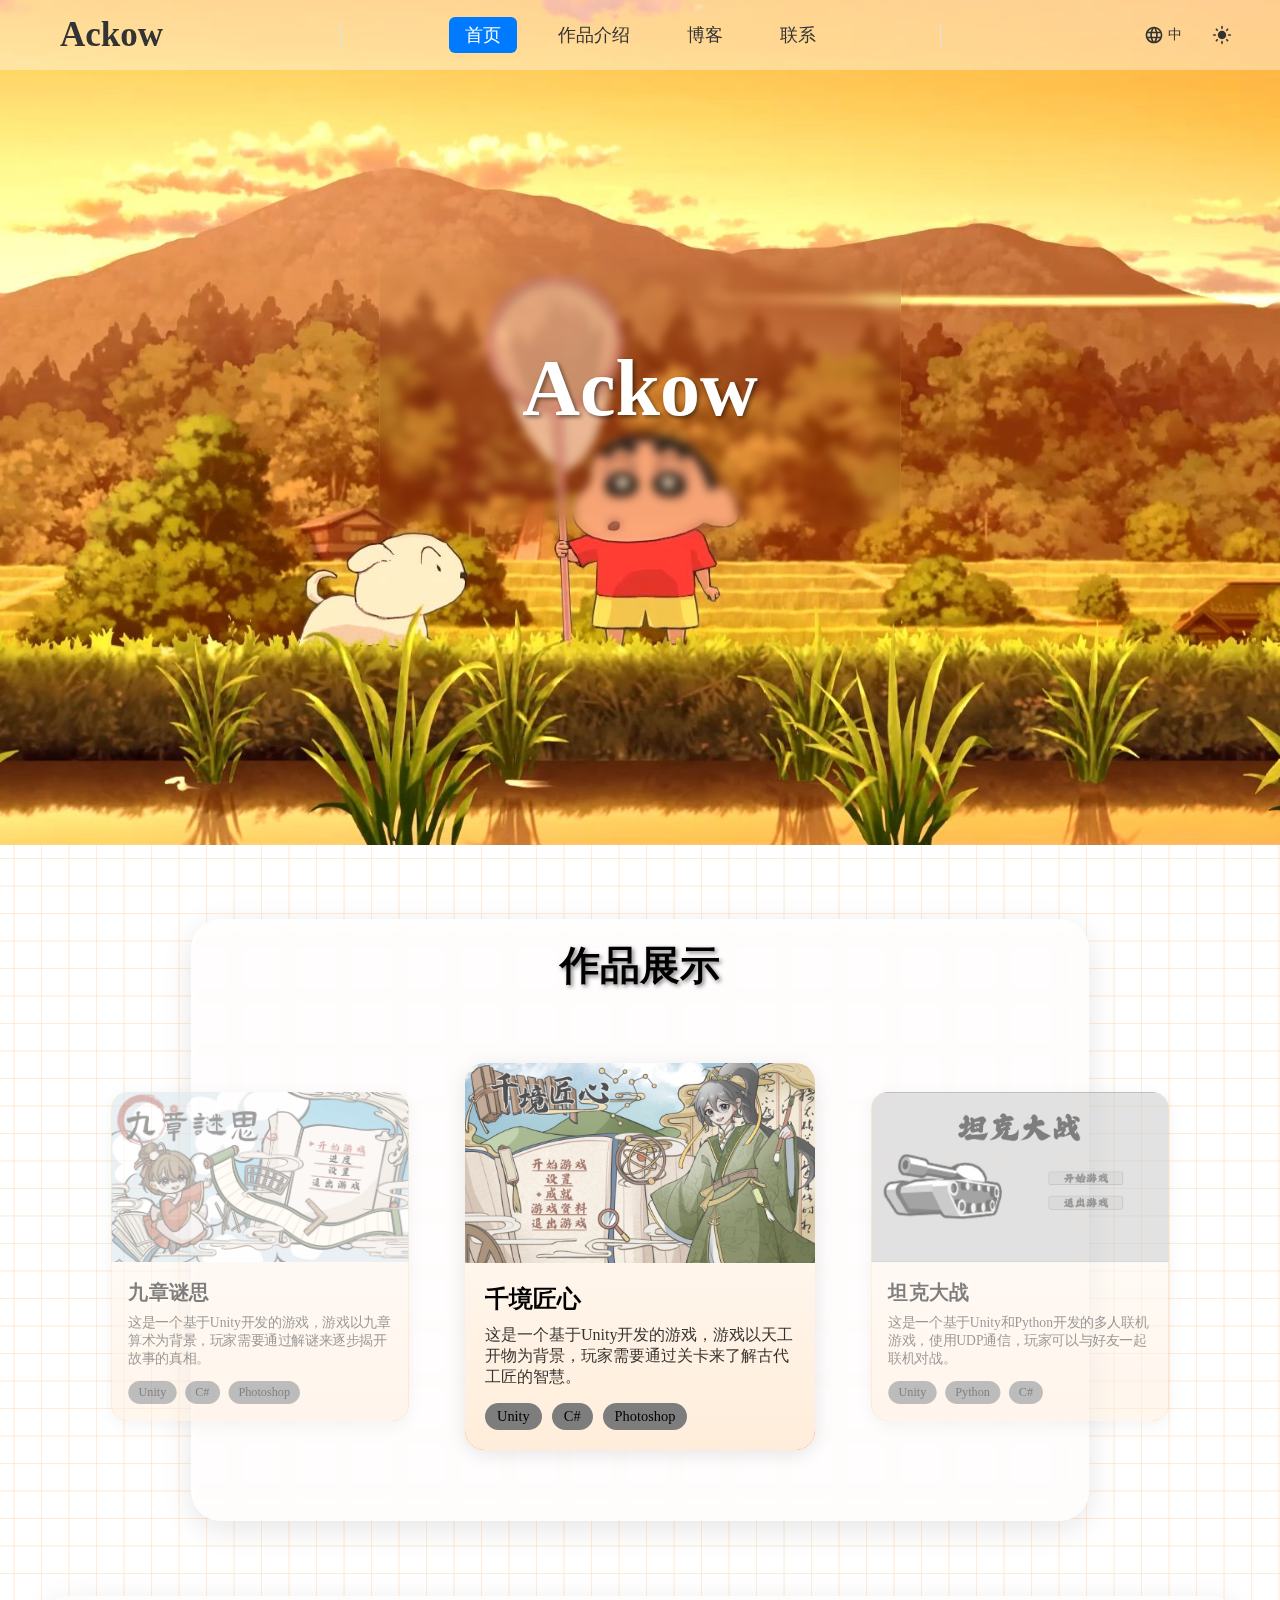
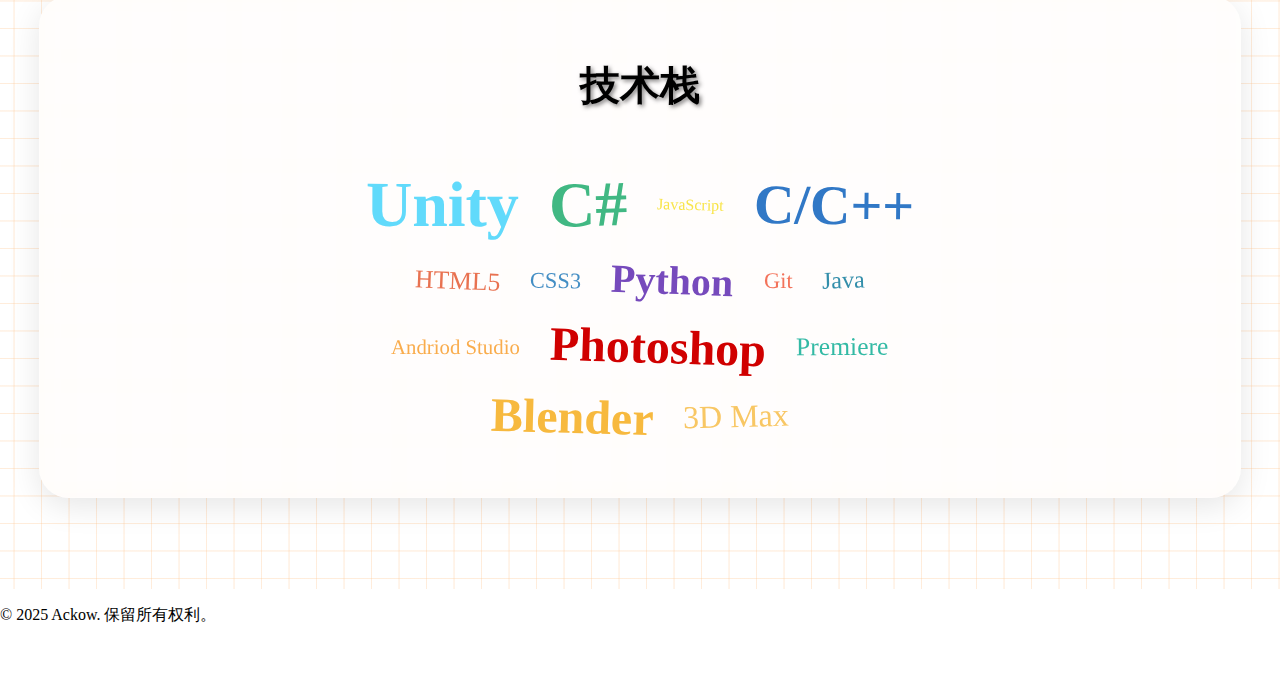
<file: index.html>
<!DOCTYPE html>
<html lang="zh">
<head>
    <meta charset="UTF-8">
    <meta name="viewport" content="width=device-width, initial-scale=1.0">
    <title>Ackow</title>
    <link rel="icon" type="image/x-icon" href="../assets/icons/favicon.ico">
    <link rel="stylesheet" href="/assets/css/main.css">
    <link rel="stylesheet" href="/assets/css/works.css">
    <link rel="stylesheet" href="/assets/css/tech.css">
    <link rel="stylesheet" href="/assets/css/article.css">
    <!-- 添加 Material Icons -->
    <link href="https://fonts.googleapis.com/icon?family=Material+Icons+Round" rel="stylesheet">
</head>
<body>
    <header>
        <div>
            <!-- 左侧 Logo -->
            <div class="logo-title">
                <span data-i18n="title">Ackow</span>
            </div>
            
            <!-- 分隔线 -->
            <div class="divider"></div>
            
            <!-- 中间导航 -->
            <nav>
                <ul>
                    <li><a href="index.html" class="active" data-i18n="nav.home">首页</a></li>
                    <li><a href="/assets/pages/works.html" data-i18n="nav.works">作品介绍</a></li>
                    <li><a href="http://blog.ackow.cn" target="_blank" data-i18n="nav.blog">博客</a></li>
                    <li><a href="/assets/pages/contact.html" data-i18n="nav.contact">联系</a></li>
                </ul>
            </nav>
            
            <!-- 分隔线 -->
            <div class="divider"></div>
            
            <!-- 右侧工具栏 -->
            <div class="tools">
                <button class="icon-button language-switch" title="Switch Language / 切换语言">
                    <span class="material-icons-round">language</span>
                    <span class="current-lang">中</span>
                </button>
                <button class="icon-button theme-switch" title="Switch Theme / 切换主题">
                    <span class="material-icons-round">light_mode</span>
                </button>
            </div>
        </div>
    </header>

    <div class="background-image" style="height: 100vh;">
        <div class="hero-content">
            <h1 class="hero-title" data-i18n="hero.title">Ackow</h1>
            <p class="hero-subtitle" data-i18n="hero.subtitle">用代码构建未来</p>
        </div>
    </div>

    <main>
        <div class="container">
            <!-- 作品展示部分 -->
            <section class="works-section">
                <h2 class="section-title" data-i18n="works.title">作品展示</h2>
                <div class="works-carousel">
                    <div class="works-container">
                        <!-- 卡片将由 JavaScript 动态生成 -->
                    </div>
                </div>
            </section>

            <!-- 技术栈部分 -->
            <section class="tech-section">
                <h2 class="section-title" data-i18n="tech.title">技术栈</h2>
                <div class="tech-list">

                </div>
            </section>
        </div>
        
    </main>

    <footer>
        <div class="footer-content">
            <div class="footer-section">
                <p class="copyright" data-i18n="footer.copyright">© 2025 Ackow. 保留所有权利。</p>
            </div>
        </div>
    </footer>

    <!-- 添加 JavaScript 文件 -->
    <script type="module" src="assets/js/main.js"></script>
</body>
</html>
</file>
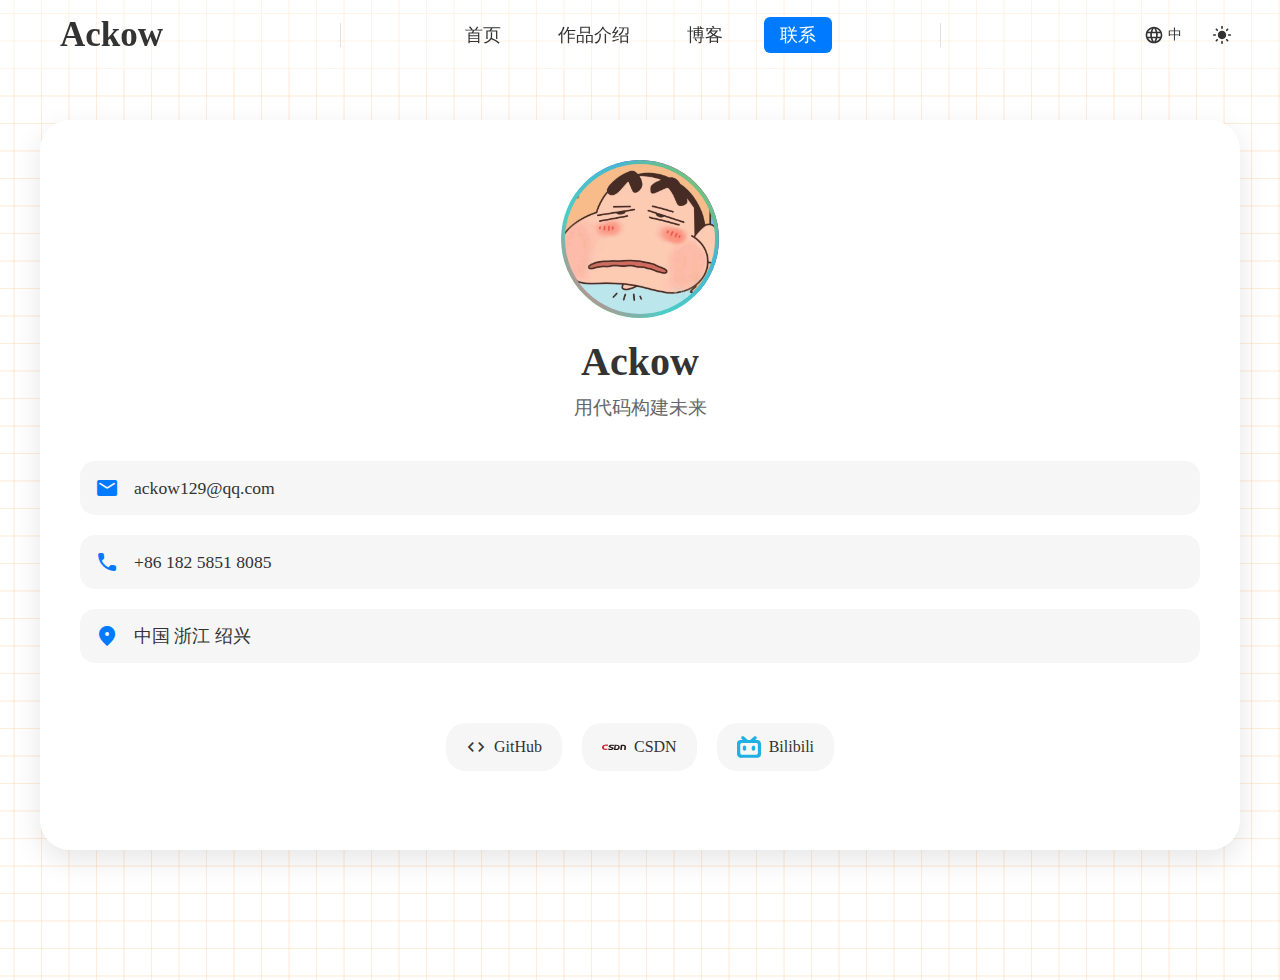
<file: contact.html>
<!DOCTYPE html>
<html lang="zh">
<head>
    <meta charset="UTF-8">
    <meta name="viewport" content="width=device-width, initial-scale=1.0">
    <title data-i18n="contact.title">联系我 - Ackow</title>
    <link rel="stylesheet" href="assets/css/main.css">
    <link rel="stylesheet" href="assets/css/contact.css">
    <link href="https://fonts.googleapis.com/icon?family=Material+Icons+Round" rel="stylesheet">
</head>
<body>
    <header>
        <div>
            <!-- 左侧 Logo -->
            <div class="logo-title">
                <span data-i18n="title">Ackow</span>
            </div>
            
            <!-- 分隔线 -->
            <div class="divider"></div>
            
            <!-- 中间导航 -->
            <nav>
                <ul>
                    <li><a href="index.html" data-i18n="nav.home">首页</a></li>
                    <li><a href="works.html" data-i18n="nav.works">作品介绍</a></li>
                    <li><a href="http://blog.ackow.cn" target="_blank" data-i18n="nav.blog">博客</a></li>
                    <li><a href="#" data-i18n="nav.contact" class="active">联系</a></li>
                </ul>
            </nav>
            
            <!-- 分隔线 -->
            <div class="divider"></div>
            
            <!-- 右侧工具栏 -->
            <div class="tools">
                <button class="icon-button language-switch" title="Switch Language / 切换语言">
                    <span class="material-icons-round">language</span>
                    <span class="current-lang">中</span>
                </button>
                <button class="icon-button theme-switch" title="Switch Theme / 切换主题">
                    <span class="material-icons-round">light_mode</span>
                </button>
            </div>
        </div>
    </header>

    <main class="container">
        <div class="contact-container">
            <div class="contact-panel">
                <div class="profile-section">
                    <div class="avatar">
                        <img src="assets/images/avatar.JPG" alt="Ackow">
                    </div>
                    <h1 class="name" data-i18n="contact.name">Ackow</h1>
                    <p class="signature" data-i18n="contact.signature">用代码构建未来</p>
                </div>
                
                <div class="contact-section">
                    <div class="contact-item">
                        <span class="material-icons-round">email</span>
                        <a href="mailto:ackow129@qq.com" data-i18n="contact.email">ackow129@qq.com</a>
                    </div>
                    <div class="contact-item">
                        <span class="material-icons-round">phone</span>
                        <a href="tel:+8618258518085" data-i18n="contact.phone">+86 182 5851 8085</a>
                    </div>
                    <div class="contact-item">
                        <span class="material-icons-round">location_on</span>
                        <span data-i18n="contact.location">中国 浙江 绍兴</span>
                    </div>
                </div>

                <div class="social-section">
                    <a href="https://github.com/Ackow" target="_blank" class="social-link">
                        <span class="material-icons-round">code</span>
                        <span data-i18n="contact.github">GitHub</span>
                    </a>
                    <a href="https://blog.csdn.net/ackow" target="_blank" class="social-link">
                        <img src="assets/images/csdn.svg" alt="CSDN" style="width: 24px; height: 24px;">
                        <span data-i18n="contact.twitter">CSDN</span>
                    </a>
                    <a href="https://space.bilibili.com/472858021" target="_blank" class="social-link">
                        <img src="assets/images/bilibili.svg" alt="bilibili" style="width: 24px; height: 24px;">
                        <span data-i18n="contact.linkedin">Bilibili</span>
                    </a>
                </div>
            </div>
        </div>
    </main>

    <script src="assets/js/main.js"></script>
</body>
</html>
</file>
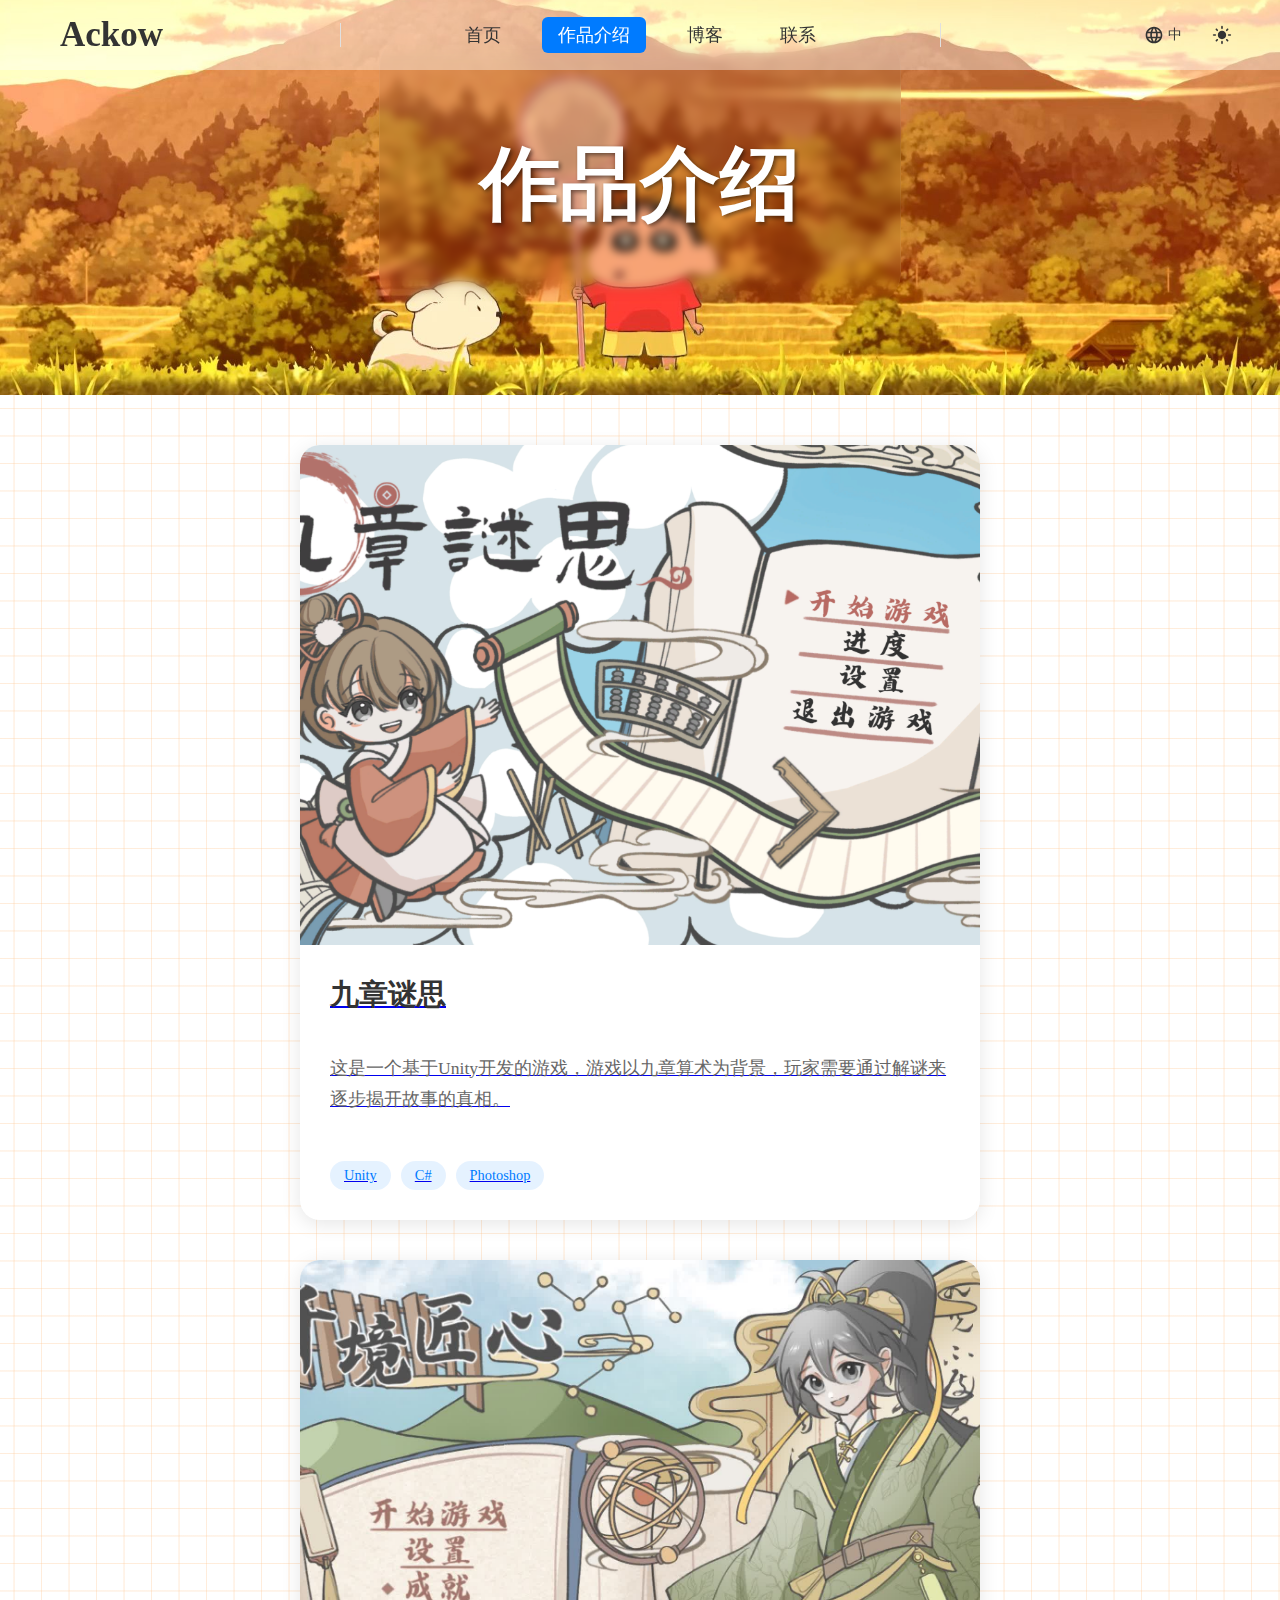
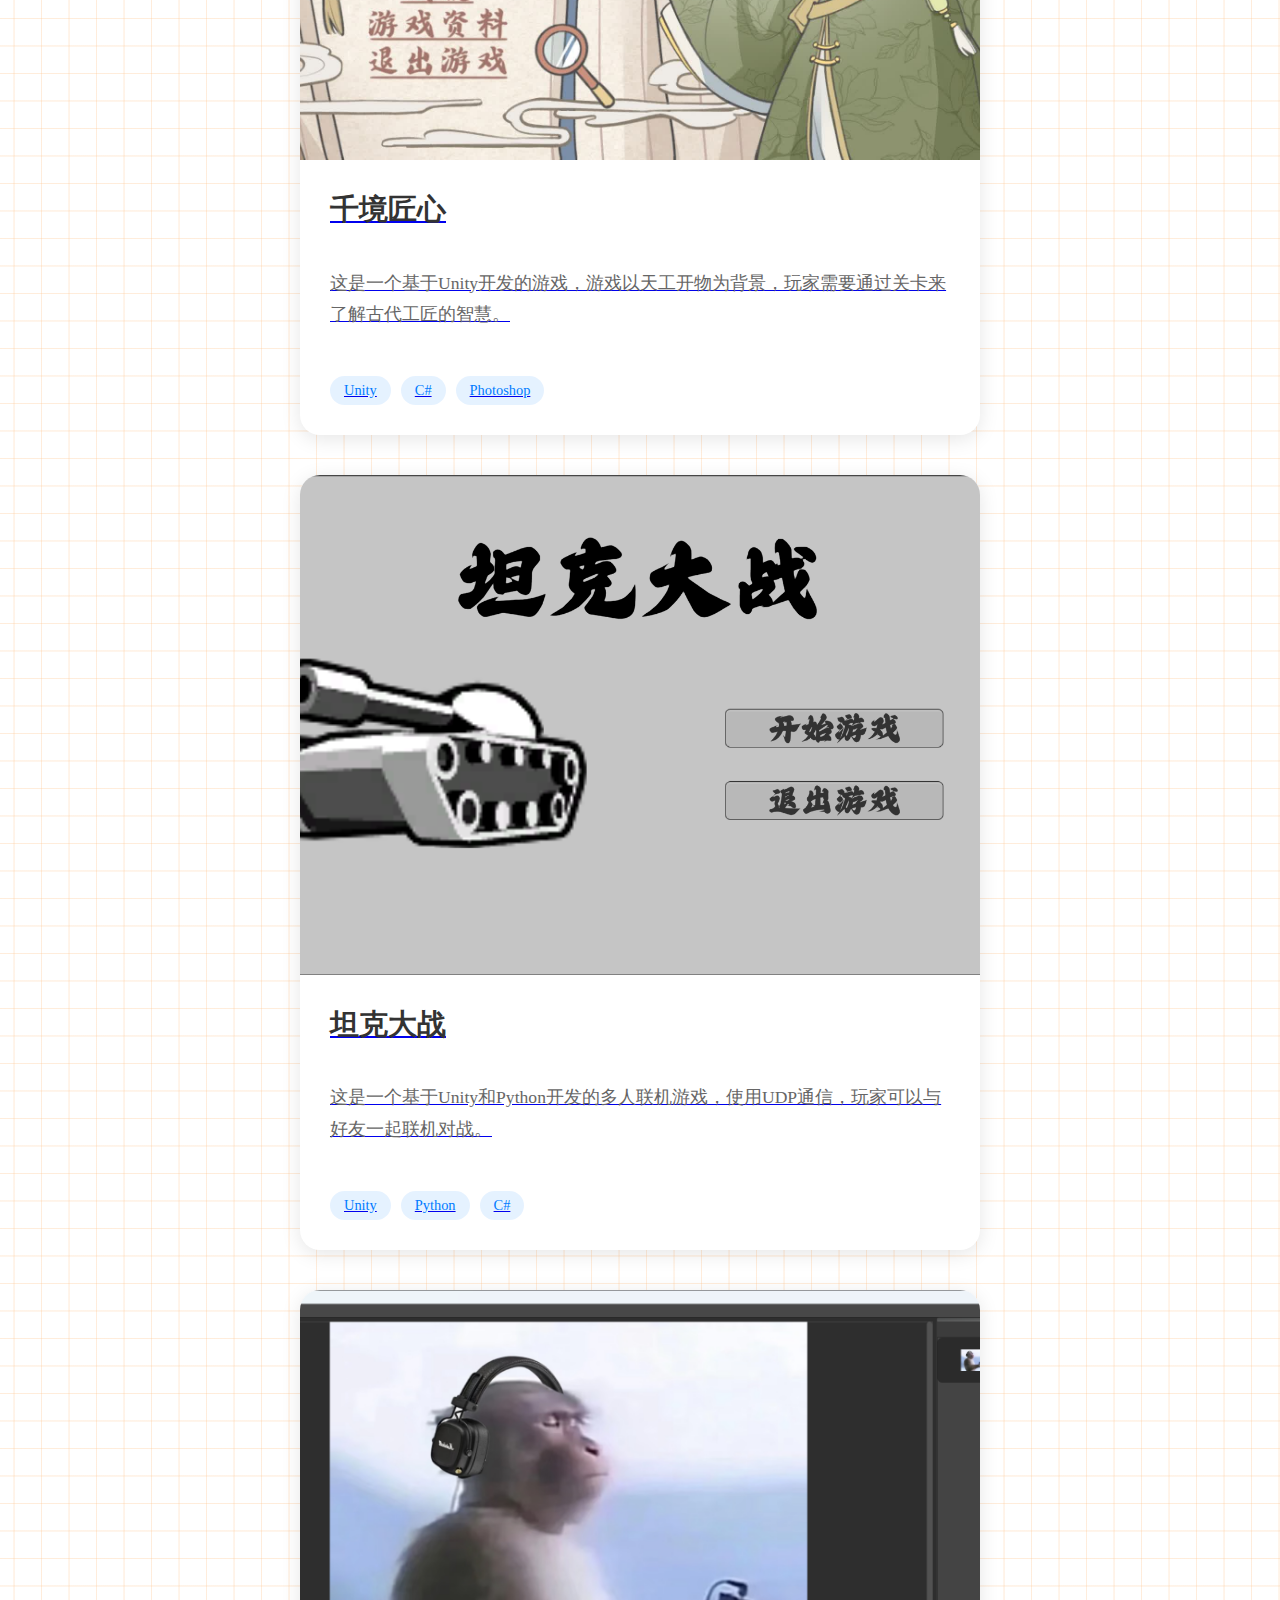
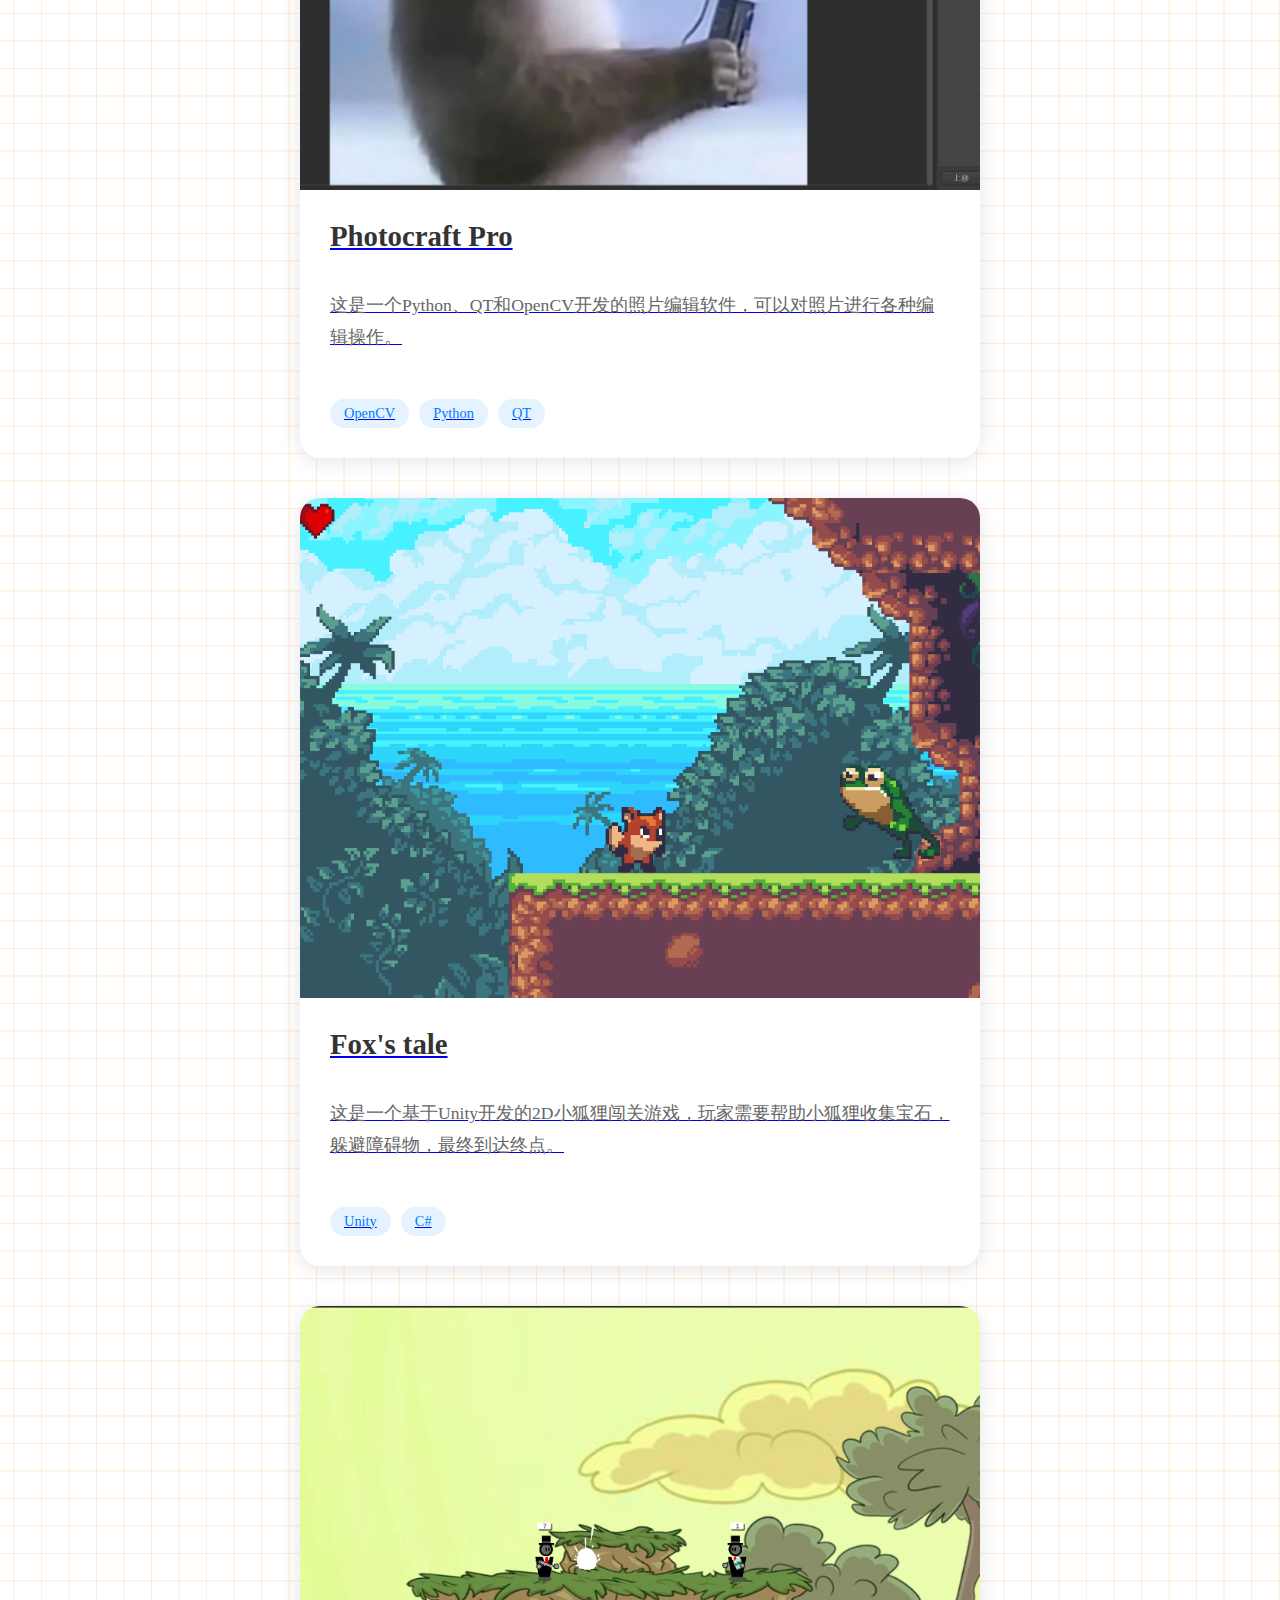
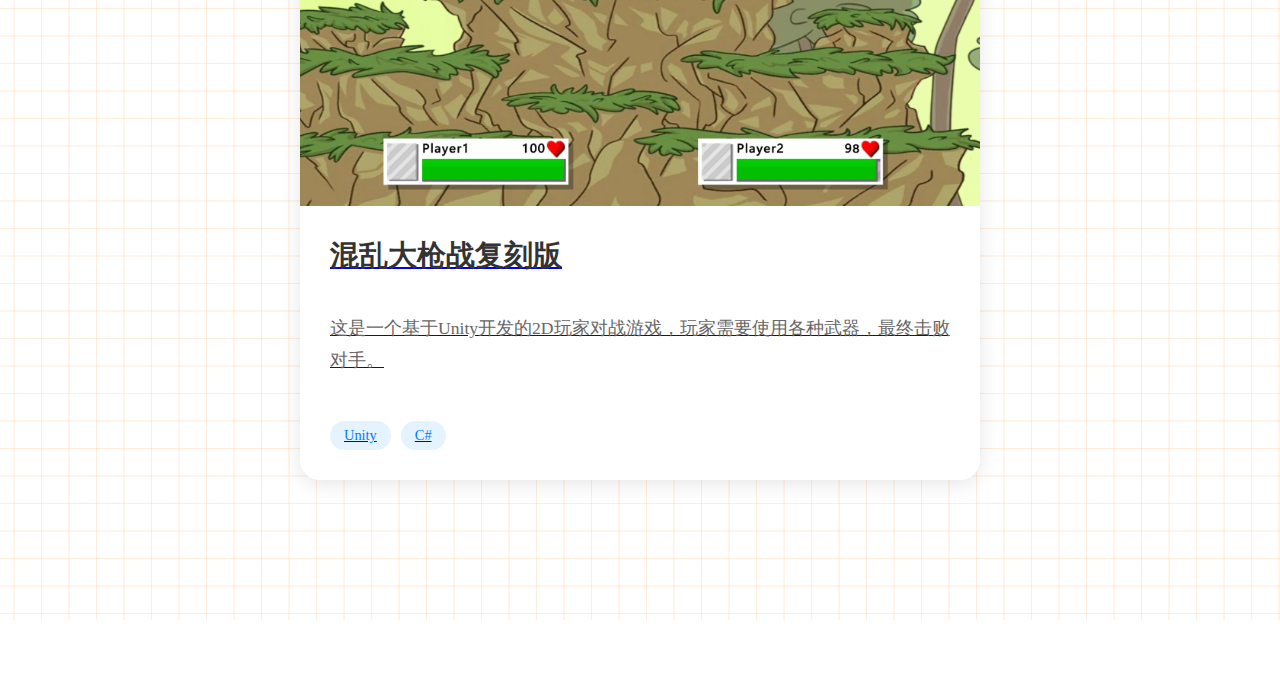
<file: works.html>
<!DOCTYPE html>
<html lang="zh">
<head>
    <meta charset="UTF-8">
    <meta name="viewport" content="width=device-width, initial-scale=1.0">
    <title data-i18n="works.title">作品介绍 - Ackow</title>
    <link rel="stylesheet" href="assets/css/main.css">
    <link rel="stylesheet" href="assets/css/works.css">
    <link href="https://fonts.googleapis.com/icon?family=Material+Icons+Round" rel="stylesheet">
</head>
<body>
    <header>
        <div>
            <!-- 左侧 Logo -->
            <div class="logo-title">
                <span data-i18n="title">Ackow</span>
            </div>
            
            <!-- 分隔线 -->
            <div class="divider"></div>
            
            <!-- 中间导航 -->
            <nav>
                <ul>
                    <li><a href="index.html" data-i18n="nav.home">首页</a></li>
                    <li><a href="works.html" data-i18n="nav.works" class="active">作品介绍</a></li>
                    <li><a href="http://blog.ackow.cn" target="_blank" data-i18n="nav.blog">博客</a></li>
                    <li><a href="contact.html" data-i18n="nav.contact">联系</a></li>
                </ul>
            </nav>
            
            <!-- 分隔线 -->
            <div class="divider"></div>
            
            <!-- 右侧工具栏 -->
            <div class="tools">
                <button class="icon-button language-switch" title="Switch Language / 切换语言">
                    <span class="material-icons-round">language</span>
                    <span class="current-lang">中</span>
                </button>
                <button class="icon-button theme-switch" title="Switch Theme / 切换主题">
                    <span class="material-icons-round">light_mode</span>
                </button>
            </div>
        </div>
    </header>

    <main>

        <div class="background-image" style="height: 50vh;">
            <div class="hero-content" >
                <h1 class="hero-title" data-i18n="works.headline">作品介绍</h1>
            </div>
        </div>
        <div class="container">
            <section class="article-list">
                <article class="article-card">
                    <div class="article-image">
                        <img src="assets/images/works/work01.png" alt="九章谜思">
                    </div>
                    <div class="article-content">
                        <h2 class="article-title">九章谜思</h2>
                        <p class="article-text">
                            《九章谜思》是一款以中国古代数学为背景的益智闯关类游戏。
                            玩家将扮演一位数学专业的学生，阅读九章算术时，
                            无意中竟穿越进入了书中世界。为了成功离开这个神秘世界，
                            玩家需要通过三个关卡，关卡中的种种谜题则需巧妙运用古代数学知识来解决。
                        </p>
                        <div class="article-tags">
                            <span class="article-tag">Unity</span>
                            <span class="article-tag">C#</span>
                            <span class="article-tag">Photoshop</span>
                        </div>
                    </div>
                </article>
                <article class="article-card">
                    <div class="article-image">
                        <img src="assets/images/works/work02.jpeg" alt="千境匠心">
                    </div>
                    <div class="article-content">
                        <h2 class="article-title">千境匠心</h2>
                        <p class="article-text">
                            玩家在本游戏中扮演一名现代文物修复师，在故宫修复《天工开物》明代抄本时，意外触
                            发书页间的机关。古籍中的“投壶图” “纸鸢式” “水转连磨”突然立体化为悬浮全息投影，
                            将玩家吸入泛黄的宣纸世界——「千境工坊」 。
                        </p>
                        <div class="article-tags">
                            <span class="article-tag">Unity</span>
                            <span class="article-tag">C#</span>
                            <span class="article-tag">Photoshop</span>
                        </div>
                    </div>
                </article>
                <article class="article-card">
                    <div class="article-image">
                        <img src="assets/images/works/work03.png" alt="坦克大战">
                    </div>
                    <div class="article-content">
                        <h2 class="article-title">坦克大战</h2>
                        <p class="article-text">
                            这是一个基于Unity和Python开发的多人联机游戏，
                            复刻于游戏坦克动荡，在此基础上使用UDP通信，
                            玩家可以与好友一起联机对战。
                        </p>
                        <div class="article-tags">
                            <span class="article-tag">Unity</span>
                            <span class="article-tag">C#</span>
                            <span class="article-tag">Python</span>
                        </div>
                    </div>
                </article>
            </section>
        </div>
    </main>

    <script src="assets/js/main.js"></script>
</body>
</html>
</file>
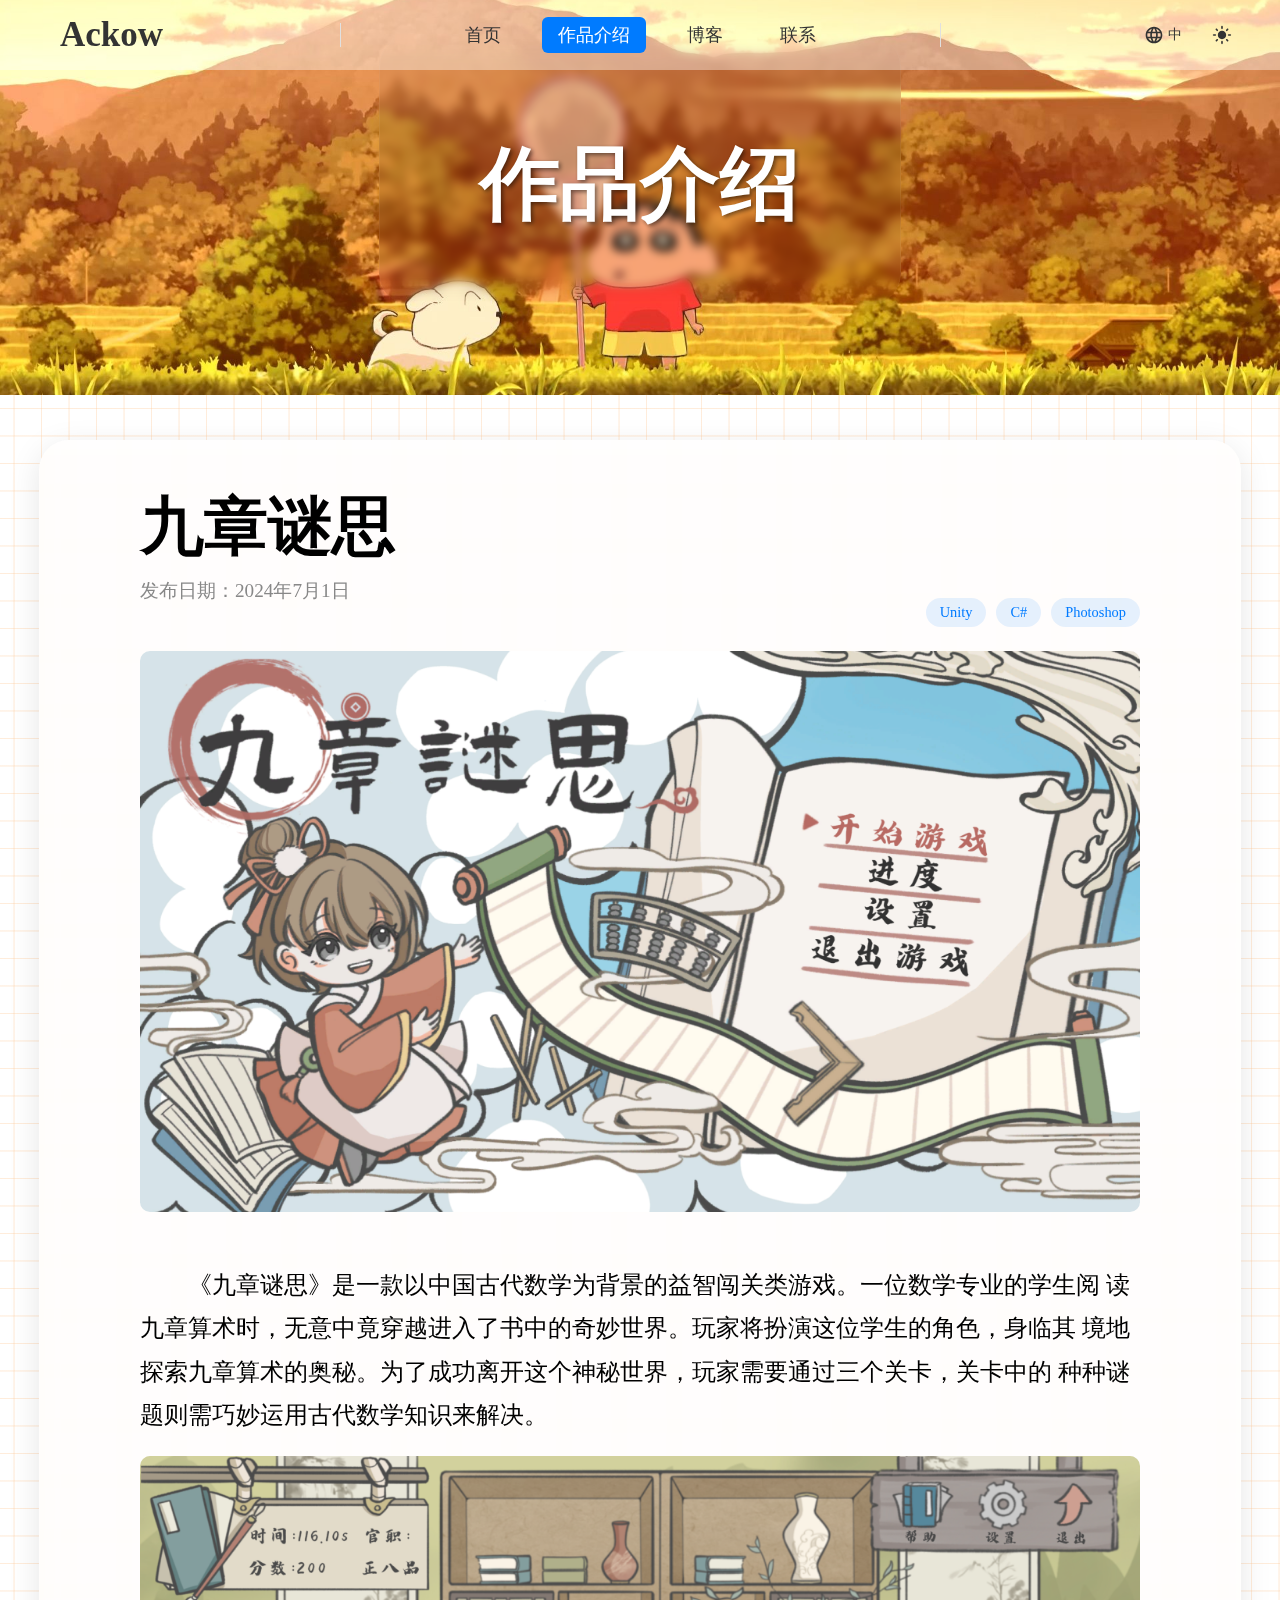
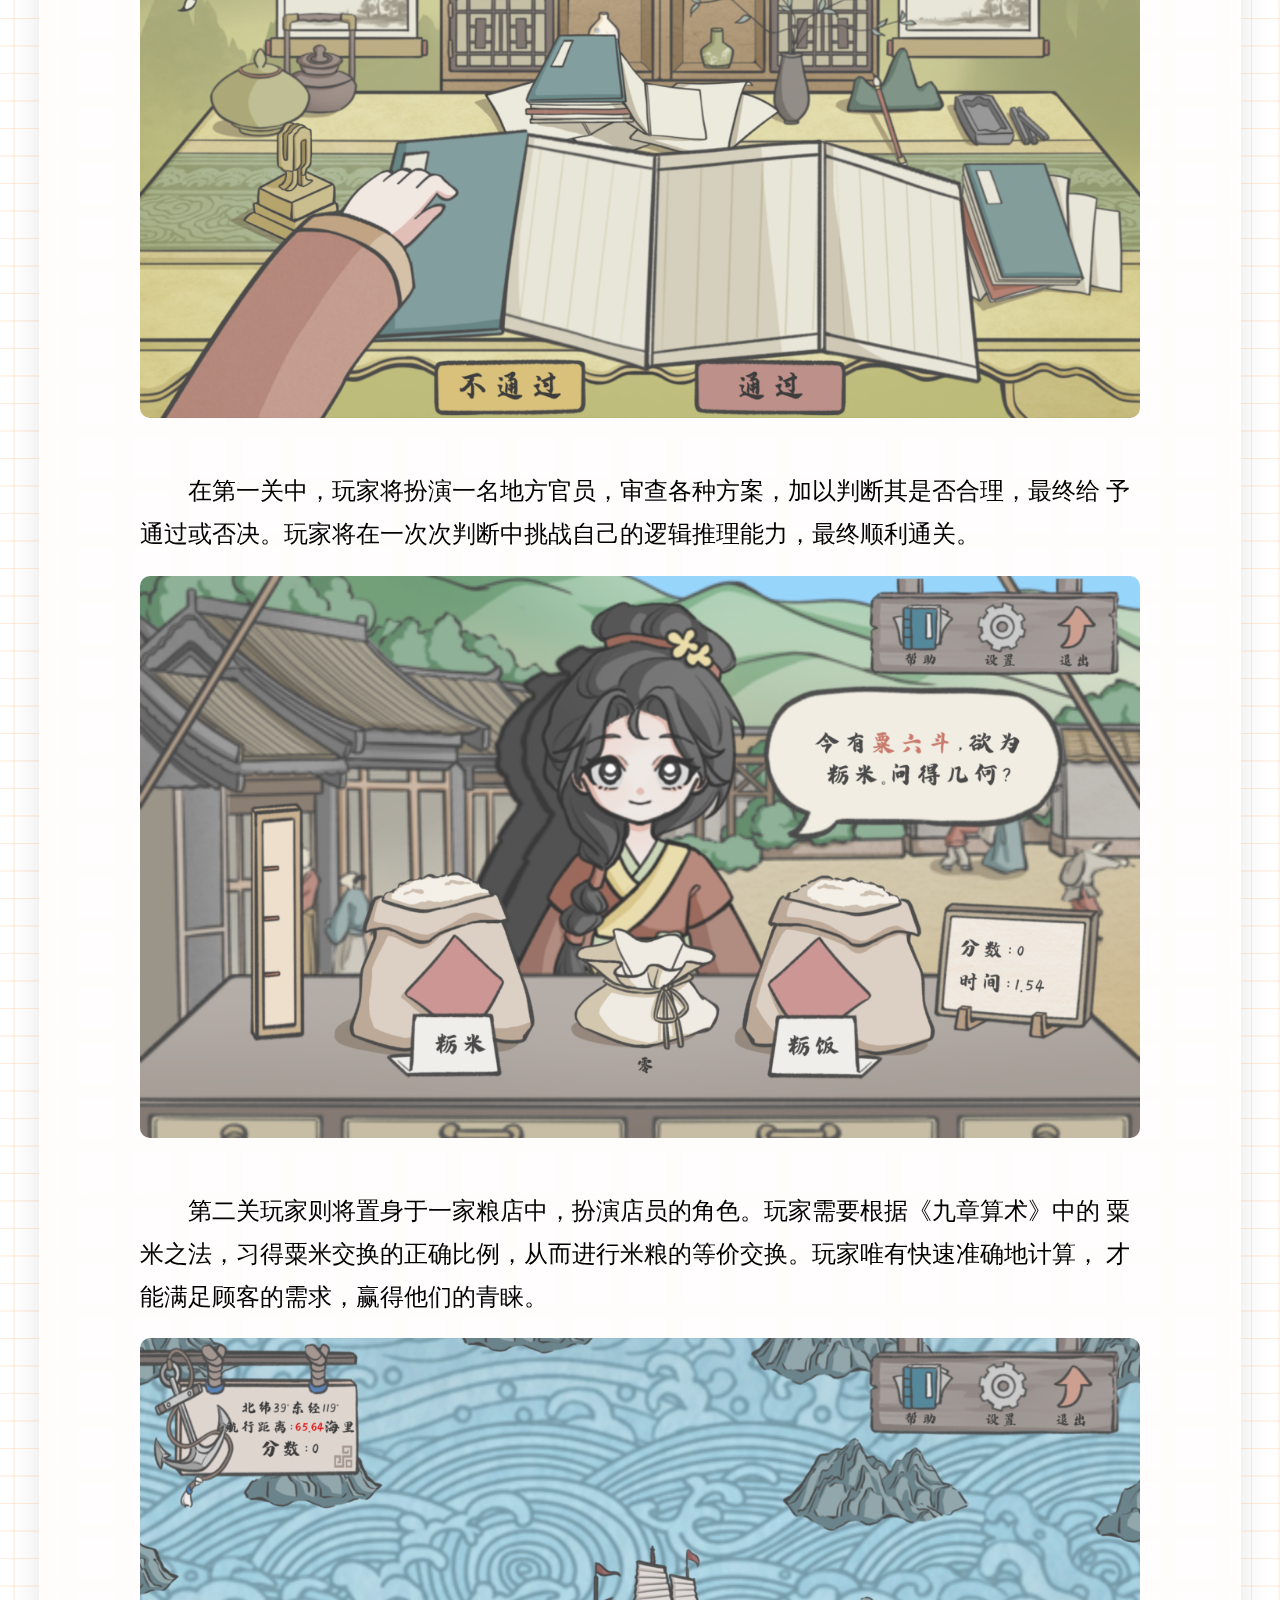
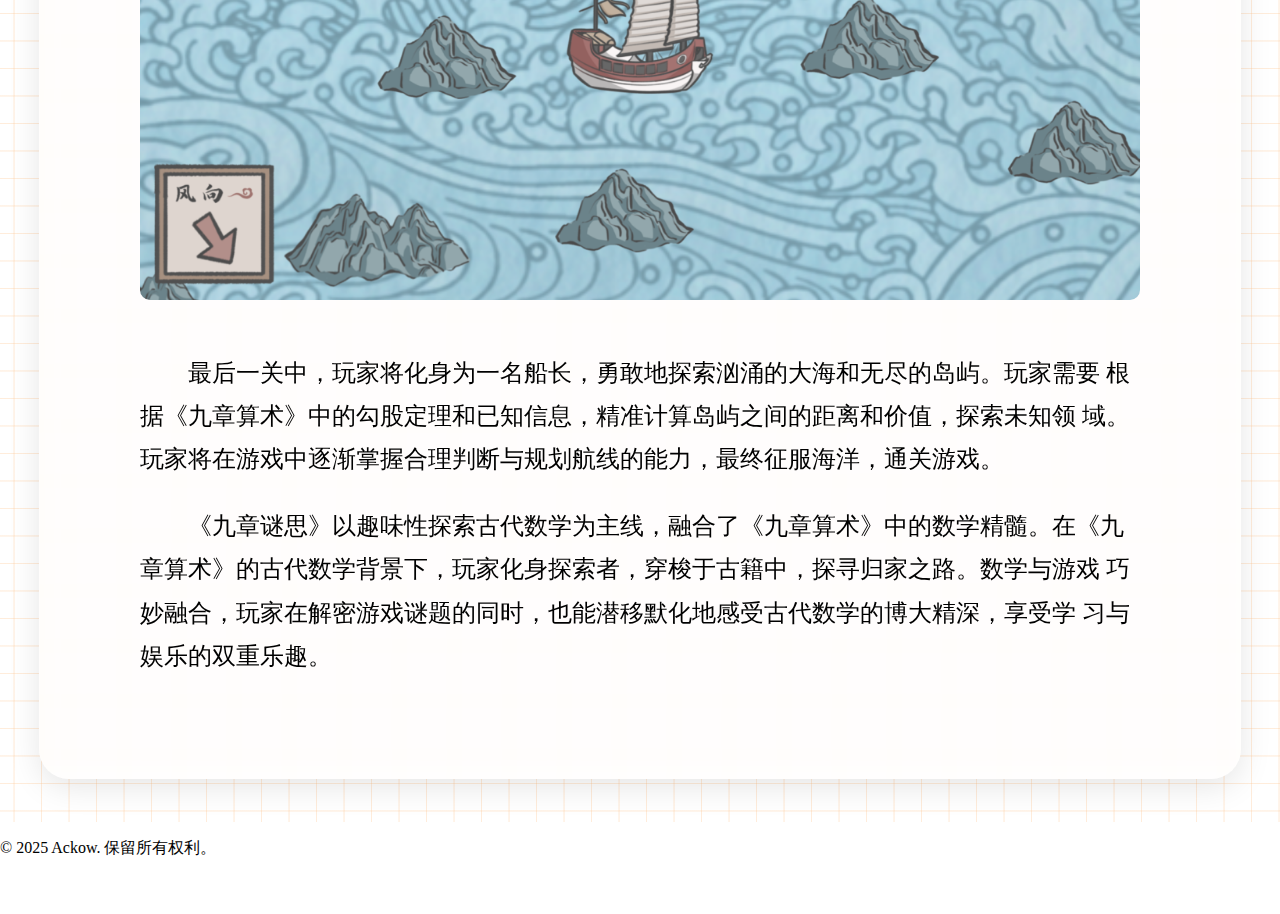
<file: pages/article_01.html>
<!DOCTYPE html>
<html lang="zh">
<head>
    <meta charset="UTF-8">
    <meta name="viewport" content="width=device-width, initial-scale=1.0">
    <title>Ackow - 九章谜思</title>
    <link rel="stylesheet" href="../assets/css/main.css">
    <link rel="stylesheet" href="../assets/css/works.css">
    <link rel="stylesheet" href="../assets/css/article.css">
    <link href="https://fonts.googleapis.com/icon?family=Material+Icons+Round" rel="stylesheet">
</head>
<body>
    <header>
        <div>
            <!-- 左侧 Logo -->
            <div class="logo-title">
                <span data-i18n="title">Ackow</span>
            </div>
            
            <!-- 分隔线 -->
            <div class="divider"></div>
            
            <!-- 中间导航 -->
            <nav>
                <ul>
                    <li><a href="../index.html" data-i18n="nav.home">首页</a></li>
                    <li><a href="works.html" data-i18n="nav.works" class="active">作品介绍</a></li>
                    <li><a href="http://blog.ackow.cn" target="_blank" data-i18n="nav.blog">博客</a></li>
                    <li><a href="contact.html" data-i18n="nav.contact">联系</a></li>
                </ul>
            </nav>
            
            <!-- 分隔线 -->
            <div class="divider"></div>
            
            <!-- 右侧工具栏 -->
            <div class="tools">
                <button class="icon-button language-switch" title="Switch Language / 切换语言">
                    <span class="material-icons-round">language</span>
                    <span class="current-lang">中</span>
                </button>
                <button class="icon-button theme-switch" title="Switch Theme / 切换主题">
                    <span class="material-icons-round">light_mode</span>
                </button>
            </div>
        </div>
    </header>

    <main>
        <div class="background-image" style="height: 50vh;">
            <div class="hero-content" >
                <h1 class="hero-title" data-i18n="works.headline">作品介绍</h1>
            </div>
        </div>
        
        <div class="container" style="padding: 5vh 0;">
            <section class="article-section">
                <article class="article-detail">
                    <h1 class="article-detail-title">九章谜思</h1>
                    <div class="article-meta">
                        <span class="article-date">发布日期：2024年7月1日</span>
                        <span class="article-tags">
                            <span class="article-tag">Unity</span>
                            <span class="article-tag">C#</span>
                            <span class="article-tag">Photoshop</span>
                        </span>
                    </div>
                
                    <div class="article-detail-content">
                        <div class="article-detail-image">
                            <img src="../assets/images/works/work01.png" alt="九章谜思">
                        </div>
                        <p>&nbsp;&nbsp;&nbsp;&nbsp;&nbsp;&nbsp;&nbsp;&nbsp;《九章谜思》是一款以中国古代数学为背景的益智闯关类游戏。一位数学专业的学生阅
                        读九章算术时，无意中竟穿越进入了书中的奇妙世界。玩家将扮演这位学生的角色，身临其
                        境地探索九章算术的奥秘。为了成功离开这个神秘世界，玩家需要通过三个关卡，关卡中的
                        种种谜题则需巧妙运用古代数学知识来解决。</p>
                        <div class="article-detail-image">
                            <img src="../assets/images/article/0101.png" alt="九章谜思">
                        </div>
                        <p>&nbsp;&nbsp;&nbsp;&nbsp;&nbsp;&nbsp;&nbsp;&nbsp;在第一关中，玩家将扮演一名地方官员，审查各种方案，加以判断其是否合理，最终给
                        予通过或否决。玩家将在一次次判断中挑战自己的逻辑推理能力，最终顺利通关。</p>
                        <div class="article-detail-image">
                            <img src="../assets/images/article/0102.png" alt="九章谜思">
                        </div>
                        <p>&nbsp;&nbsp;&nbsp;&nbsp;&nbsp;&nbsp;&nbsp;&nbsp;第二关玩家则将置身于一家粮店中，扮演店员的角色。玩家需要根据《九章算术》中的
                        粟米之法，习得粟米交换的正确比例，从而进行米粮的等价交换。玩家唯有快速准确地计算，
                        才能满足顾客的需求，赢得他们的青睐。</p>
                        <div class="article-detail-image">
                            <img src="../assets/images/article/0103.png" alt="九章谜思">
                        </div>
                        <p>&nbsp;&nbsp;&nbsp;&nbsp;&nbsp;&nbsp;&nbsp;&nbsp;最后一关中，玩家将化身为一名船长，勇敢地探索汹涌的大海和无尽的岛屿。玩家需要
                        根据《九章算术》中的勾股定理和已知信息，精准计算岛屿之间的距离和价值，探索未知领
                        域。玩家将在游戏中逐渐掌握合理判断与规划航线的能力，最终征服海洋，通关游戏。</p>
                        <p>&nbsp;&nbsp;&nbsp;&nbsp;&nbsp;&nbsp;&nbsp;&nbsp;《九章谜思》以趣味性探索古代数学为主线，融合了《九章算术》中的数学精髓。在《九
                        章算术》的古代数学背景下，玩家化身探索者，穿梭于古籍中，探寻归家之路。数学与游戏
                        巧妙融合，玩家在解密游戏谜题的同时，也能潜移默化地感受古代数学的博大精深，享受学
                        习与娱乐的双重乐趣。
                        </p>
                    </div>
                </article>
            </section>
            
            
        </div>
    </main>

    <footer>
        <div class="footer-content">
            <div class="footer-section">
                <p class="copyright" data-i18n="footer.copyright">© 2025 Ackow. 保留所有权利。</p>
            </div>
        </div>
    </footer>

    <script src="../assets/js/main.js"></script>
</body>
</html>
</file>
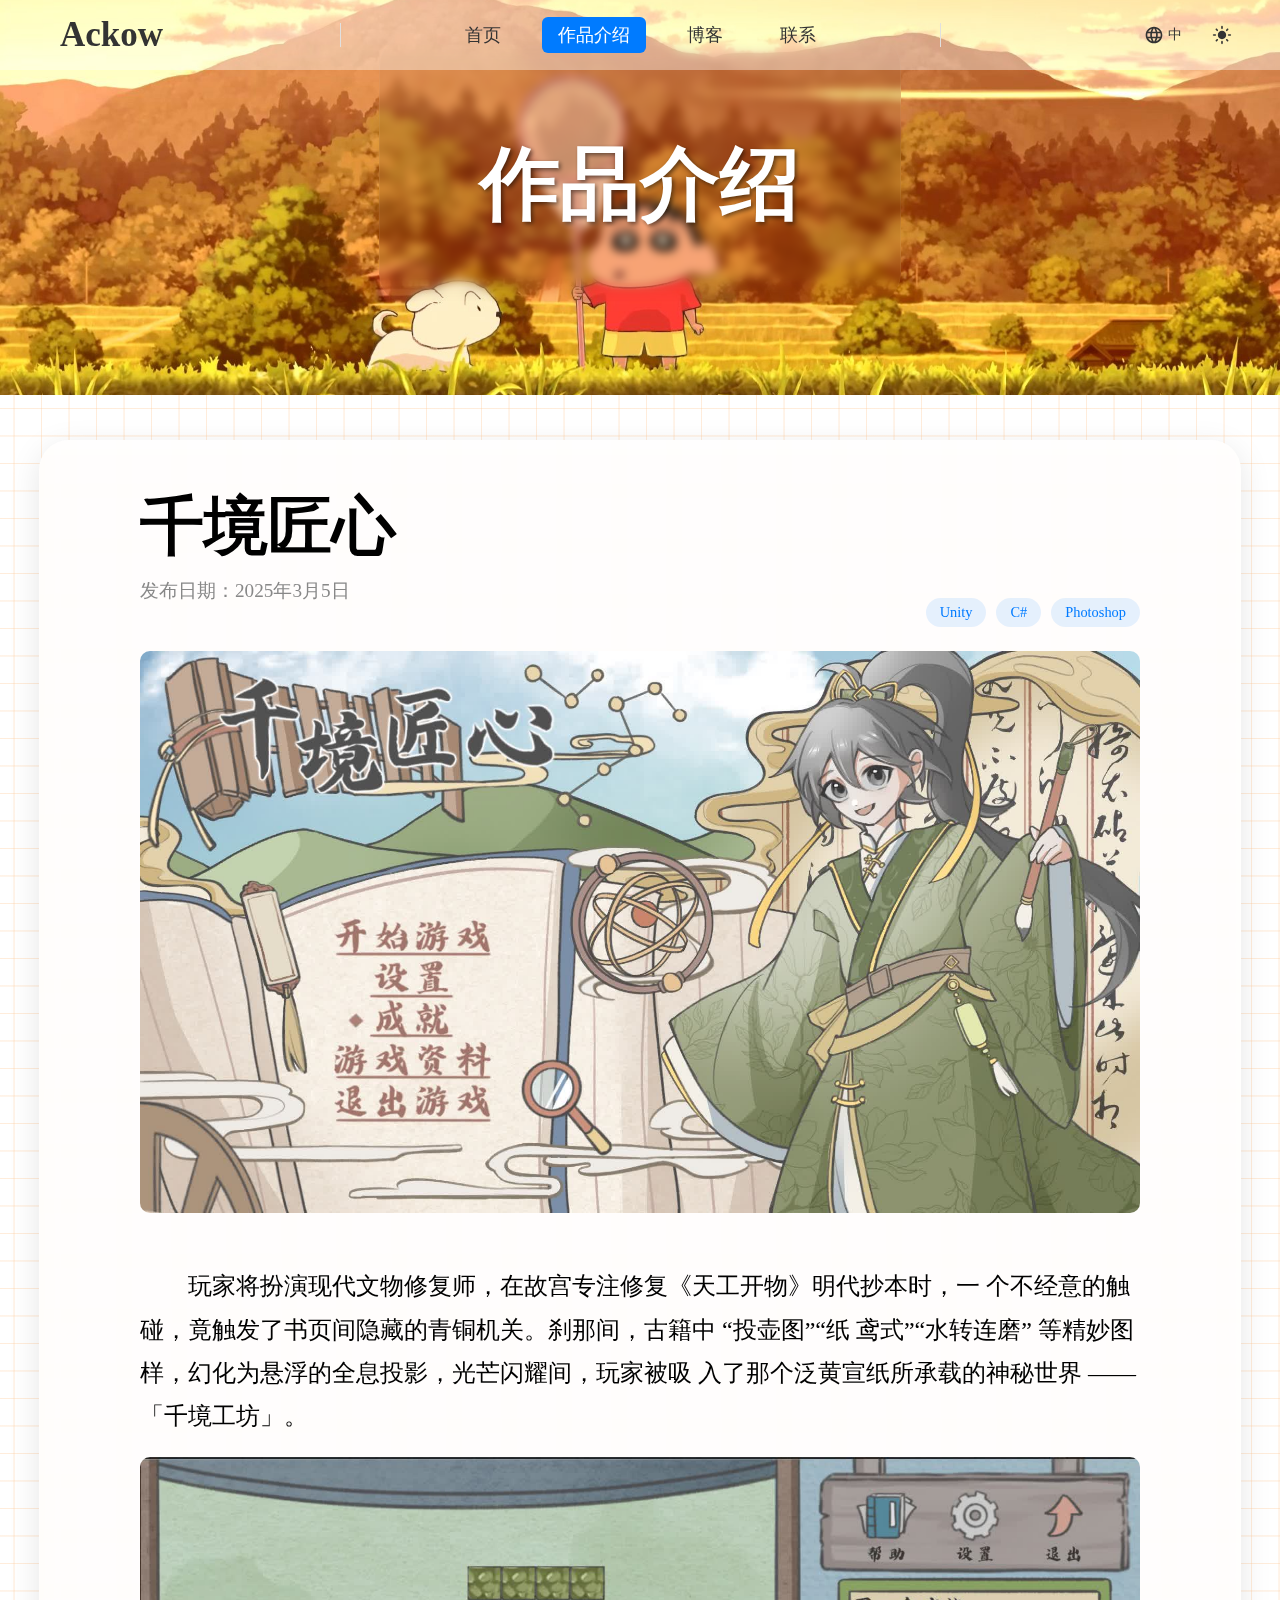
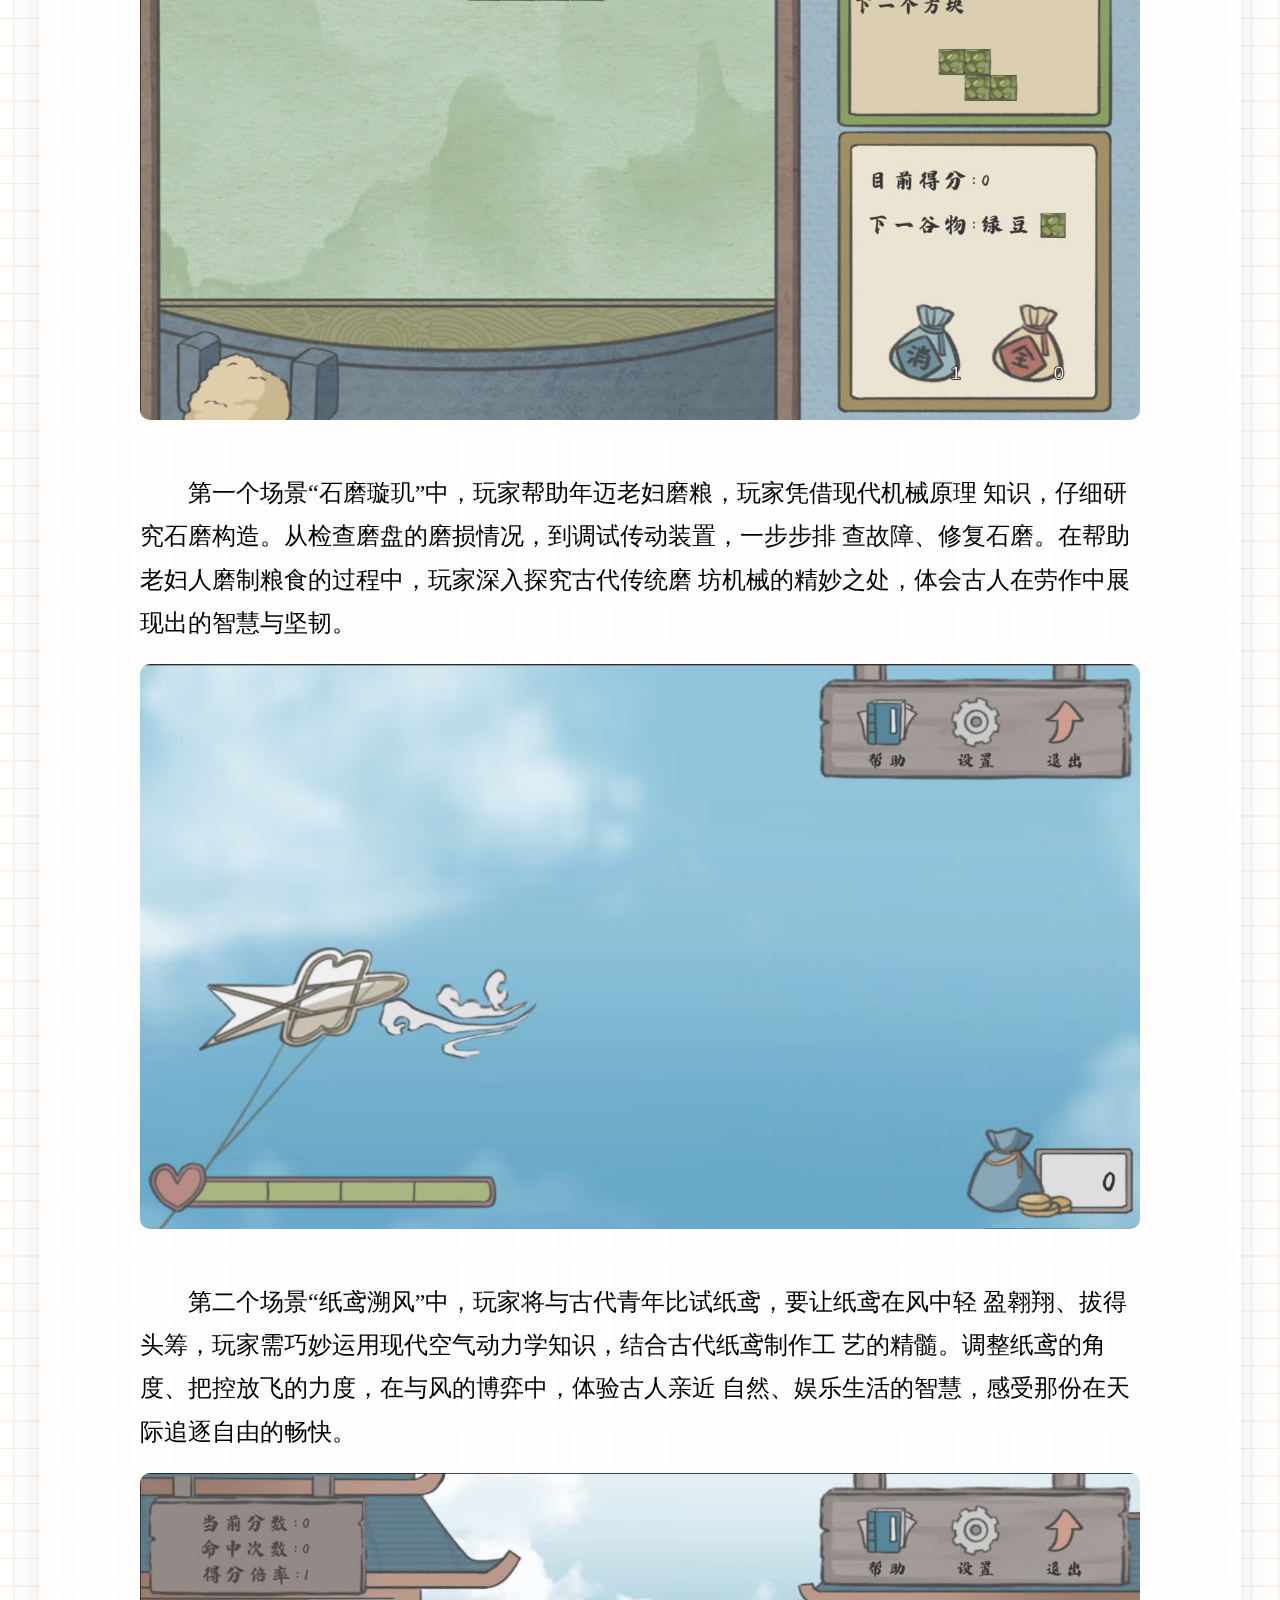
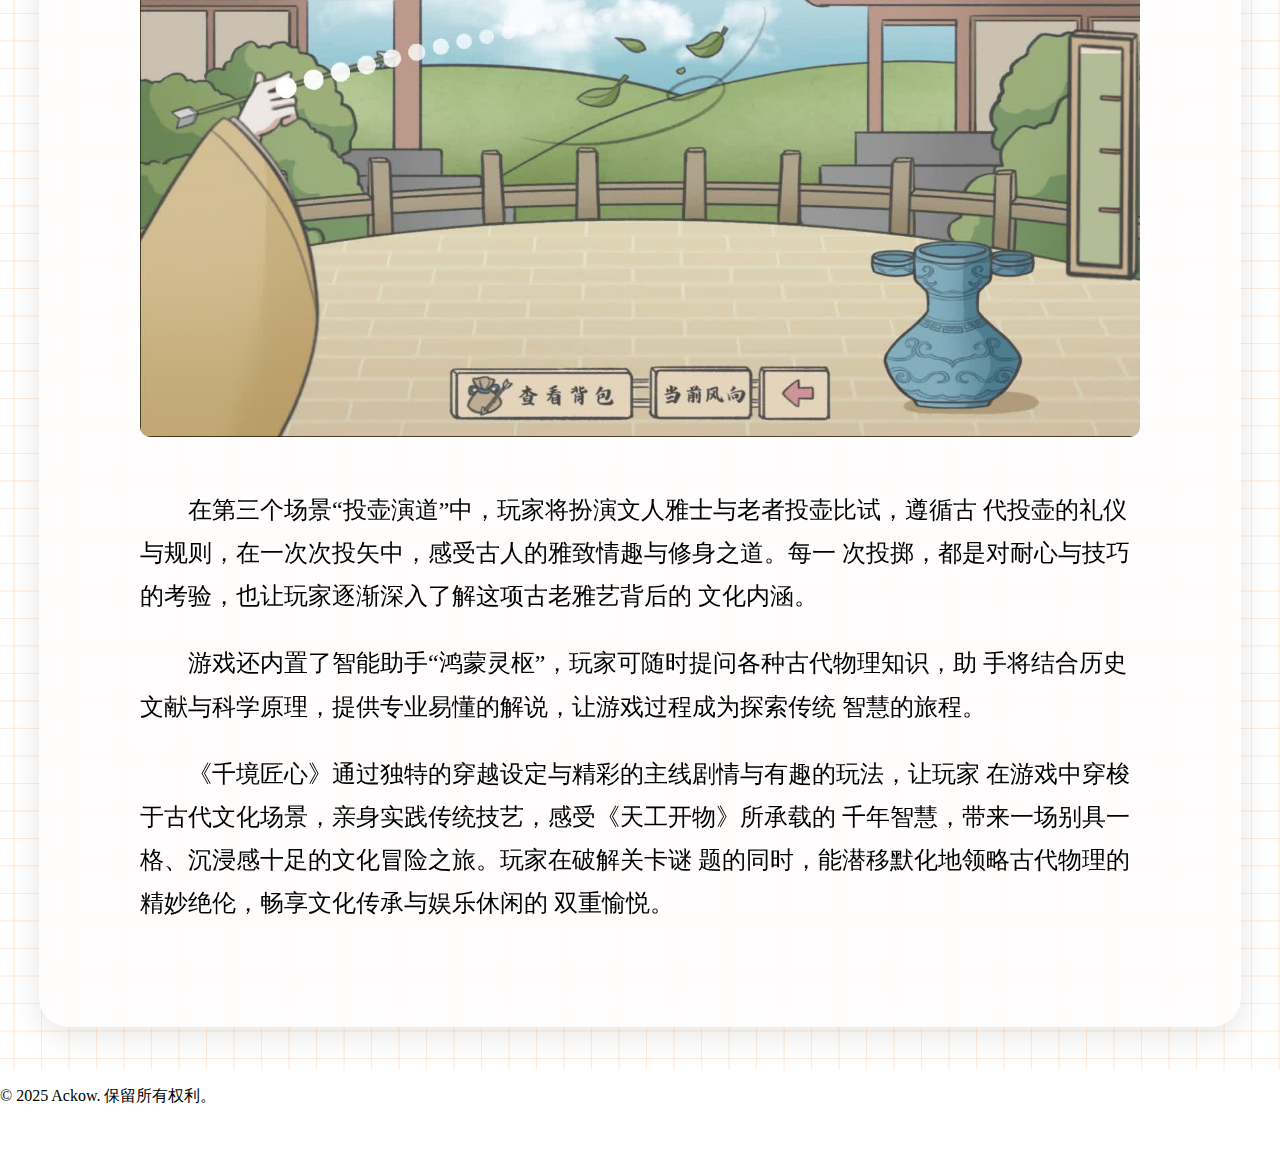
<file: pages/article_02.html>
<!DOCTYPE html>
<html lang="zh">
<head>
    <meta charset="UTF-8">
    <meta name="viewport" content="width=device-width, initial-scale=1.0">
    <title>Ackow - 千境匠心</title>
    <link rel="stylesheet" href="../assets/css/main.css">
    <link rel="stylesheet" href="../assets/css/works.css">
    <link rel="stylesheet" href="../assets/css/article.css">
    <link href="https://fonts.googleapis.com/icon?family=Material+Icons+Round" rel="stylesheet">
</head>
<body>
    <header>
        <div>
            <!-- 左侧 Logo -->
            <div class="logo-title">
                <span data-i18n="title">Ackow</span>
            </div>
            
            <!-- 分隔线 -->
            <div class="divider"></div>
            
            <!-- 中间导航 -->
            <nav>
                <ul>
                    <li><a href="../index.html" data-i18n="nav.home">首页</a></li>
                    <li><a href="works.html" data-i18n="nav.works" class="active">作品介绍</a></li>
                    <li><a href="http://blog.ackow.cn" target="_blank" data-i18n="nav.blog">博客</a></li>
                    <li><a href="contact.html" data-i18n="nav.contact">联系</a></li>
                </ul>
            </nav>
            
            <!-- 分隔线 -->
            <div class="divider"></div>
            
            <!-- 右侧工具栏 -->
            <div class="tools">
                <button class="icon-button language-switch" title="Switch Language / 切换语言">
                    <span class="material-icons-round">language</span>
                    <span class="current-lang">中</span>
                </button>
                <button class="icon-button theme-switch" title="Switch Theme / 切换主题">
                    <span class="material-icons-round">light_mode</span>
                </button>
            </div>
        </div>
    </header>

    <main>
        <div class="background-image" style="height: 50vh;">
            <div class="hero-content" >
                <h1 class="hero-title" data-i18n="works.headline">作品介绍</h1>
            </div>
        </div>
        
        <div class="container" style="padding: 5vh 0;">
            <section class="article-section">
                <article class="article-detail">
                    <h1 class="article-detail-title">千境匠心</h1>
                    <div class="article-meta">
                        <span class="article-date">发布日期：2025年3月5日</span>
                        <span class="article-tags">
                            <span class="article-tag">Unity</span>
                            <span class="article-tag">C#</span>
                            <span class="article-tag">Photoshop</span>
                        </span>
                    </div>
                
                    <div class="article-detail-content">
                        <div class="article-detail-image">
                            <img src="../assets/images/works/work02.jpeg" alt="千境匠心">
                        </div>
                        <p>&nbsp;&nbsp;&nbsp;&nbsp;&nbsp;&nbsp;&nbsp;&nbsp;玩家将扮演现代文物修复师，在故宫专注修复《天工开物》明代抄本时，一
                        个不经意的触碰，竟触发了书页间隐藏的青铜机关。刹那间，古籍中 “投壶图”“纸
                        鸢式”“水转连磨” 等精妙图样，幻化为悬浮的全息投影，光芒闪耀间，玩家被吸
                        入了那个泛黄宣纸所承载的神秘世界 ——「千境工坊」。</p>
                        <div class="article-detail-image">
                            <img src="../assets/images/article/0201.jpeg" alt="千境匠心">
                        </div>
                        <p>&nbsp;&nbsp;&nbsp;&nbsp;&nbsp;&nbsp;&nbsp;&nbsp;第一个场景“石磨璇玑”中，玩家帮助年迈老妇磨粮，玩家凭借现代机械原理
                            知识，仔细研究石磨构造。从检查磨盘的磨损情况，到调试传动装置，一步步排
                            查故障、修复石磨。在帮助老妇人磨制粮食的过程中，玩家深入探究古代传统磨
                            坊机械的精妙之处，体会古人在劳作中展现出的智慧与坚韧。</p>
                        <div class="article-detail-image">
                            <img src="../assets/images/article/0202.jpeg" alt="千境匠心">
                        </div>
                        <p>&nbsp;&nbsp;&nbsp;&nbsp;&nbsp;&nbsp;&nbsp;&nbsp;第二个场景“纸鸢溯风”中，玩家将与古代青年比试纸鸢，要让纸鸢在风中轻
                        盈翱翔、拔得头筹，玩家需巧妙运用现代空气动力学知识，结合古代纸鸢制作工
                        艺的精髓。调整纸鸢的角度、把控放飞的力度，在与风的博弈中，体验古人亲近
                        自然、娱乐生活的智慧，感受那份在天际追逐自由的畅快。</p>
                        <div class="article-detail-image">
                            <img src="../assets/images/article/0203.jpeg" alt="千境匠心">
                        </div>
                        <p>&nbsp;&nbsp;&nbsp;&nbsp;&nbsp;&nbsp;&nbsp;&nbsp;在第三个场景“投壶演道”中，玩家将扮演文人雅士与老者投壶比试，遵循古
                        代投壶的礼仪与规则，在一次次投矢中，感受古人的雅致情趣与修身之道。每一
                        次投掷，都是对耐心与技巧的考验，也让玩家逐渐深入了解这项古老雅艺背后的
                        文化内涵。</p>
                        <p>&nbsp;&nbsp;&nbsp;&nbsp;&nbsp;&nbsp;&nbsp;&nbsp;游戏还内置了智能助手“鸿蒙灵枢”，玩家可随时提问各种古代物理知识，助
                        手将结合历史文献与科学原理，提供专业易懂的解说，让游戏过程成为探索传统
                        智慧的旅程。</p>
                        <p>&nbsp;&nbsp;&nbsp;&nbsp;&nbsp;&nbsp;&nbsp;&nbsp;《千境匠心》通过独特的穿越设定与精彩的主线剧情与有趣的玩法，让玩家
                        在游戏中穿梭于古代文化场景，亲身实践传统技艺，感受《天工开物》所承载的
                        千年智慧，带来一场别具一格、沉浸感十足的文化冒险之旅。玩家在破解关卡谜
                        题的同时，能潜移默化地领略古代物理的精妙绝伦，畅享文化传承与娱乐休闲的
                        双重愉悦。</p>
                    </div>
                </article>
            </section>
            
            
        </div>
    </main>

    <footer>
        <div class="footer-content">
            <div class="footer-section">
                <p class="copyright" data-i18n="footer.copyright">© 2025 Ackow. 保留所有权利。</p>
            </div>
        </div>
    </footer>

    <script src="../assets/js/main.js"></script>
</body>
</html>
</file>
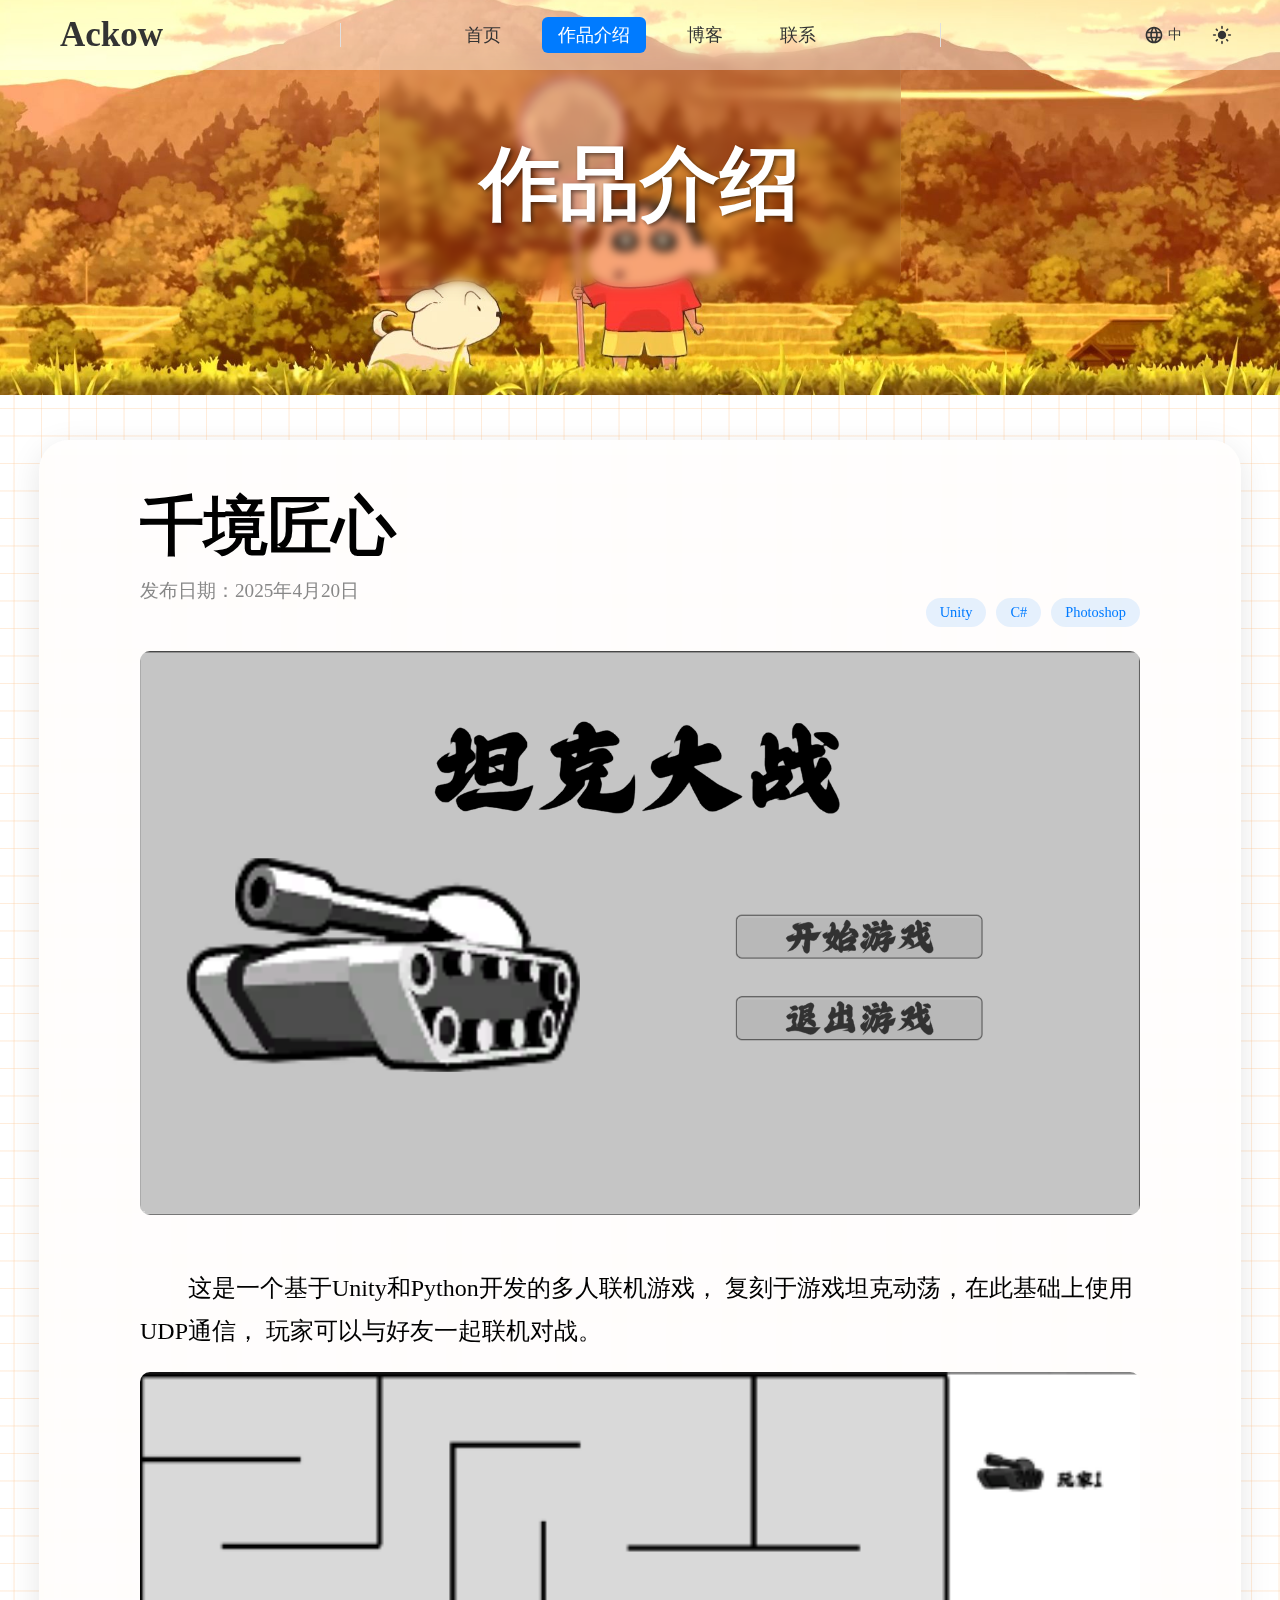
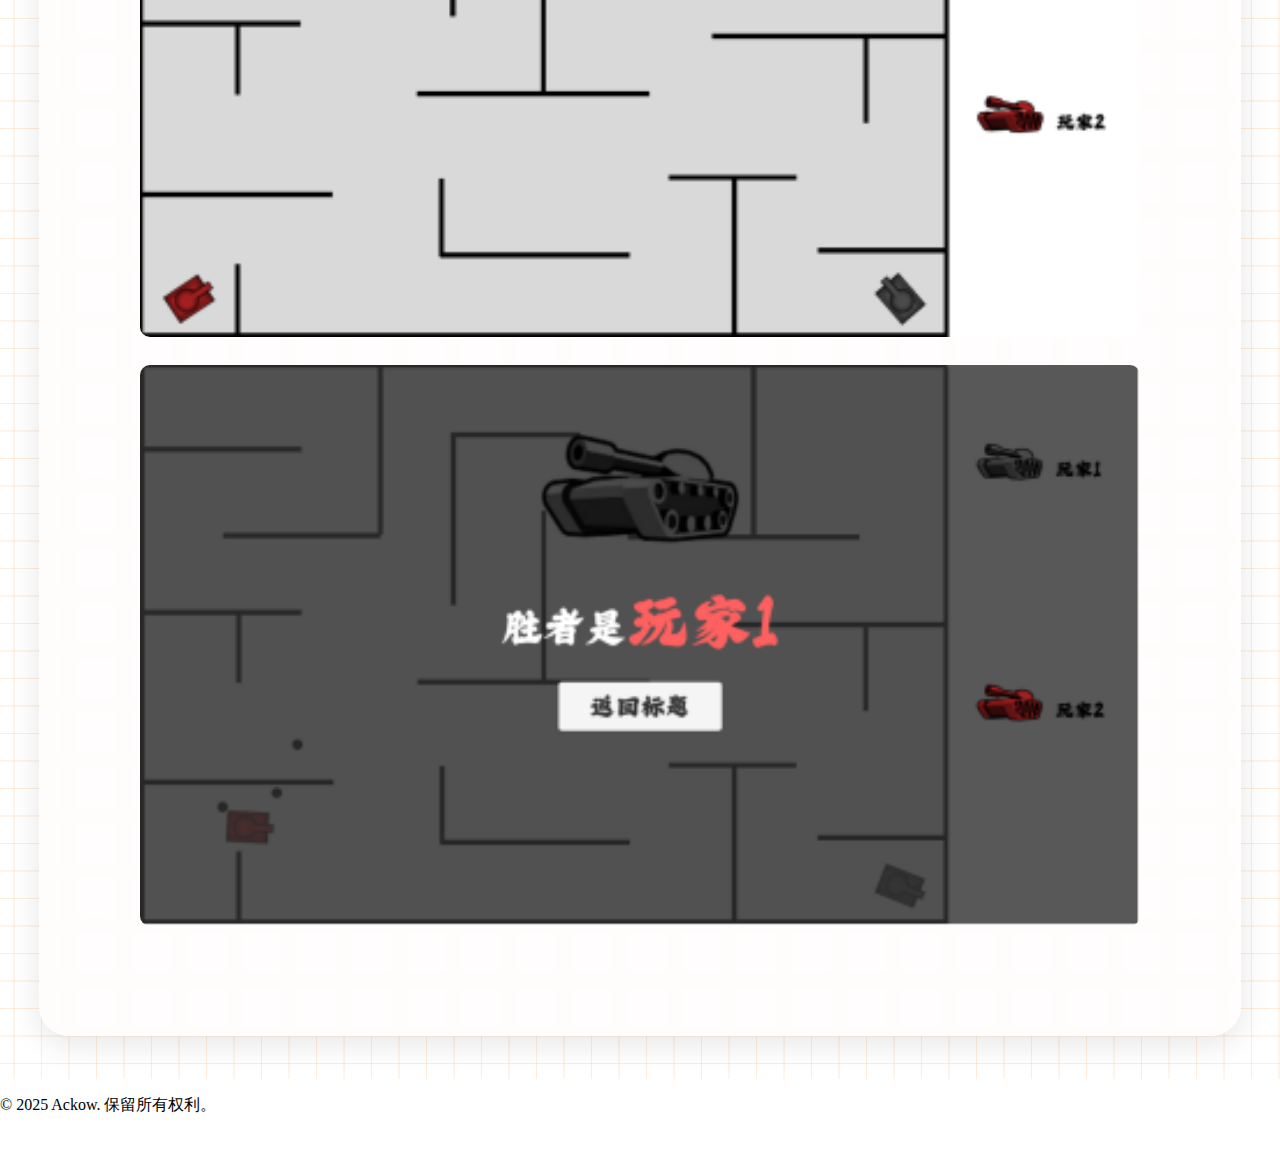
<file: pages/article_03.html>
<!DOCTYPE html>
<html lang="zh">
<head>
    <meta charset="UTF-8">
    <meta name="viewport" content="width=device-width, initial-scale=1.0">
    <title>Ackow - 坦克大战</title>
    <link rel="stylesheet" href="../assets/css/main.css">
    <link rel="stylesheet" href="../assets/css/works.css">
    <link rel="stylesheet" href="../assets/css/article.css">
    <link href="https://fonts.googleapis.com/icon?family=Material+Icons+Round" rel="stylesheet">
</head>
<body>
    <header>
        <div>
            <!-- 左侧 Logo -->
            <div class="logo-title">
                <span data-i18n="title">Ackow</span>
            </div>
            
            <!-- 分隔线 -->
            <div class="divider"></div>
            
            <!-- 中间导航 -->
            <nav>
                <ul>
                    <li><a href="../index.html" data-i18n="nav.home">首页</a></li>
                    <li><a href="works.html" data-i18n="nav.works" class="active">作品介绍</a></li>
                    <li><a href="http://blog.ackow.cn" target="_blank" data-i18n="nav.blog">博客</a></li>
                    <li><a href="contact.html" data-i18n="nav.contact">联系</a></li>
                </ul>
            </nav>
            
            <!-- 分隔线 -->
            <div class="divider"></div>
            
            <!-- 右侧工具栏 -->
            <div class="tools">
                <button class="icon-button language-switch" title="Switch Language / 切换语言">
                    <span class="material-icons-round">language</span>
                    <span class="current-lang">中</span>
                </button>
                <button class="icon-button theme-switch" title="Switch Theme / 切换主题">
                    <span class="material-icons-round">light_mode</span>
                </button>
            </div>
        </div>
    </header>

    <main>
        <div class="background-image" style="height: 50vh;">
            <div class="hero-content" >
                <h1 class="hero-title" data-i18n="works.headline">作品介绍</h1>
            </div>
        </div>
        
        <div class="container" style="padding: 5vh 0;">
            <section class="article-section">
                <article class="article-detail">
                    <h1 class="article-detail-title">千境匠心</h1>
                    <div class="article-meta">
                        <span class="article-date">发布日期：2025年4月20日</span>
                        <span class="article-tags">
                            <span class="article-tag">Unity</span>
                            <span class="article-tag">C#</span>
                            <span class="article-tag">Photoshop</span>
                        </span>
                    </div>
                
                    <div class="article-detail-content">
                        <div class="article-detail-image">
                            <img src="../assets/images/works/work03.png" alt="坦克大战">
                        </div>
                        <p>&nbsp;&nbsp;&nbsp;&nbsp;&nbsp;&nbsp;&nbsp;&nbsp;这是一个基于Unity和Python开发的多人联机游戏，
                            复刻于游戏坦克动荡，在此基础上使用UDP通信，
                            玩家可以与好友一起联机对战。</p>
                        <div class="article-detail-image">
                            <img src="../assets/images/article/0301.png" alt="坦克大战">
                        </div>
                        <div class="article-detail-image">
                            <img src="../assets/images/article/0302.png" alt="坦克大战">
                        </div>
                    </div>
                </article>
            </section>
            
            
        </div>
    </main>

    <footer>
        <div class="footer-content">
            <div class="footer-section">
                <p class="copyright" data-i18n="footer.copyright">© 2025 Ackow. 保留所有权利。</p>
            </div>
        </div>
    </footer>

    <script src="../assets/js/main.js"></script>
</body>
</html>
</file>
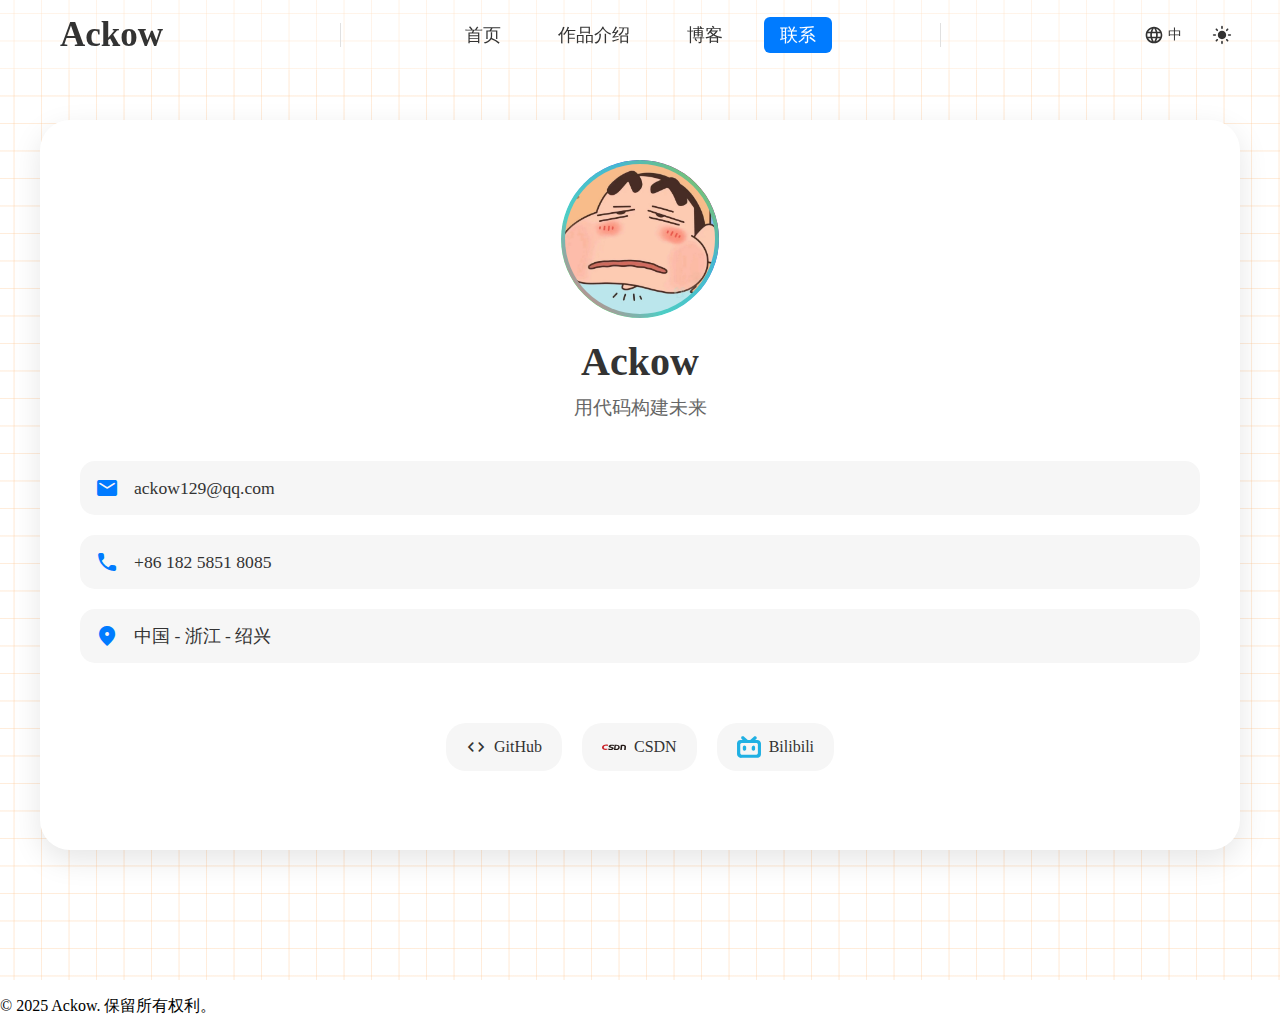
<file: pages/contact.html>
<!DOCTYPE html>
<html lang="zh">
<head>
    <meta charset="UTF-8">
    <meta name="viewport" content="width=device-width, initial-scale=1.0">
    <title data-i18n="contact.title">Ackow - 联系</title>
    <link rel="icon" type="image/x-icon" href="../assets/icons/favicon.ico">
    <link rel="stylesheet" href="../assets/css/main.css">
    <link rel="stylesheet" href="../assets/css/contact.css">
    <link href="https://fonts.googleapis.com/icon?family=Material+Icons+Round" rel="stylesheet">
</head>
<body>
    <header>
        <div>
            <!-- 左侧 Logo -->
            <div class="logo-title">
                <span data-i18n="title">Ackow</span>
            </div>
            
            <!-- 分隔线 -->
            <div class="divider"></div>
            
            <!-- 中间导航 -->
            <nav>
                <ul>
                    <li><a href="../index.html" data-i18n="nav.home">首页</a></li>
                    <li><a href="works.html" data-i18n="nav.works">作品介绍</a></li>
                    <li><a href="http://blog.ackow.cn" target="_blank" data-i18n="nav.blog">博客</a></li>
                    <li><a href="contact.html" data-i18n="nav.contact" class="active">联系</a></li>
                </ul>
            </nav>
            
            <!-- 分隔线 -->
            <div class="divider"></div>
            
            <!-- 右侧工具栏 -->
            <div class="tools">
                <button class="icon-button language-switch" title="Switch Language / 切换语言">
                    <span class="material-icons-round">language</span>
                    <span class="current-lang">中</span>
                </button>
                <button class="icon-button theme-switch" title="Switch Theme / 切换主题">
                    <span class="material-icons-round">light_mode</span>
                </button>
            </div>
        </div>
    </header>

    <main class="container">
        <div class="contact-container">
            <div class="contact-panel">
                <div class="profile-section">
                    <div class="avatar">
                        <img src="../assets/icons/avatar.JPG" alt="Ackow">
                    </div>
                    <h1 class="name" data-i18n="contact.name">Ackow</h1>
                    <p class="signature" data-i18n="contact.signature">用代码构建未来</p>
                </div>
                
                <div class="contact-section">
                    <div class="contact-item">
                        <span class="material-icons-round">email</span>
                        <a href="mailto:ackow129@qq.com" data-i18n="contact.email">ackow129@qq.com</a>
                    </div>
                    <div class="contact-item">
                        <span class="material-icons-round">phone</span>
                        <a href="tel:+8618258518085" data-i18n="contact.phone">+86 182 5851 8085</a>
                    </div>
                    <div class="contact-item">
                        <span class="material-icons-round">location_on</span>
                        <span data-i18n="contact.location">中国 - 浙江 - 绍兴</span>
                    </div>
                </div>

                <div class="social-section">
                    <a href="https://github.com/Ackow" target="_blank" class="social-link">
                        <span class="material-icons-round">code</span>
                        <span data-i18n="contact.github">GitHub</span>
                    </a>
                    <a href="https://blog.csdn.net/ackow" target="_blank" class="social-link">
                        <img src="../assets/icons/csdn.svg" alt="CSDN" style="width: 24px; height: 24px;">
                        <span data-i18n="contact.twitter">CSDN</span>
                    </a>
                    <a href="https://space.bilibili.com/472858021" target="_blank" class="social-link">
                        <img src="../assets/icons/bilibili.svg" alt="bilibili" style="width: 24px; height: 24px;">
                        <span data-i18n="contact.linkedin">Bilibili</span>
                    </a>
                </div>
            </div>
        </div>
    </main>

    <footer>
        <div class="footer-content">
            <div class="footer-section">
                <p class="copyright" data-i18n="footer.copyright">© 2025 Ackow. 保留所有权利。</p>
            </div>
        </div>
    </footer>

    <script src="../assets/js/main.js"></script>
</body>
</html>
</file>
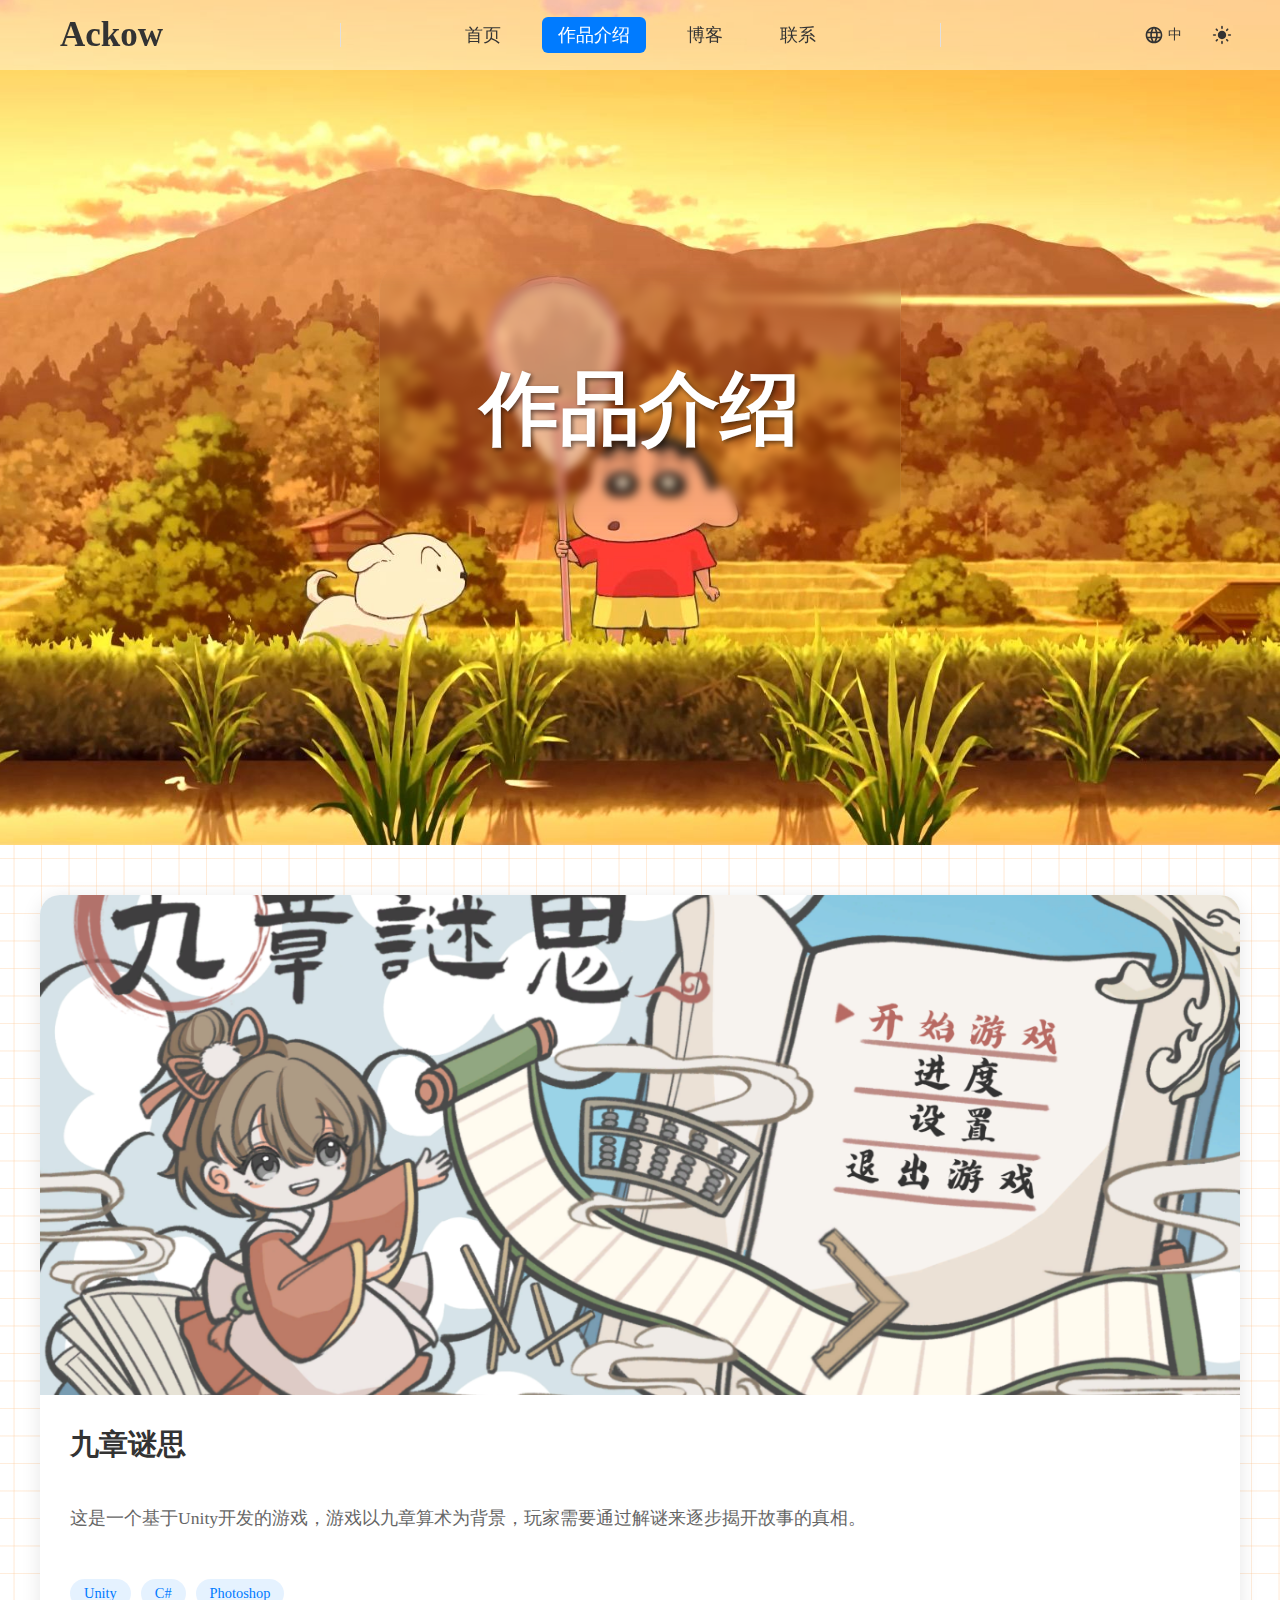
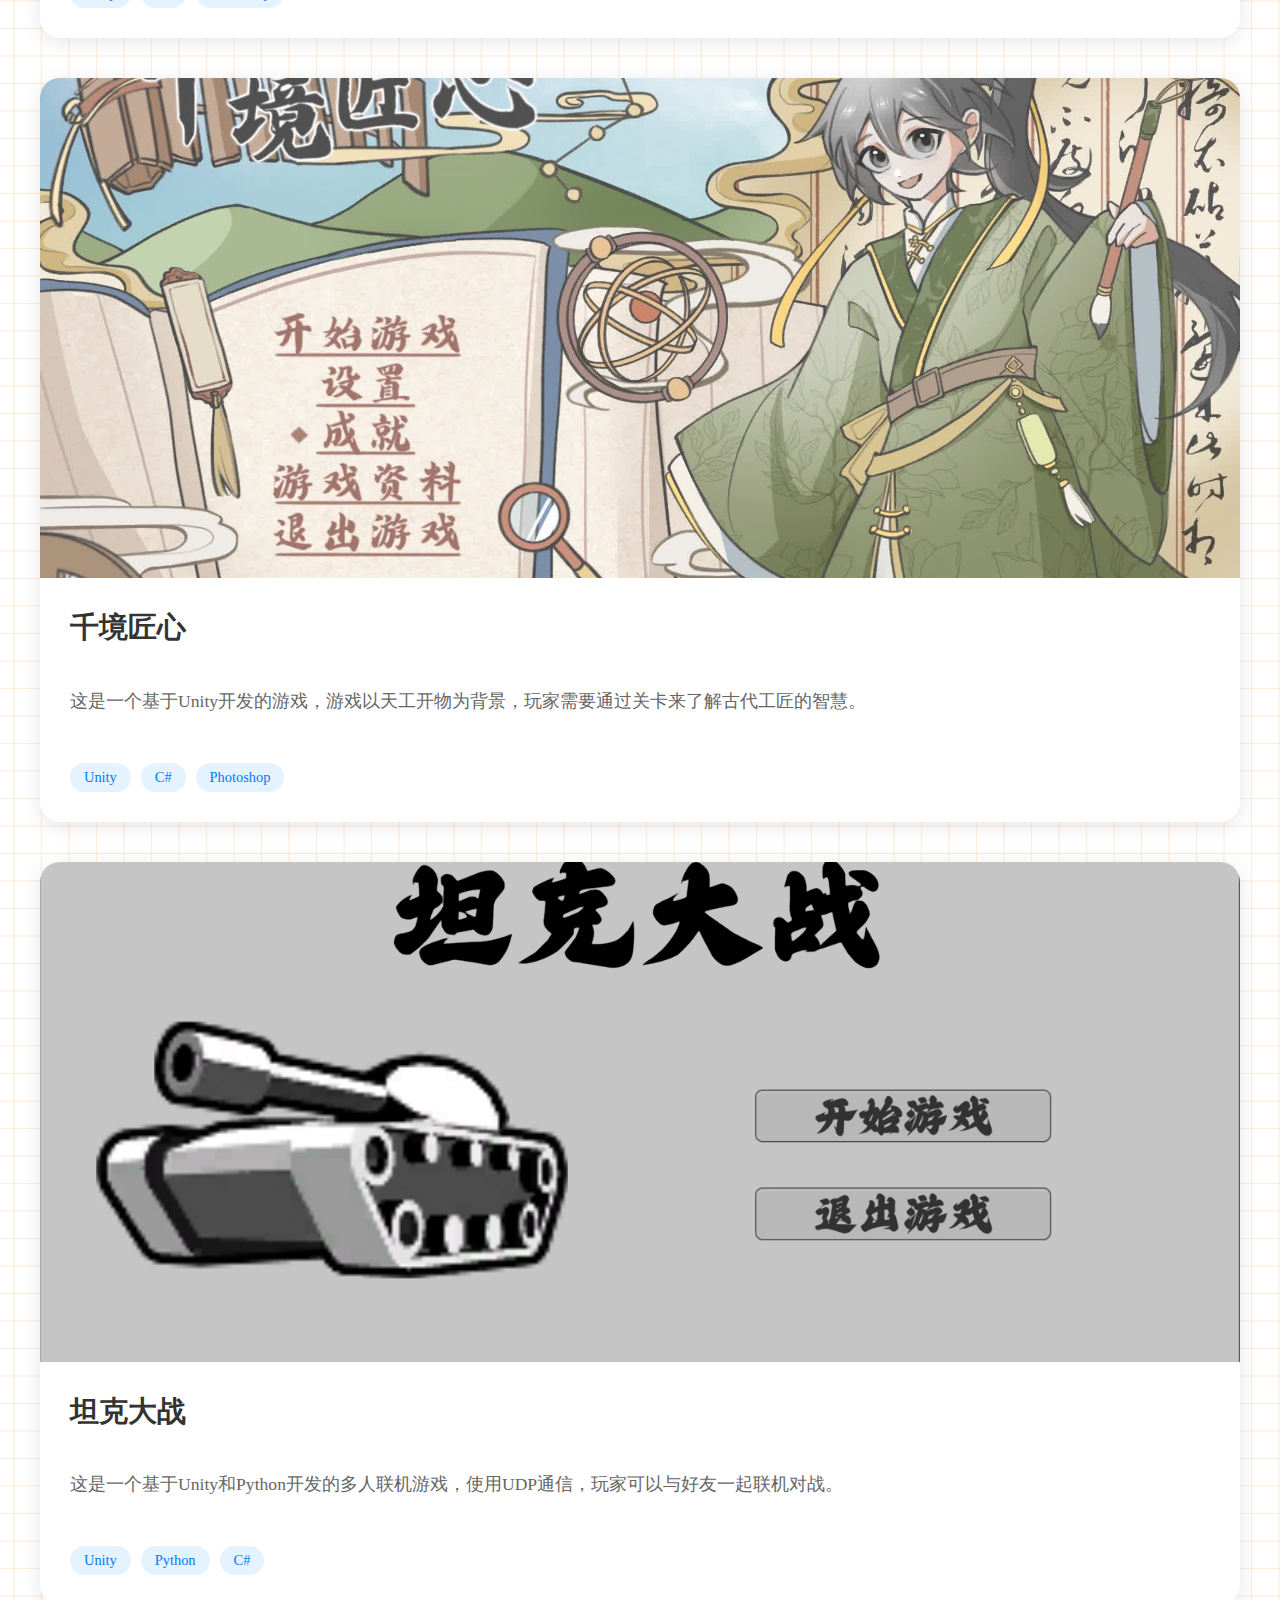
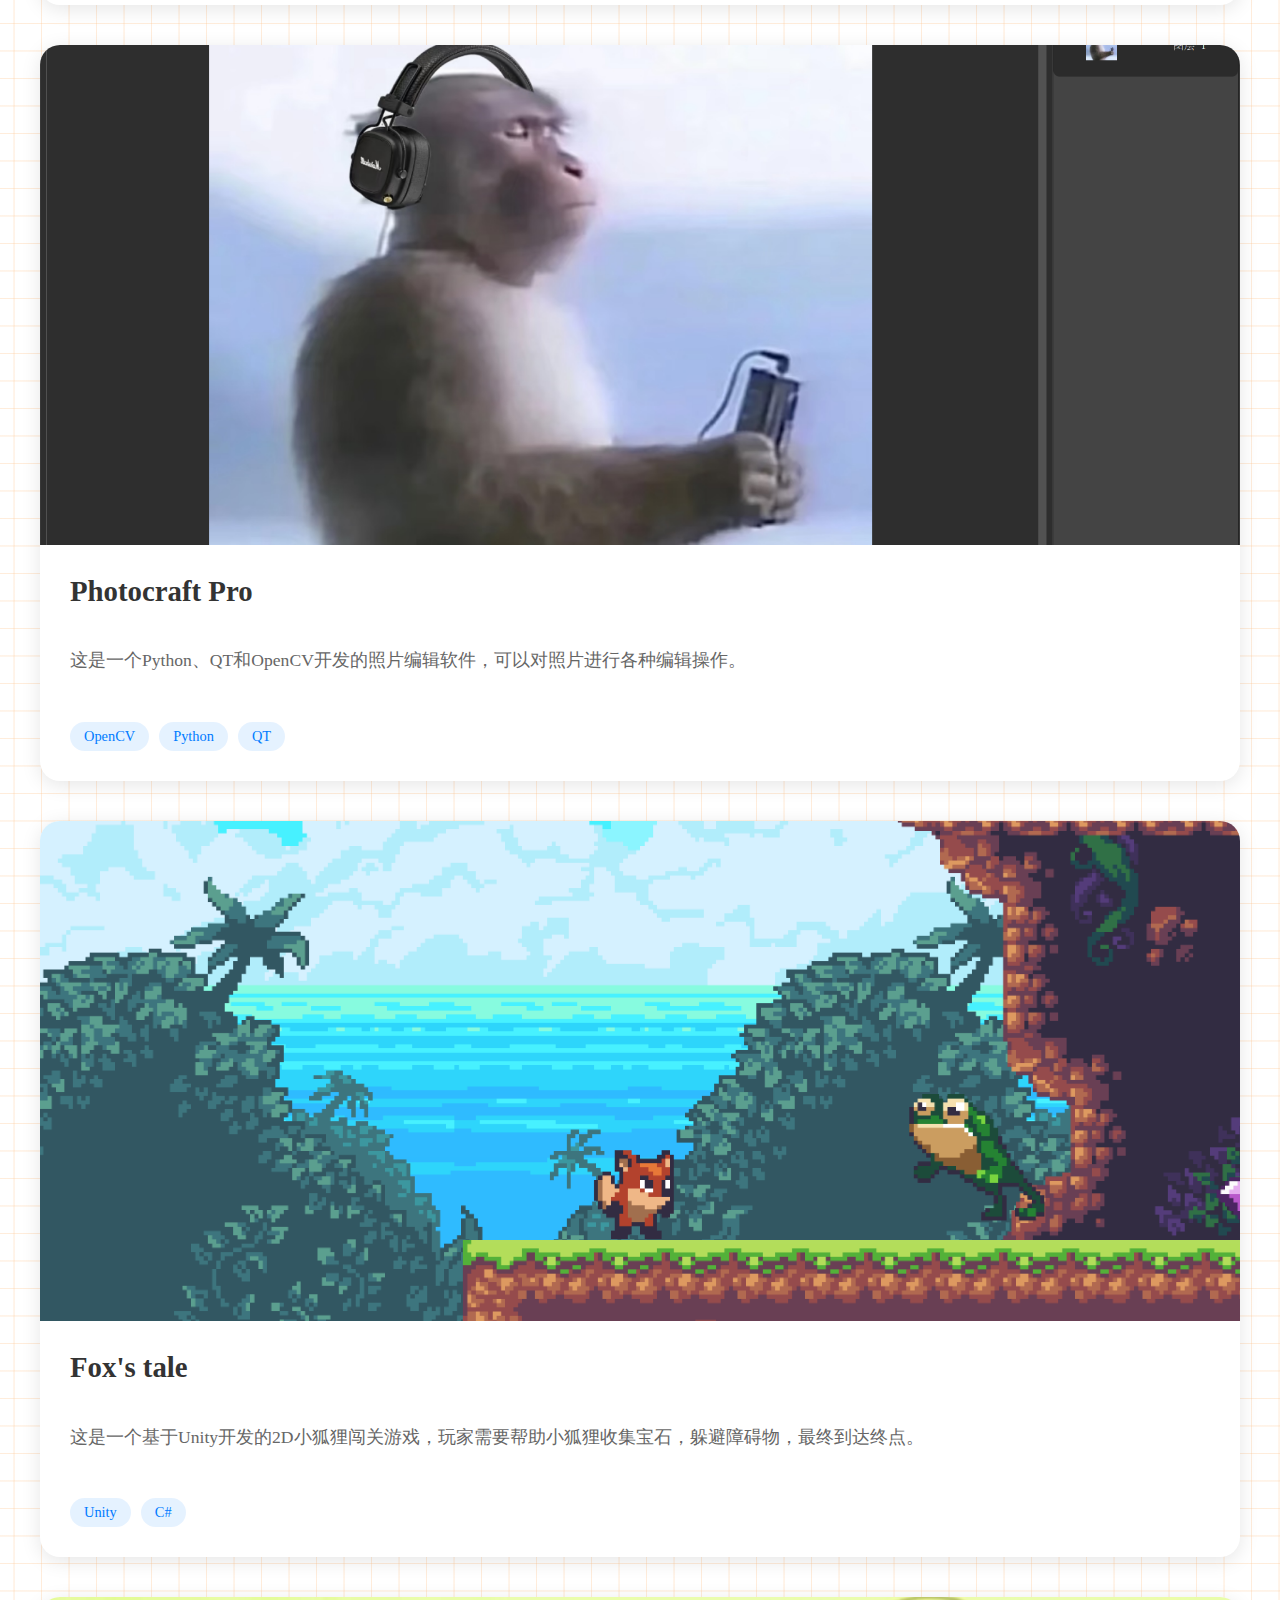
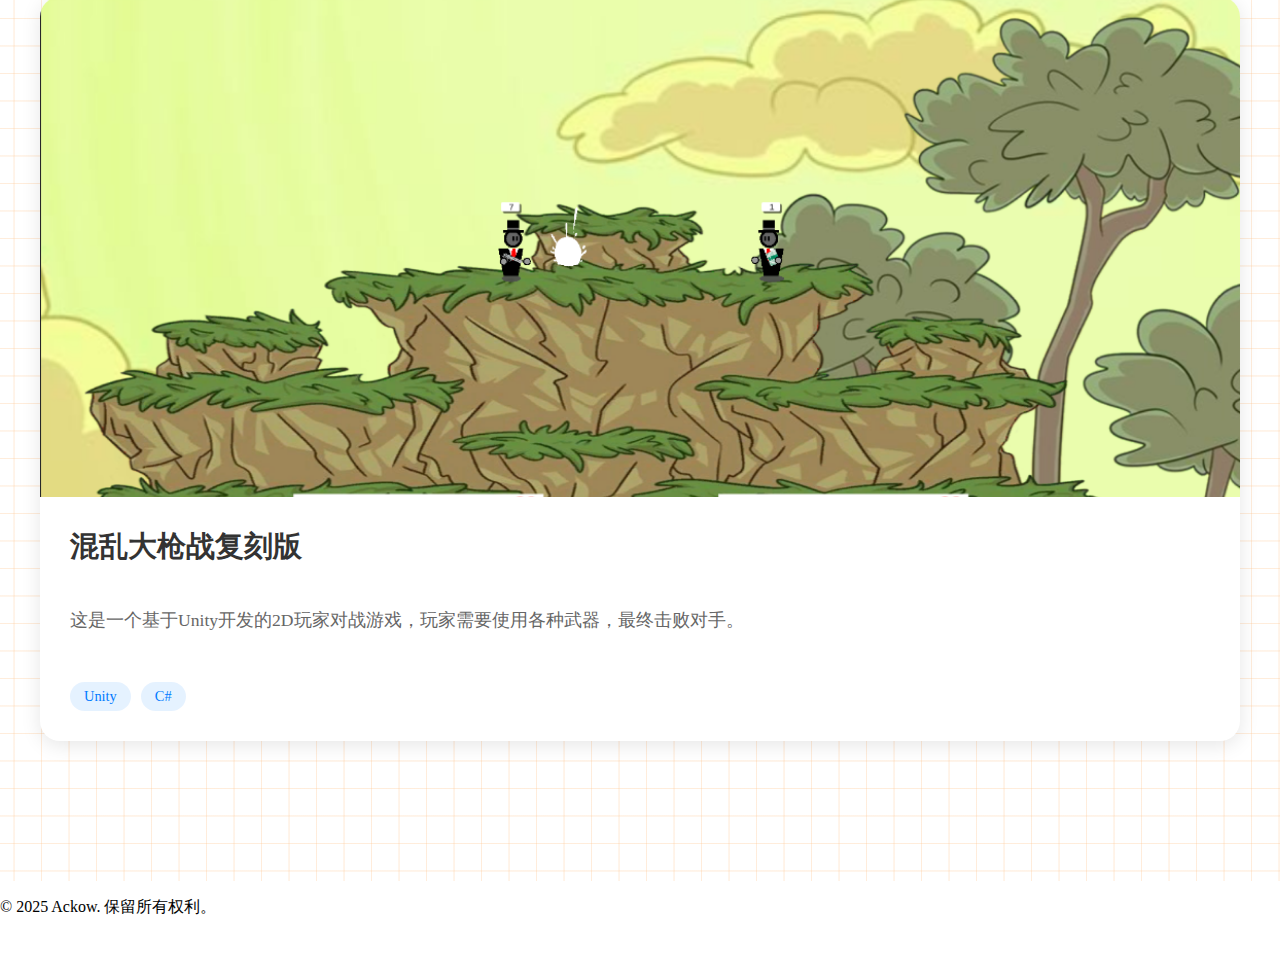
<file: pages/works.html>
<!DOCTYPE html>
<html lang="zh">
<head>
    <meta charset="UTF-8">
    <meta name="viewport" content="width=device-width, initial-scale=1.0">
    <title data-i18n="works.title">Ackow - 作品介绍</title>
    <link rel="stylesheet" href="../assets/css/main.css">
    <link rel="stylesheet" href="../assets/css/works.css">
    <link rel="stylesheet" href="../assets/css/article.css">
    <link href="https://fonts.googleapis.com/icon?family=Material+Icons+Round" rel="stylesheet">
</head>
<body>
    <header>
        <div>
            <!-- 左侧 Logo -->
            <div class="logo-title">
                <span data-i18n="title">Ackow</span>
            </div>
            
            <!-- 分隔线 -->
            <div class="divider"></div>
            
            <!-- 中间导航 -->
            <nav>
                <ul>
                    <li><a href="../index.html" data-i18n="nav.home">首页</a></li>
                    <li><a href="works.html" data-i18n="nav.works" class="active">作品介绍</a></li>
                    <li><a href="http://blog.ackow.cn" target="_blank" data-i18n="nav.blog">博客</a></li>
                    <li><a href="contact.html" data-i18n="nav.contact">联系</a></li>
                </ul>
            </nav>
            
            <!-- 分隔线 -->
            <div class="divider"></div>
            
            <!-- 右侧工具栏 -->
            <div class="tools">
                <button class="icon-button language-switch" title="Switch Language / 切换语言">
                    <span class="material-icons-round">language</span>
                    <span class="current-lang">中</span>
                </button>
                <button class="icon-button theme-switch" title="Switch Theme / 切换主题">
                    <span class="material-icons-round">light_mode</span>
                </button>
            </div>
        </div>
    </header>

    <main>
        <div class="background-image">
            <div class="hero-content" >
                <h1 class="hero-title" data-i18n="works.headline">作品介绍</h1>
            </div>
        </div>
        <div class="container">
            <section class="article-list">
                <a href="article_01.html" class="article-link">
                    <article class="article-card">
                        <div class="article-image">
                            <img src="../assets/images/works/work01.png" alt="九章谜思">
                        </div>
                        <div class="article-content">
                            <h2 class="article-title">九章谜思</h2>
                            <p class="article-text">
                                《九章谜思》是一款以中国古代数学为背景的益智闯关类游戏。
                                玩家将扮演一位数学专业的学生，阅读九章算术时，
                                无意中竟穿越进入了书中世界。为了成功离开这个神秘世界，
                                玩家需要通过三个关卡，关卡中的种种谜题则需巧妙运用古代数学知识来解决。
                            </p>
                            <div class="article-tags">
                                <span class="article-tag">Unity</span>
                                <span class="article-tag">C#</span>
                                <span class="article-tag">Photoshop</span>
                            </div>
                        </div>
                    </article>
                </a>
                <a href="article_02.html" class="article-link">
                    <article class="article-card">
                        <div class="article-image">
                            <img src="../assets/images/works/work02.jpeg" alt="千境匠心">
                        </div>
                        <div class="article-content">
                            <h2 class="article-title">千境匠心</h2>
                            <p class="article-text">
                                玩家在本游戏中扮演一名现代文物修复师，在故宫修复《天工开物》明代抄本时，意外触
                                发书页间的机关。古籍中的“投壶图” “纸鸢式” “水转连磨”突然立体化为悬浮全息投影，
                                将玩家吸入泛黄的宣纸世界——「千境工坊」 。
                            </p>
                            <div class="article-tags">
                                <span class="article-tag">Unity</span>
                                <span class="article-tag">C#</span>
                                <span class="article-tag">Photoshop</span>
                            </div>
                        </div>
                    </article>
                </a>
                <a href="article_03.html" class="article-link">
                    <article class="article-card">
                        <div class="article-image">
                            <img src="../assets/images/works/work03.png" alt="坦克大战">
                    </div>
                    <div class="article-content">
                        <h2 class="article-title">坦克大战</h2>
                        <p class="article-text">
                            这是一个基于Unity和Python开发的多人联机游戏，
                            复刻于游戏坦克动荡，在此基础上使用UDP通信，
                            玩家可以与好友一起联机对战。
                        </p>
                        <div class="article-tags">
                            <span class="article-tag">Unity</span>
                            <span class="article-tag">C#</span>
                            <span class="article-tag">Python</span>
                        </div>
                    </div>
                </article>
            </section>
        </div>
    </main>

    <footer>
        <div class="footer-content">
            <div class="footer-section">
                <p class="copyright" data-i18n="footer.copyright">© 2025 Ackow. 保留所有权利。</p>
            </div>
        </div>
    </footer>

    <script src="../assets/js/main.js"></script>
</body>
</html>
</file>
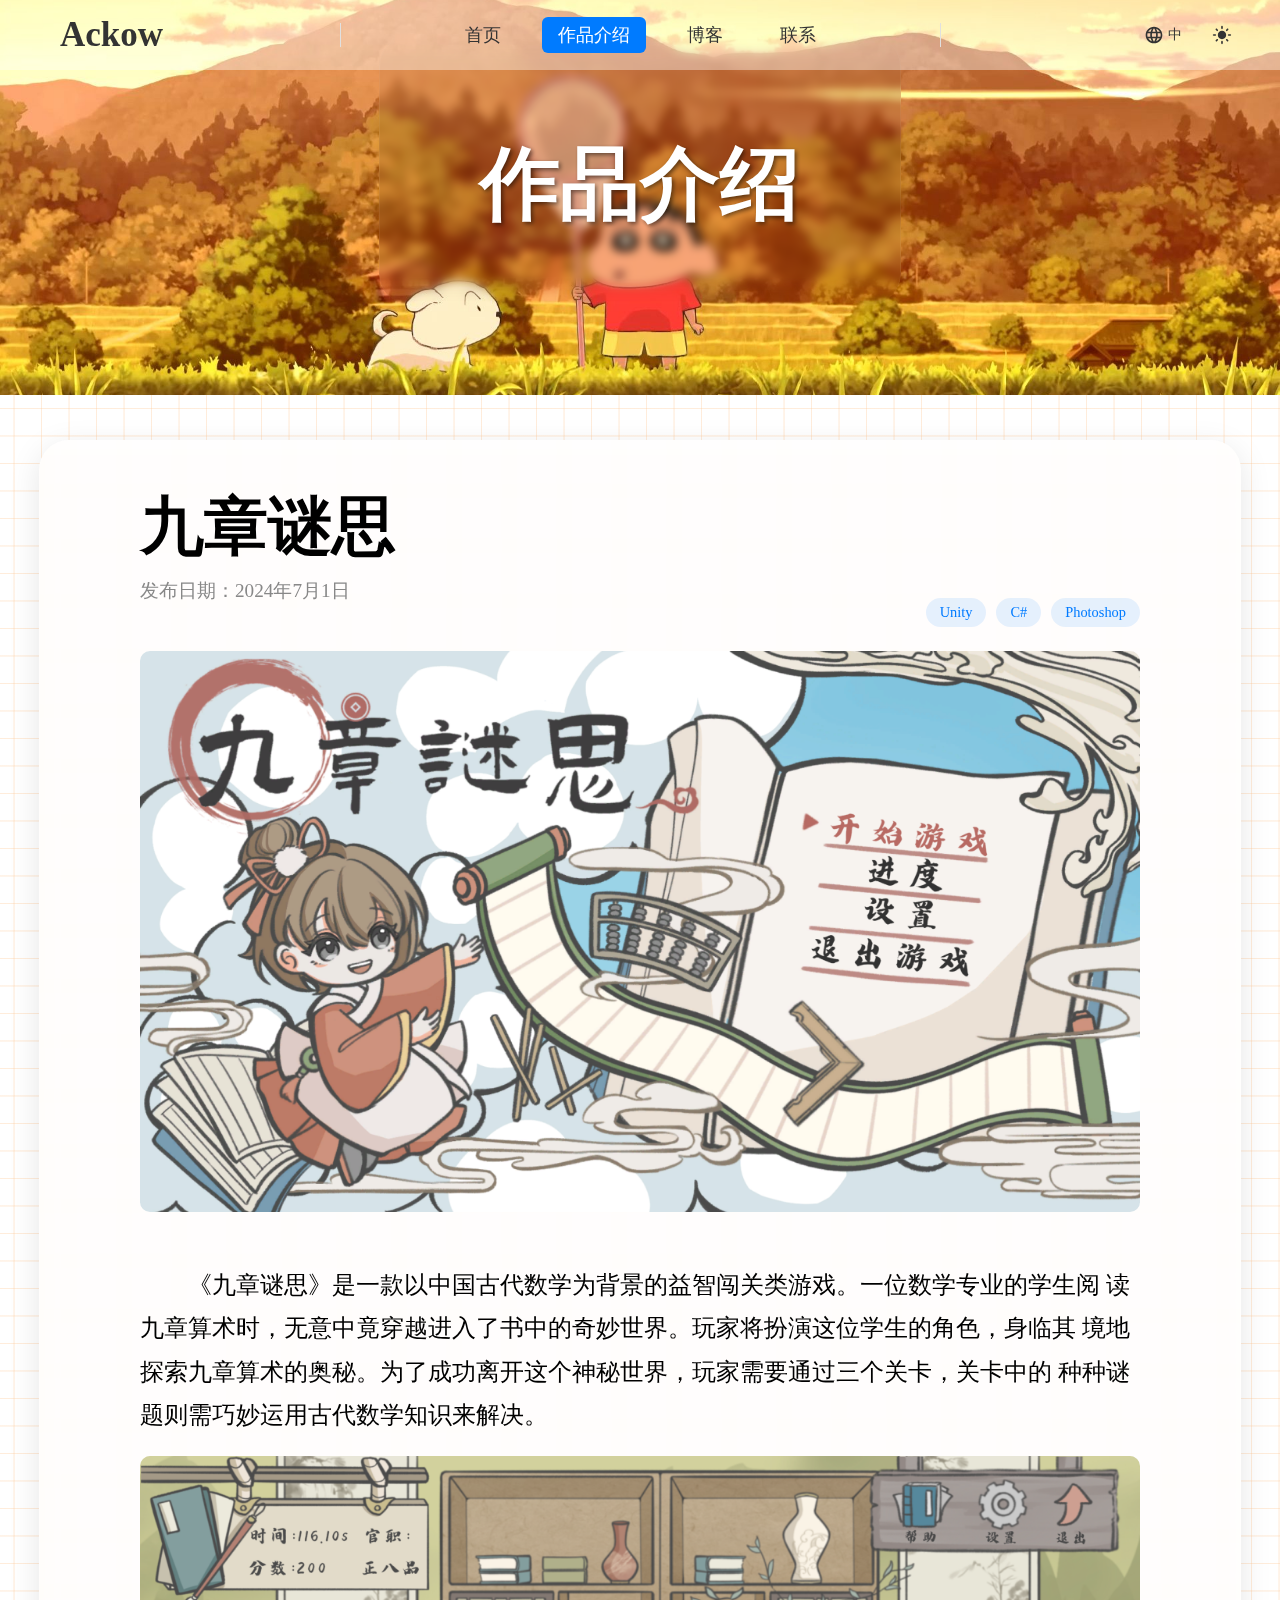
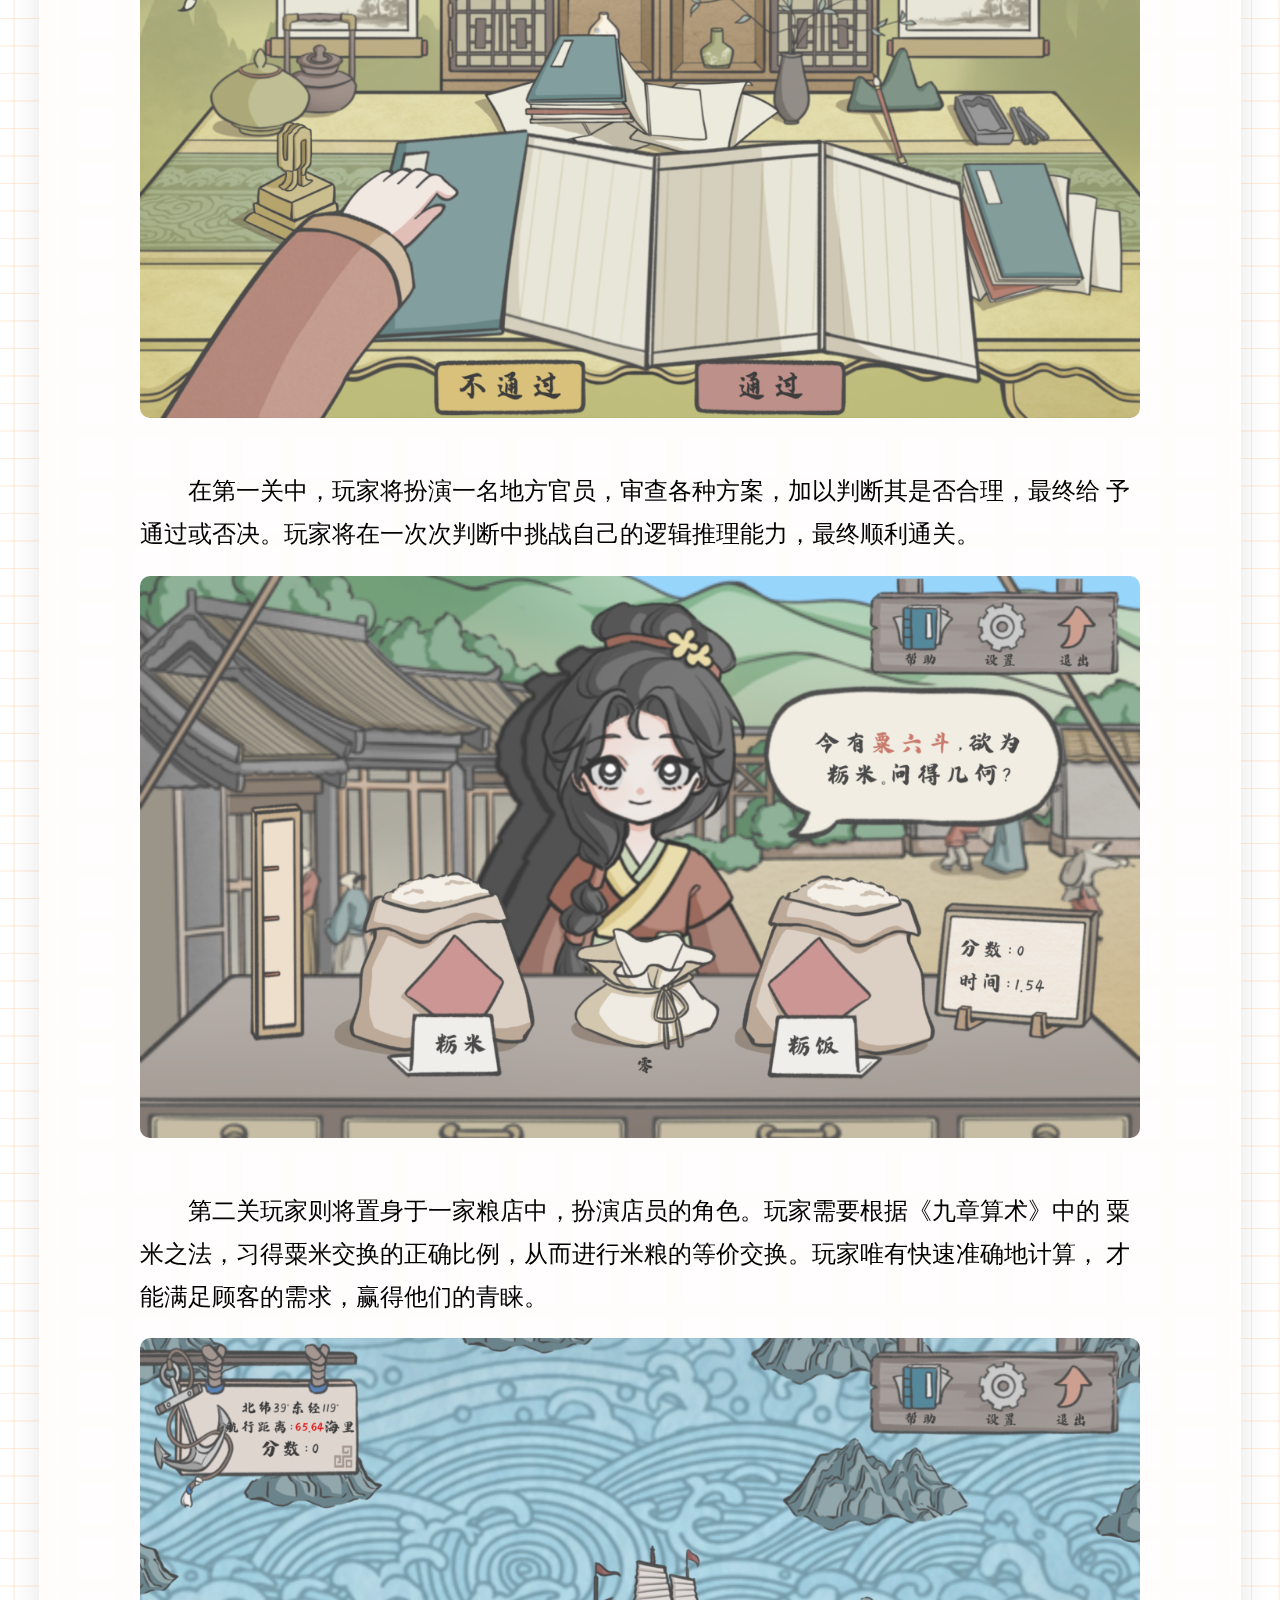
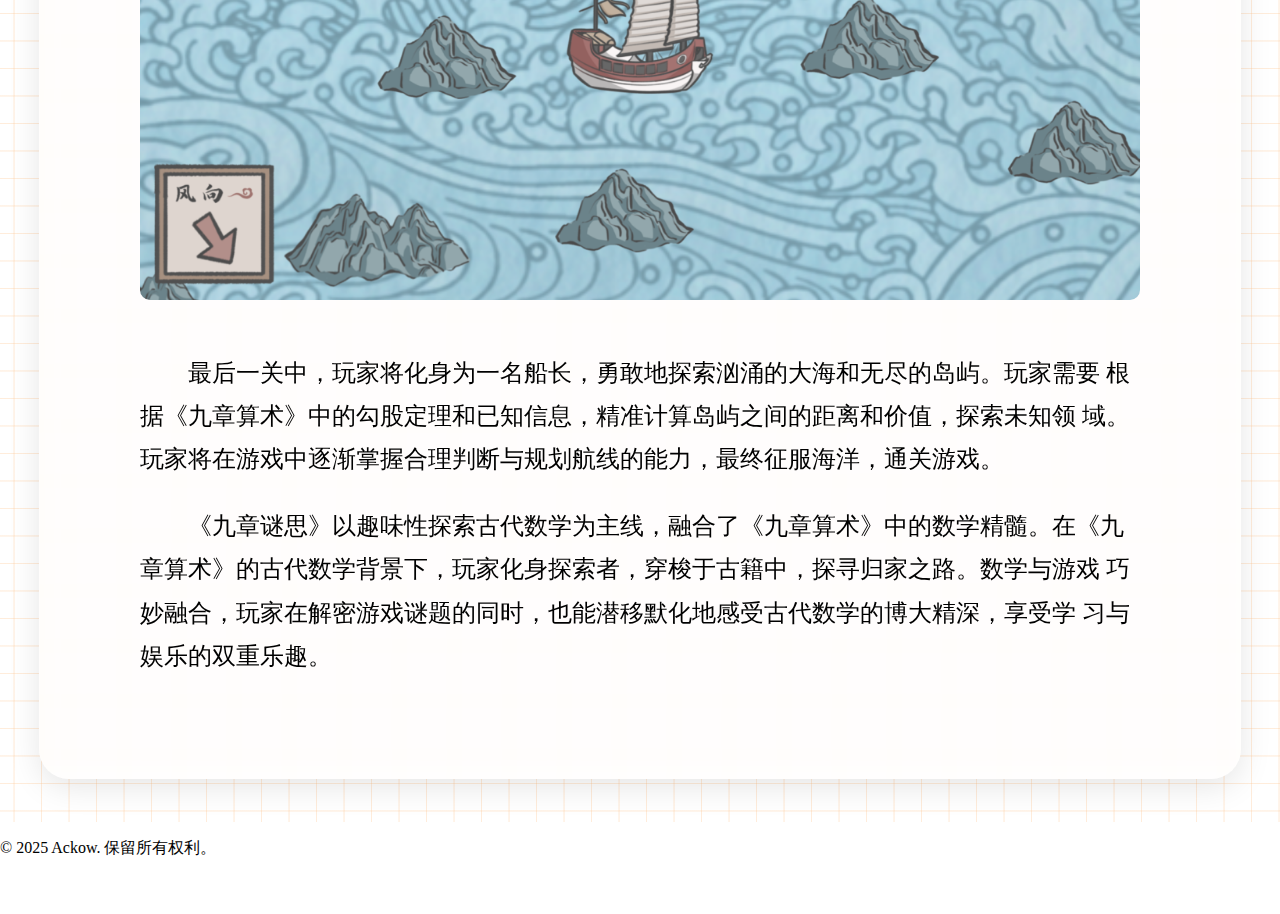
<file: assets/pages/article_01.html>
<!DOCTYPE html>
<html lang="zh">
<head>
    <meta charset="UTF-8">
    <meta name="viewport" content="width=device-width, initial-scale=1.0">
    <title>Ackow - 九章谜思</title>
    <link rel="icon" type="image/x-icon" href="../assets/icons/favicon.ico">
    <link rel="stylesheet" href="/assets/css/main.css">
    <link rel="stylesheet" href="/assets/css/works.css">
    <link rel="stylesheet" href="/assets/css/article.css">
    <link href="https://fonts.googleapis.com/icon?family=Material+Icons+Round" rel="stylesheet">
</head>
<body>
    <header>
        <div>
            <!-- 左侧 Logo -->
            <div class="logo-title">
                <span data-i18n="title">Ackow</span>
            </div>
            
            <!-- 分隔线 -->
            <div class="divider"></div>
            
            <!-- 中间导航 -->
            <nav>
                <ul>
                    <li><a href="../index.html" data-i18n="nav.home">首页</a></li>
                    <li><a href="works.html" data-i18n="nav.works" class="active">作品介绍</a></li>
                    <li><a href="http://blog.ackow.cn" target="_blank" data-i18n="nav.blog">博客</a></li>
                    <li><a href="contact.html" data-i18n="nav.contact">联系</a></li>
                </ul>
            </nav>
            
            <!-- 分隔线 -->
            <div class="divider"></div>
            
            <!-- 右侧工具栏 -->
            <div class="tools">
                <button class="icon-button language-switch" title="Switch Language / 切换语言">
                    <span class="material-icons-round">language</span>
                    <span class="current-lang">中</span>
                </button>
                <button class="icon-button theme-switch" title="Switch Theme / 切换主题">
                    <span class="material-icons-round">light_mode</span>
                </button>
            </div>
        </div>
    </header>

    <main>
        <div class="background-image" style="height: 50vh;">
            <div class="hero-content" >
                <h1 class="hero-title" data-i18n="works.headline">作品介绍</h1>
            </div>
        </div>
        
        <div class="container" style="padding: 5vh 0;">
            <section class="article-section">
                <article class="article-detail">
                    <h1 class="article-detail-title">九章谜思</h1>
                    <div class="article-meta">
                        <span class="article-date">发布日期：2024年7月1日</span>
                        <span class="article-tags">
                            <span class="article-tag">Unity</span>
                            <span class="article-tag">C#</span>
                            <span class="article-tag">Photoshop</span>
                        </span>
                    </div>
                
                    <div class="article-detail-content">
                        <div class="article-detail-image">
                            <img src="/assets/images/works/work01.png" alt="九章谜思">
                        </div>
                        <p>&nbsp;&nbsp;&nbsp;&nbsp;&nbsp;&nbsp;&nbsp;&nbsp;《九章谜思》是一款以中国古代数学为背景的益智闯关类游戏。一位数学专业的学生阅
                        读九章算术时，无意中竟穿越进入了书中的奇妙世界。玩家将扮演这位学生的角色，身临其
                        境地探索九章算术的奥秘。为了成功离开这个神秘世界，玩家需要通过三个关卡，关卡中的
                        种种谜题则需巧妙运用古代数学知识来解决。</p>
                        <div class="article-detail-image">
                            <img src="/assets/images/article/0101.png" alt="九章谜思">
                        </div>
                        <p>&nbsp;&nbsp;&nbsp;&nbsp;&nbsp;&nbsp;&nbsp;&nbsp;在第一关中，玩家将扮演一名地方官员，审查各种方案，加以判断其是否合理，最终给
                        予通过或否决。玩家将在一次次判断中挑战自己的逻辑推理能力，最终顺利通关。</p>
                        <div class="article-detail-image">
                            <img src="/assets/images/article/0102.png" alt="九章谜思">
                        </div>
                        <p>&nbsp;&nbsp;&nbsp;&nbsp;&nbsp;&nbsp;&nbsp;&nbsp;第二关玩家则将置身于一家粮店中，扮演店员的角色。玩家需要根据《九章算术》中的
                        粟米之法，习得粟米交换的正确比例，从而进行米粮的等价交换。玩家唯有快速准确地计算，
                        才能满足顾客的需求，赢得他们的青睐。</p>
                        <div class="article-detail-image">
                            <img src="/assets/images/article/0103.png" alt="九章谜思">
                        </div>
                        <p>&nbsp;&nbsp;&nbsp;&nbsp;&nbsp;&nbsp;&nbsp;&nbsp;最后一关中，玩家将化身为一名船长，勇敢地探索汹涌的大海和无尽的岛屿。玩家需要
                        根据《九章算术》中的勾股定理和已知信息，精准计算岛屿之间的距离和价值，探索未知领
                        域。玩家将在游戏中逐渐掌握合理判断与规划航线的能力，最终征服海洋，通关游戏。</p>
                        <p>&nbsp;&nbsp;&nbsp;&nbsp;&nbsp;&nbsp;&nbsp;&nbsp;《九章谜思》以趣味性探索古代数学为主线，融合了《九章算术》中的数学精髓。在《九
                        章算术》的古代数学背景下，玩家化身探索者，穿梭于古籍中，探寻归家之路。数学与游戏
                        巧妙融合，玩家在解密游戏谜题的同时，也能潜移默化地感受古代数学的博大精深，享受学
                        习与娱乐的双重乐趣。
                        </p>
                    </div>
                </article>
            </section>
            
            
        </div>
    </main>

    <footer>
        <div class="footer-content">
            <div class="footer-section">
                <p class="copyright" data-i18n="footer.copyright">© 2025 Ackow. 保留所有权利。</p>
            </div>
        </div>
    </footer>

    <script src="/assets/js/main.js"></script>
</body>
</html>
</file>
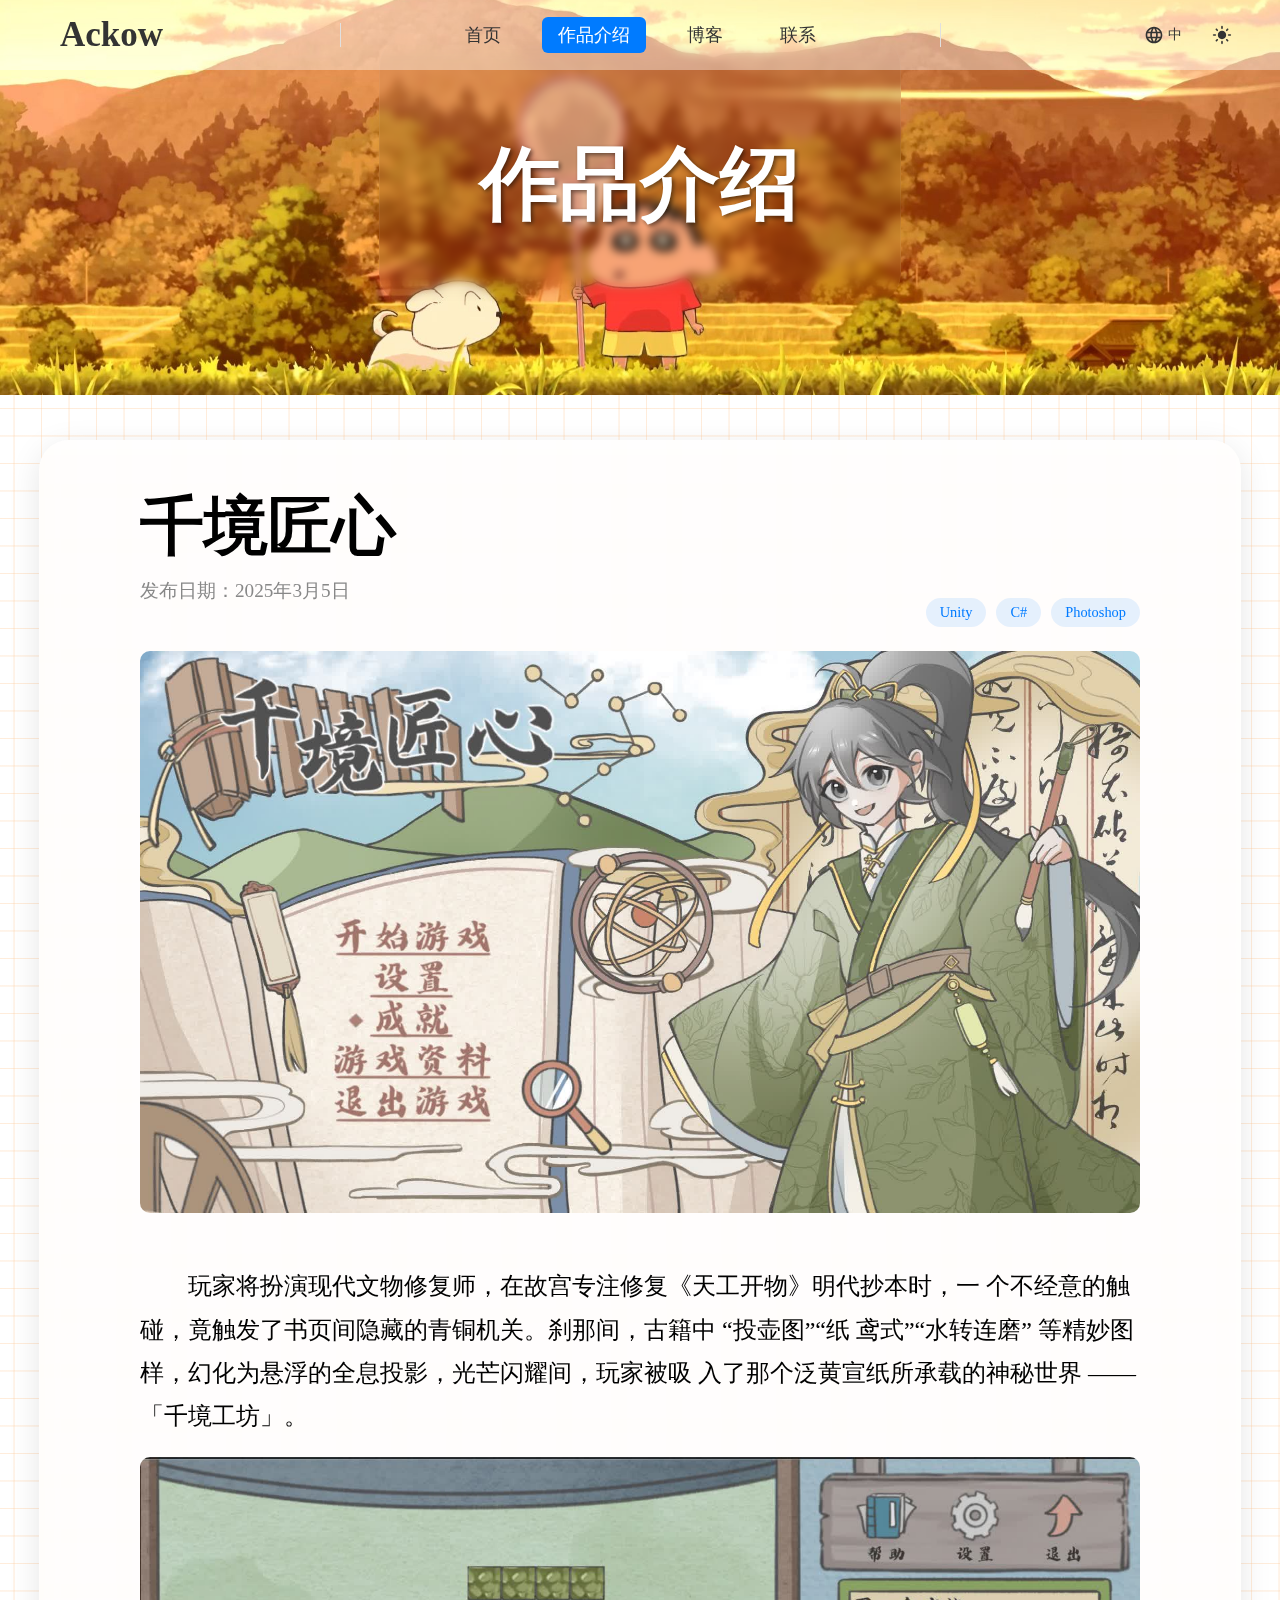
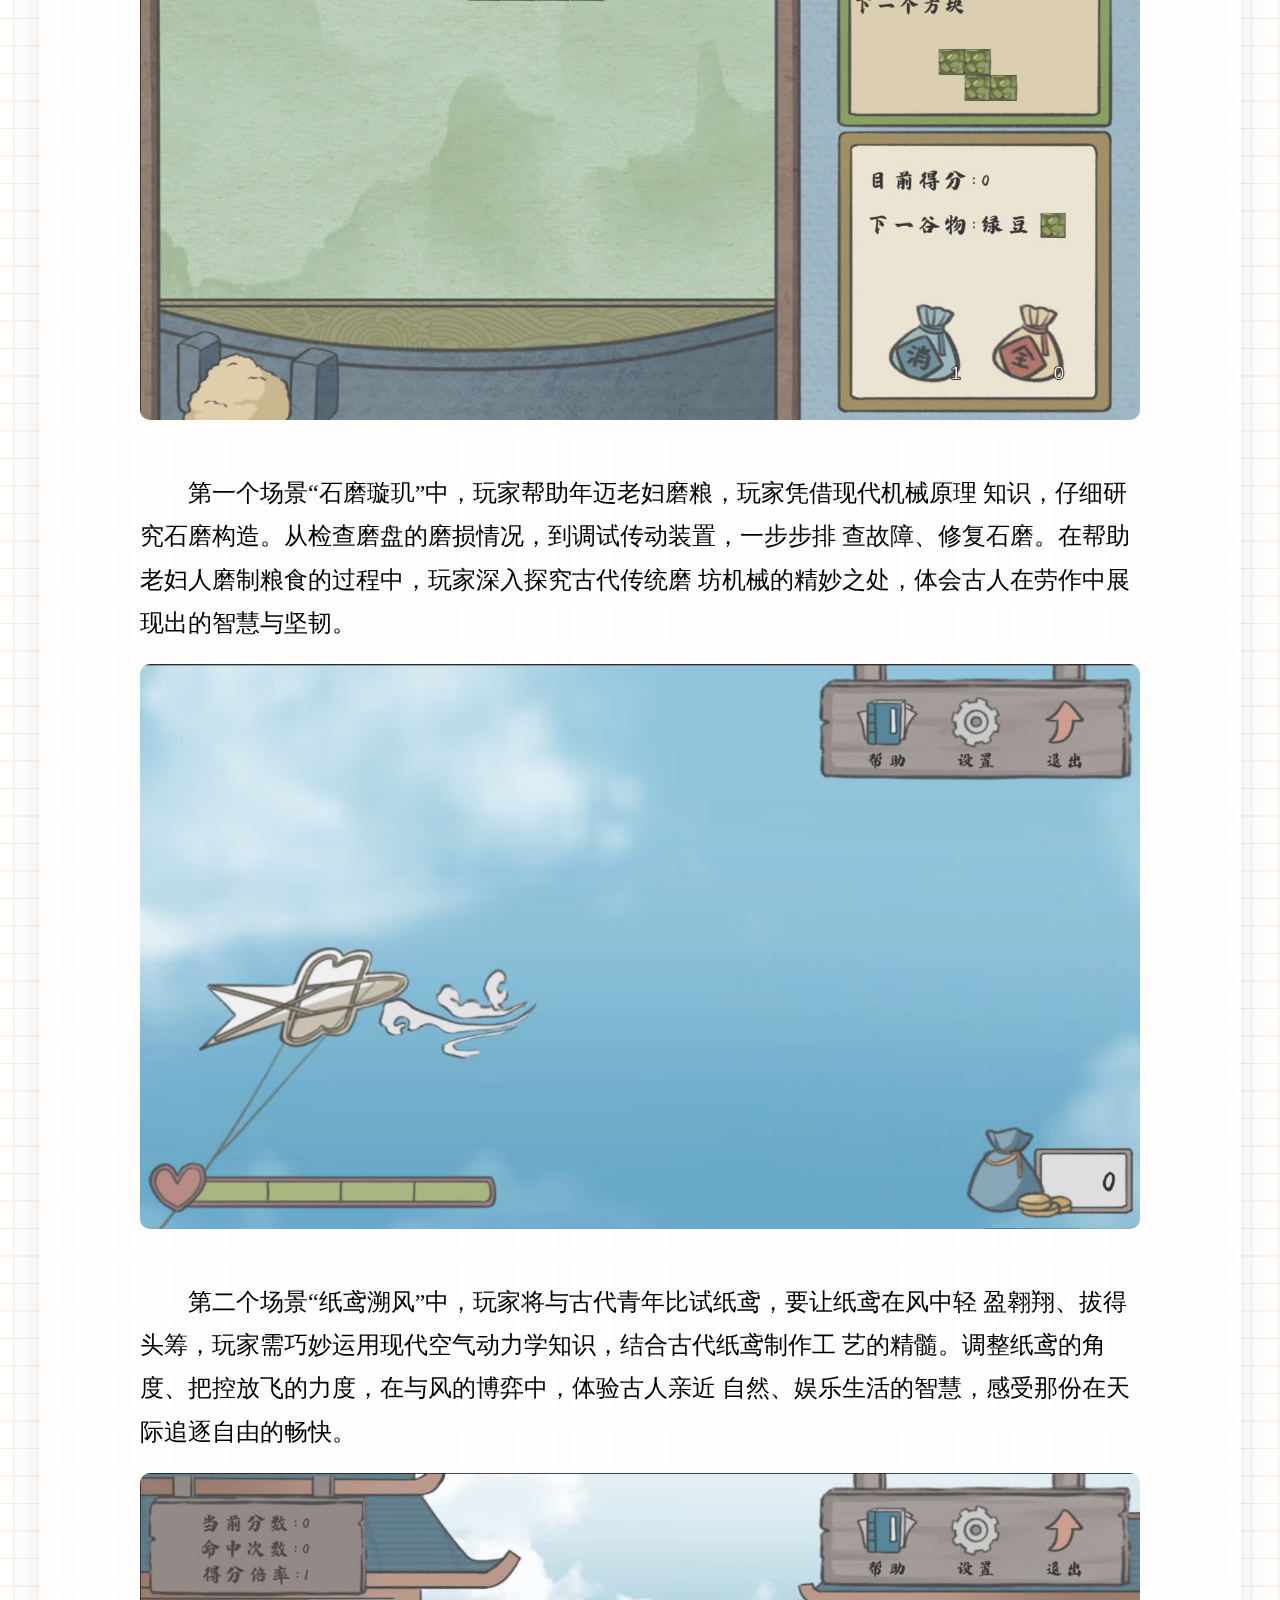
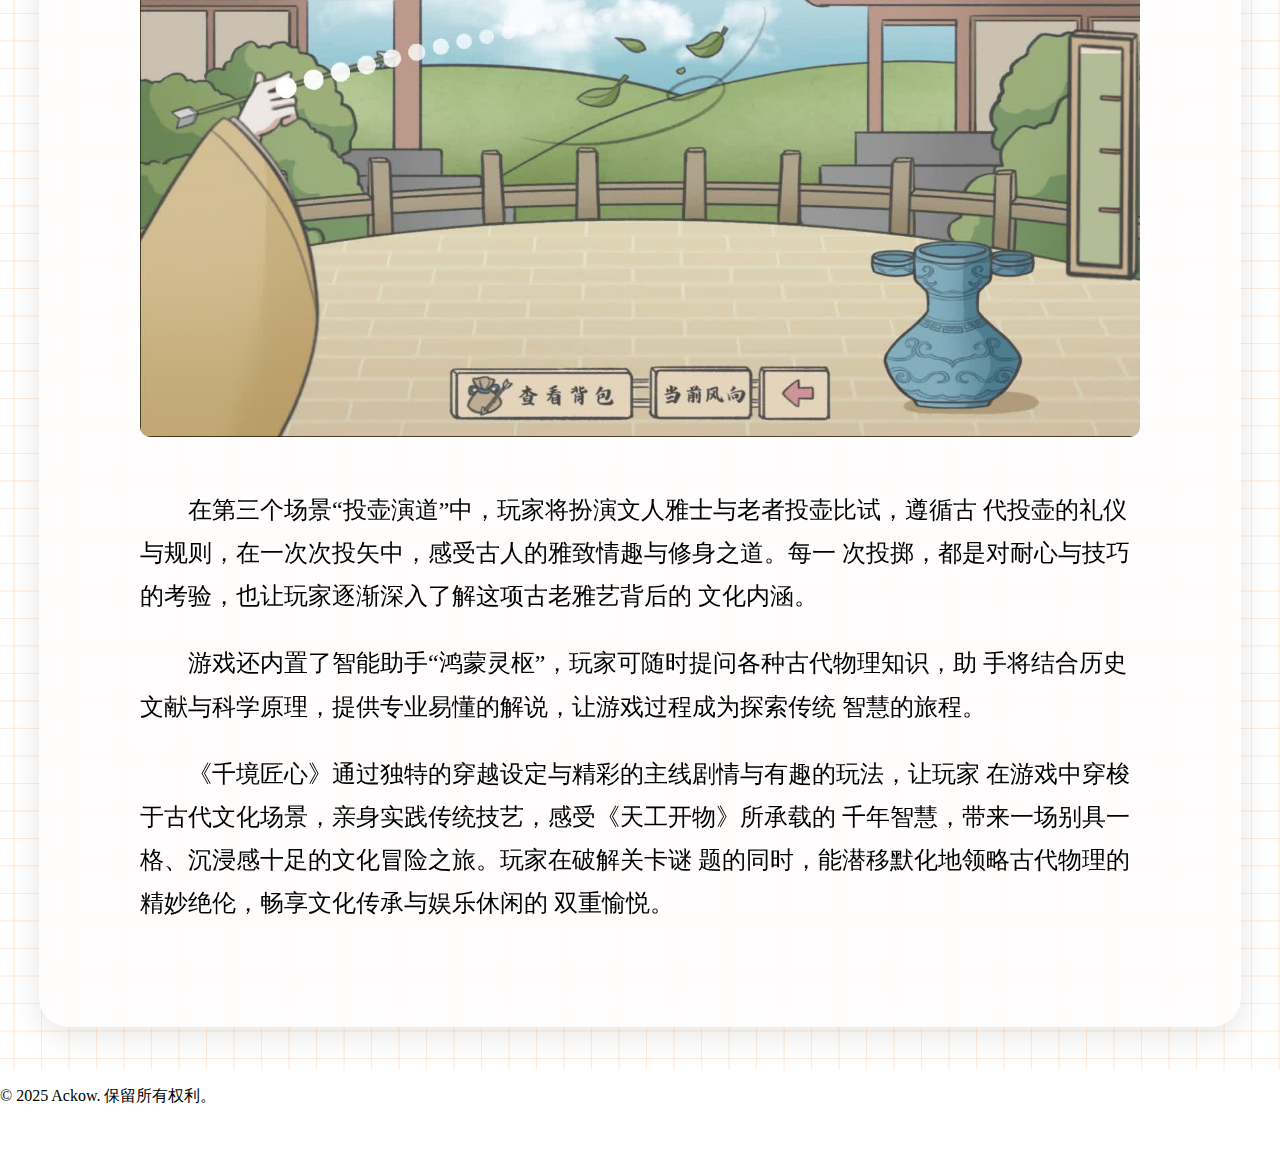
<file: assets/pages/article_02.html>
<!DOCTYPE html>
<html lang="zh">
<head>
    <meta charset="UTF-8">
    <meta name="viewport" content="width=device-width, initial-scale=1.0">
    <title>Ackow - 千境匠心</title>
    <link rel="icon" type="image/x-icon" href="../assets/icons/favicon.ico">
    <link rel="stylesheet" href="/assets/css/main.css">
    <link rel="stylesheet" href="/assets/css/works.css">
    <link rel="stylesheet" href="/assets/css/article.css">
    <link href="https://fonts.googleapis.com/icon?family=Material+Icons+Round" rel="stylesheet">
</head>
<body>
    <header>
        <div>
            <!-- 左侧 Logo -->
            <div class="logo-title">
                <span data-i18n="title">Ackow</span>
            </div>
            
            <!-- 分隔线 -->
            <div class="divider"></div>
            
            <!-- 中间导航 -->
            <nav>
                <ul>
                    <li><a href="../index.html" data-i18n="nav.home">首页</a></li>
                    <li><a href="works.html" data-i18n="nav.works" class="active">作品介绍</a></li>
                    <li><a href="http://blog.ackow.cn" target="_blank" data-i18n="nav.blog">博客</a></li>
                    <li><a href="contact.html" data-i18n="nav.contact">联系</a></li>
                </ul>
            </nav>
            
            <!-- 分隔线 -->
            <div class="divider"></div>
            
            <!-- 右侧工具栏 -->
            <div class="tools">
                <button class="icon-button language-switch" title="Switch Language / 切换语言">
                    <span class="material-icons-round">language</span>
                    <span class="current-lang">中</span>
                </button>
                <button class="icon-button theme-switch" title="Switch Theme / 切换主题">
                    <span class="material-icons-round">light_mode</span>
                </button>
            </div>
        </div>
    </header>

    <main>
        <div class="background-image" style="height: 50vh;">
            <div class="hero-content" >
                <h1 class="hero-title" data-i18n="works.headline">作品介绍</h1>
            </div>
        </div>
        
        <div class="container" style="padding: 5vh 0;">
            <section class="article-section">
                <article class="article-detail">
                    <h1 class="article-detail-title">千境匠心</h1>
                    <div class="article-meta">
                        <span class="article-date">发布日期：2025年3月5日</span>
                        <span class="article-tags">
                            <span class="article-tag">Unity</span>
                            <span class="article-tag">C#</span>
                            <span class="article-tag">Photoshop</span>
                        </span>
                    </div>
                
                    <div class="article-detail-content">
                        <div class="article-detail-image">
                            <img src="/assets/images/works/work02.jpeg" alt="千境匠心">
                        </div>
                        <p>&nbsp;&nbsp;&nbsp;&nbsp;&nbsp;&nbsp;&nbsp;&nbsp;玩家将扮演现代文物修复师，在故宫专注修复《天工开物》明代抄本时，一
                        个不经意的触碰，竟触发了书页间隐藏的青铜机关。刹那间，古籍中 “投壶图”“纸
                        鸢式”“水转连磨” 等精妙图样，幻化为悬浮的全息投影，光芒闪耀间，玩家被吸
                        入了那个泛黄宣纸所承载的神秘世界 ——「千境工坊」。</p>
                        <div class="article-detail-image">
                            <img src="/assets/images/article/0201.jpeg" alt="千境匠心">
                        </div>
                        <p>&nbsp;&nbsp;&nbsp;&nbsp;&nbsp;&nbsp;&nbsp;&nbsp;第一个场景“石磨璇玑”中，玩家帮助年迈老妇磨粮，玩家凭借现代机械原理
                            知识，仔细研究石磨构造。从检查磨盘的磨损情况，到调试传动装置，一步步排
                            查故障、修复石磨。在帮助老妇人磨制粮食的过程中，玩家深入探究古代传统磨
                            坊机械的精妙之处，体会古人在劳作中展现出的智慧与坚韧。</p>
                        <div class="article-detail-image">
                            <img src="/assets/images/article/0202.jpeg" alt="千境匠心">
                        </div>
                        <p>&nbsp;&nbsp;&nbsp;&nbsp;&nbsp;&nbsp;&nbsp;&nbsp;第二个场景“纸鸢溯风”中，玩家将与古代青年比试纸鸢，要让纸鸢在风中轻
                        盈翱翔、拔得头筹，玩家需巧妙运用现代空气动力学知识，结合古代纸鸢制作工
                        艺的精髓。调整纸鸢的角度、把控放飞的力度，在与风的博弈中，体验古人亲近
                        自然、娱乐生活的智慧，感受那份在天际追逐自由的畅快。</p>
                        <div class="article-detail-image">
                            <img src="/assets/images/article/0203.jpeg" alt="千境匠心">
                        </div>
                        <p>&nbsp;&nbsp;&nbsp;&nbsp;&nbsp;&nbsp;&nbsp;&nbsp;在第三个场景“投壶演道”中，玩家将扮演文人雅士与老者投壶比试，遵循古
                        代投壶的礼仪与规则，在一次次投矢中，感受古人的雅致情趣与修身之道。每一
                        次投掷，都是对耐心与技巧的考验，也让玩家逐渐深入了解这项古老雅艺背后的
                        文化内涵。</p>
                        <p>&nbsp;&nbsp;&nbsp;&nbsp;&nbsp;&nbsp;&nbsp;&nbsp;游戏还内置了智能助手“鸿蒙灵枢”，玩家可随时提问各种古代物理知识，助
                        手将结合历史文献与科学原理，提供专业易懂的解说，让游戏过程成为探索传统
                        智慧的旅程。</p>
                        <p>&nbsp;&nbsp;&nbsp;&nbsp;&nbsp;&nbsp;&nbsp;&nbsp;《千境匠心》通过独特的穿越设定与精彩的主线剧情与有趣的玩法，让玩家
                        在游戏中穿梭于古代文化场景，亲身实践传统技艺，感受《天工开物》所承载的
                        千年智慧，带来一场别具一格、沉浸感十足的文化冒险之旅。玩家在破解关卡谜
                        题的同时，能潜移默化地领略古代物理的精妙绝伦，畅享文化传承与娱乐休闲的
                        双重愉悦。</p>
                    </div>
                </article>
            </section>
            
            
        </div>
    </main>

    <footer>
        <div class="footer-content">
            <div class="footer-section">
                <p class="copyright" data-i18n="footer.copyright">© 2025 Ackow. 保留所有权利。</p>
            </div>
        </div>
    </footer>

    <script src="/assets/js/main.js"></script>
</body>
</html>
</file>
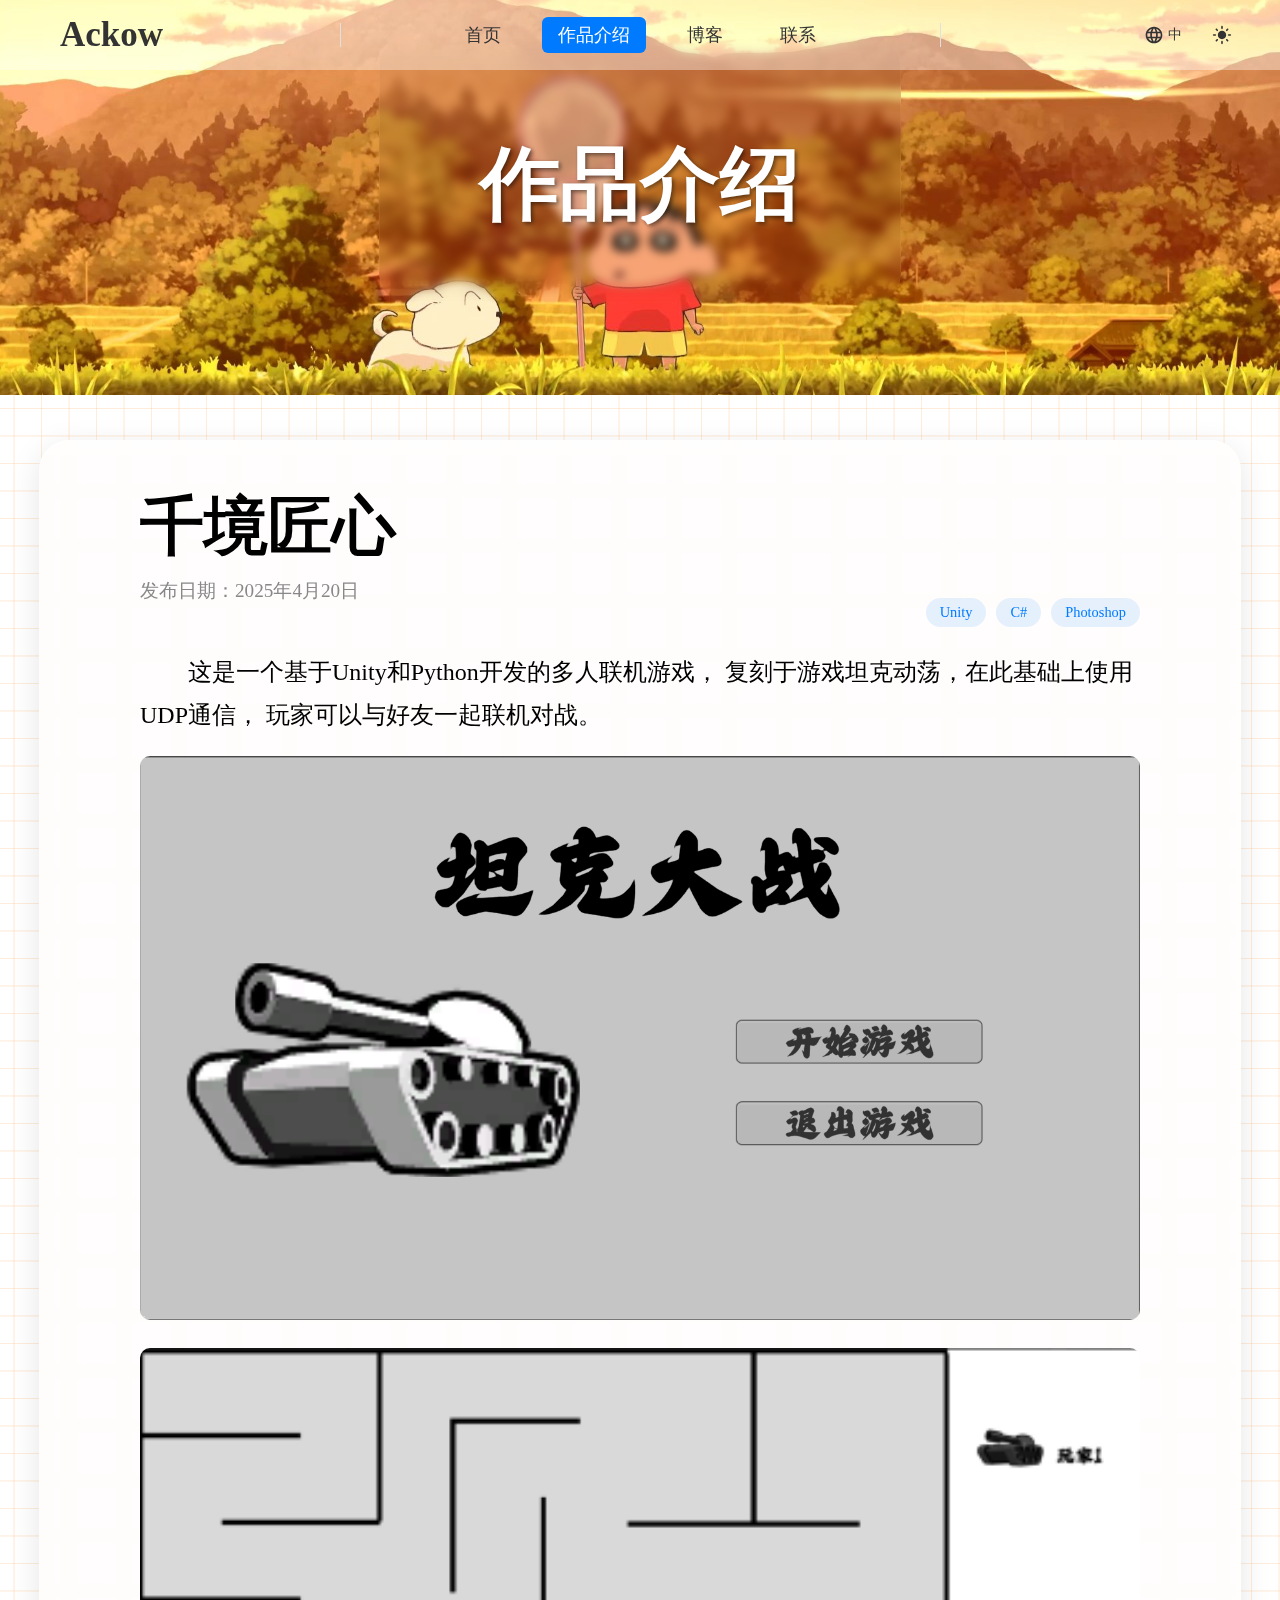
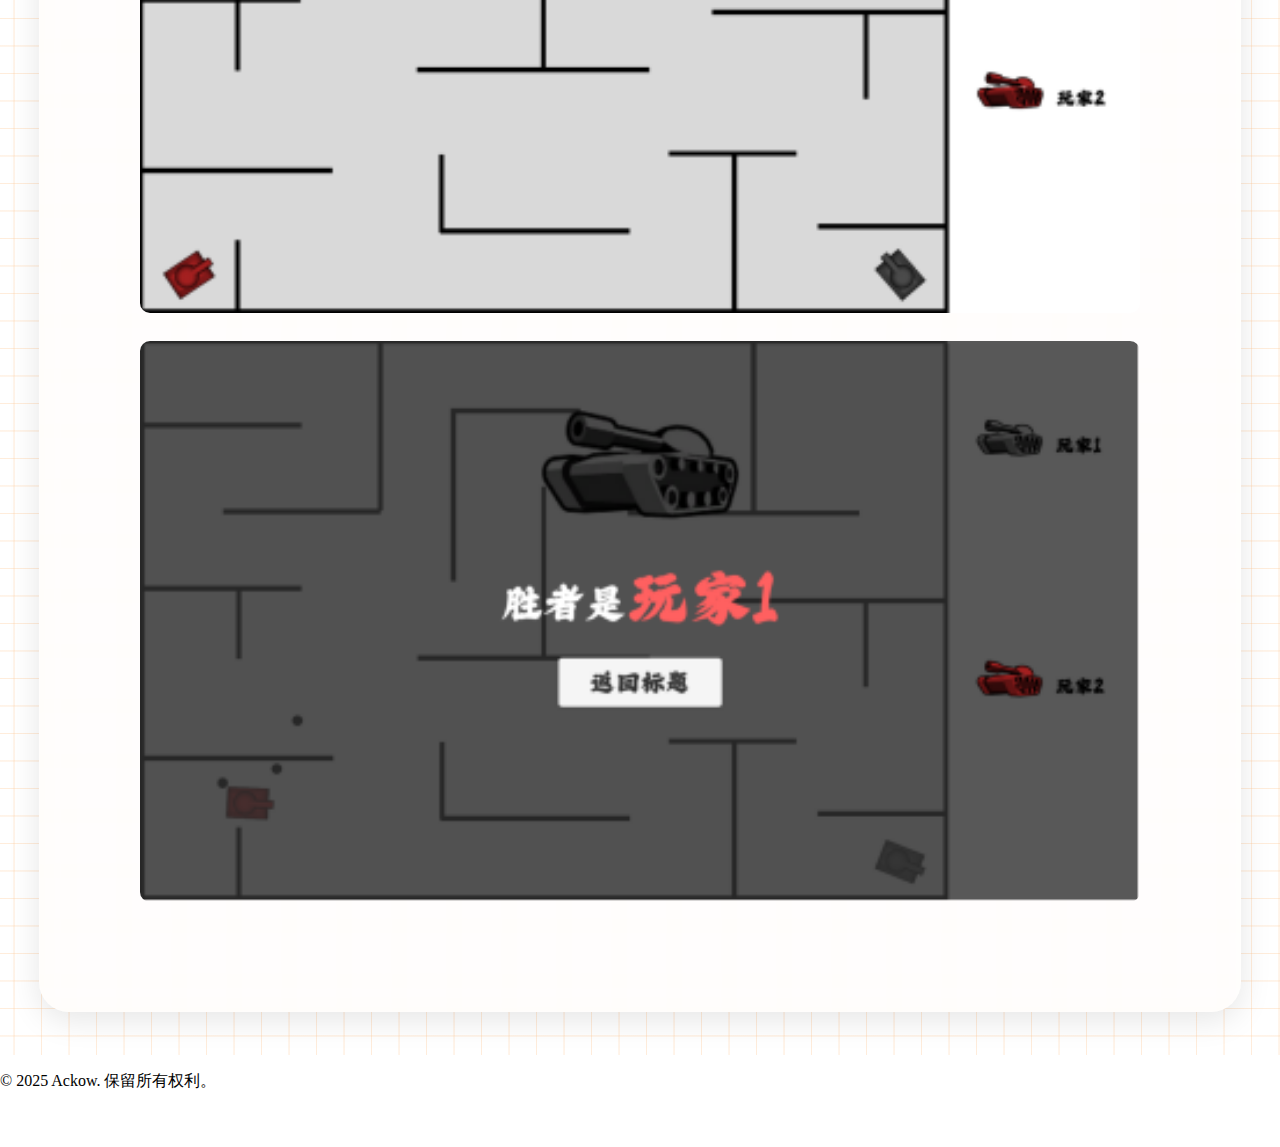
<file: assets/pages/article_03.html>
<!DOCTYPE html>
<html lang="zh">
<head>
    <meta charset="UTF-8">
    <meta name="viewport" content="width=device-width, initial-scale=1.0">
    <title>Ackow - 坦克大战</title>
    <link rel="icon" type="image/x-icon" href="../assets/icons/favicon.ico">
    <link rel="stylesheet" href="/assets/css/main.css">
    <link rel="stylesheet" href="/assets/css/works.css">
    <link rel="stylesheet" href="/assets/css/article.css">
    <link href="https://fonts.googleapis.com/icon?family=Material+Icons+Round" rel="stylesheet">
</head>
<body>
    <header>
        <div>
            <!-- 左侧 Logo -->
            <div class="logo-title">
                <span data-i18n="title">Ackow</span>
            </div>
            
            <!-- 分隔线 -->
            <div class="divider"></div>
            
            <!-- 中间导航 -->
            <nav>
                <ul>
                    <li><a href="../index.html" data-i18n="nav.home">首页</a></li>
                    <li><a href="works.html" data-i18n="nav.works" class="active">作品介绍</a></li>
                    <li><a href="http://blog.ackow.cn" target="_blank" data-i18n="nav.blog">博客</a></li>
                    <li><a href="contact.html" data-i18n="nav.contact">联系</a></li>
                </ul>
            </nav>
            
            <!-- 分隔线 -->
            <div class="divider"></div>
            
            <!-- 右侧工具栏 -->
            <div class="tools">
                <button class="icon-button language-switch" title="Switch Language / 切换语言">
                    <span class="material-icons-round">language</span>
                    <span class="current-lang">中</span>
                </button>
                <button class="icon-button theme-switch" title="Switch Theme / 切换主题">
                    <span class="material-icons-round">light_mode</span>
                </button>
            </div>
        </div>
    </header>

    <main>
        <div class="background-image" style="height: 50vh;">
            <div class="hero-content" >
                <h1 class="hero-title" data-i18n="works.headline">作品介绍</h1>
            </div>
        </div>
        
        <div class="container" style="padding: 5vh 0;">
            <section class="article-section">
                <article class="article-detail">
                    <h1 class="article-detail-title">千境匠心</h1>
                    <div class="article-meta">
                        <span class="article-date">发布日期：2025年4月20日</span>
                        <span class="article-tags">
                            <span class="article-tag">Unity</span>
                            <span class="article-tag">C#</span>
                            <span class="article-tag">Photoshop</span>
                        </span>
                    </div>
                
                    <div class="article-detail-content">
                        <p>&nbsp;&nbsp;&nbsp;&nbsp;&nbsp;&nbsp;&nbsp;&nbsp;这是一个基于Unity和Python开发的多人联机游戏，
                            复刻于游戏坦克动荡，在此基础上使用UDP通信，
                            玩家可以与好友一起联机对战。
                        </p>
                        <div class="article-detail-image">
                            <img src="/assets/images/works/work03.png" alt="坦克大战">
                        </div>
                        <div class="article-detail-image">
                            <img src="/assets/images/article/0301.png" alt="坦克大战">
                        </div>
                        <div class="article-detail-image">
                            <img src="/assets/images/article/0302.png" alt="坦克大战">
                        </div>
                    </div>
                </article>
            </section>
            
            
        </div>
    </main>

    <footer>
        <div class="footer-content">
            <div class="footer-section">
                <p class="copyright" data-i18n="footer.copyright">© 2025 Ackow. 保留所有权利。</p>
            </div>
        </div>
    </footer>

    <script src="/assets/js/main.js"></script>
</body>
</html>
</file>
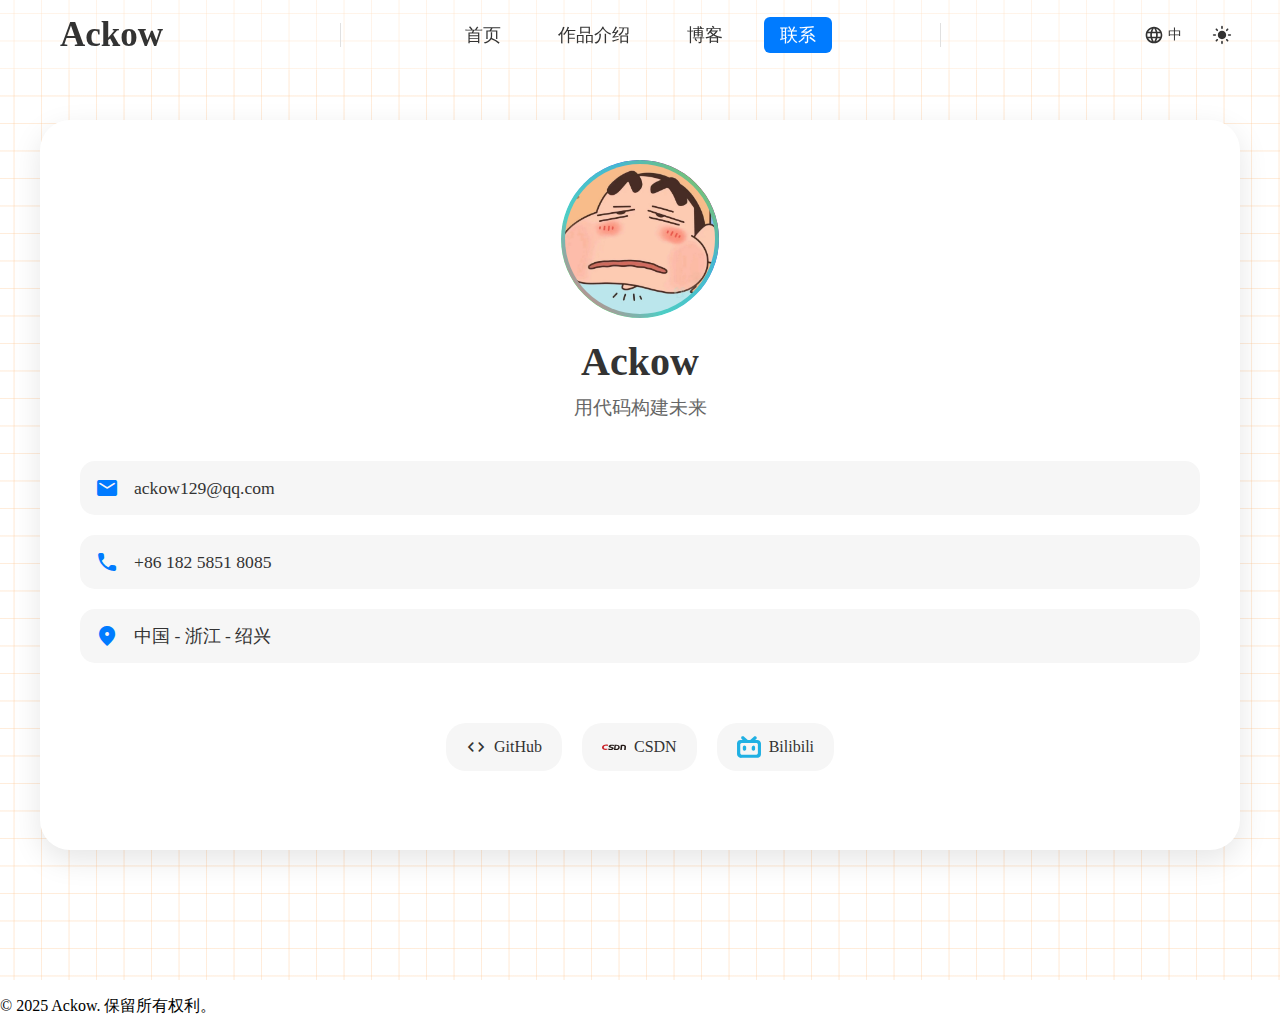
<file: assets/pages/contact.html>
<!DOCTYPE html>
<html lang="zh">
<head>
    <meta charset="UTF-8">
    <meta name="viewport" content="width=device-width, initial-scale=1.0">
    <title data-i18n="contact.title">Ackow - 联系</title>
    <link rel="icon" type="image/x-icon" href="/assets/icons/favicon.ico">
    <link rel="stylesheet" href="/assets/css/main.css">
    <link rel="stylesheet" href="/assets/css/contact.css">
    <link href="https://fonts.googleapis.com/icon?family=Material+Icons+Round" rel="stylesheet">
</head>
<body>
    <header>
        <div>
            <!-- 左侧 Logo -->
            <div class="logo-title">
                <span data-i18n="title">Ackow</span>
            </div>
            
            <!-- 分隔线 -->
            <div class="divider"></div>
            
            <!-- 中间导航 -->
            <nav>
                <ul>
                    <li><a href="../../index.html" data-i18n="nav.home">首页</a></li>
                    <li><a href="works.html" data-i18n="nav.works">作品介绍</a></li>
                    <li><a href="http://blog.ackow.cn" target="_blank" data-i18n="nav.blog">博客</a></li>
                    <li><a href="contact.html" data-i18n="nav.contact" class="active">联系</a></li>
                </ul>
            </nav>
            
            <!-- 分隔线 -->
            <div class="divider"></div>
            
            <!-- 右侧工具栏 -->
            <div class="tools">
                <button class="icon-button language-switch" title="Switch Language / 切换语言">
                    <span class="material-icons-round">language</span>
                    <span class="current-lang">中</span>
                </button>
                <button class="icon-button theme-switch" title="Switch Theme / 切换主题">
                    <span class="material-icons-round">light_mode</span>
                </button>
            </div>
        </div>
    </header>

    <main class="container">
        <div class="contact-container">
            <div class="contact-panel">
                <div class="profile-section">
                    <div class="avatar">
                        <img src="/assets/icons/avatar.JPG" alt="Ackow">
                    </div>
                    <h1 class="name" data-i18n="contact.name">Ackow</h1>
                    <p class="signature" data-i18n="contact.signature">用代码构建未来</p>
                </div>
                
                <div class="contact-section">
                    <div class="contact-item">
                        <span class="material-icons-round">email</span>
                        <a href="mailto:ackow129@qq.com" data-i18n="contact.email">ackow129@qq.com</a>
                    </div>
                    <div class="contact-item">
                        <span class="material-icons-round">phone</span>
                        <a href="tel:+8618258518085" data-i18n="contact.phone">+86 182 5851 8085</a>
                    </div>
                    <div class="contact-item">
                        <span class="material-icons-round">location_on</span>
                        <span data-i18n="contact.location">中国 - 浙江 - 绍兴</span>
                    </div>
                </div>

                <div class="social-section">
                    <a href="https://github.com/Ackow" target="_blank" class="social-link">
                        <span class="material-icons-round">code</span>
                        <span data-i18n="contact.github">GitHub</span>
                    </a>
                    <a href="https://blog.csdn.net/ackow" target="_blank" class="social-link">
                        <img src="/assets/icons/csdn.svg" alt="CSDN" style="width: 24px; height: 24px;">
                        <span data-i18n="contact.twitter">CSDN</span>
                    </a>
                    <a href="https://space.bilibili.com/472858021" target="_blank" class="social-link">
                        <img src="/assets/icons/bilibili.svg" alt="bilibili" style="width: 24px; height: 24px;">
                        <span data-i18n="contact.linkedin">Bilibili</span>
                    </a>
                </div>
            </div>
        </div>
    </main>

    <footer>
        <div class="footer-content">
            <div class="footer-section">
                <p class="copyright" data-i18n="footer.copyright">© 2025 Ackow. 保留所有权利。</p>
            </div>
        </div>
    </footer>

    <script src="/assets/js/main.js"></script>
</body>
</html>
</file>
<file: assets/css/main.css>
:root {
    /* 日间模式变量 */
    --bg-primary: #ffffff;
    --bg-secondary: #f6f6f6;
    --text-primary: #333333;
    --text-secondary: #666666;
    --border-color: #e0e0e0;
    --accent-color: #007bff;
    --accent-rgb: 0, 123, 255;
    --background-image: url("../images/background_day.jpg");
}

/* 夜间模式变量 */
.dark-theme {
    --bg-primary: #1a1a1a;
    --bg-secondary: #252525;
    --text-primary: #ffffff;
    --text-secondary: #a0a0a0;
    --border-color: #404040;
    --accent-color: #0078D4;
    --accent-rgb: 0, 120, 212;
    --background-image: url("../images/background_night.jpg");
}

/* 基础样式 */
html, body {
    min-width: 1200px;
    margin: 0;
    padding: 0;
}

.background-image {
    margin-top: -45vh;
    background-image: var(--background-image);
    width: 100%;
    height: 100vh;
    background-size: cover;
    background-position: center;
    background-repeat: no-repeat;
    transition: background-image 0.5s ease;
}

/* 设置 header 样式 */
header {
    background-color: rgba(255, 255, 255, 0.4);
    padding: 15px 40px;
    position: fixed;
    width: 100%;
    min-width: 900px;
    top: 0;
    left: 0;
    z-index: 1000;
    box-sizing: border-box;
    transition: background-color 0.3s ease;
}

/* 当滚动时添加背景色 */
header.scrolled {
    box-shadow: 0 2px 10px rgba(0, 0, 0, 0.05);
}

/* 深色主题下的导航栏样式 */
.dark-theme header {
    background-color: rgba(40, 40, 40, 0.4);
}

.dark-theme header.scrolled {
    box-shadow: 0 2px 10px rgba(0, 0, 0, 0.2);
}

/* 让 header 内部 div 里的内容水平排列 */
header > div {
    max-width: 1200px;
    min-width: 900px;
    margin: 0 auto;
    display: grid;
    grid-template-columns: 1fr auto 2fr auto 1fr;
    align-items: center;
    gap: 20px;
}

/* 分隔线样式 */
.divider {
    width: 1px;
    height: 24px;
    background-color: var(--border-color);
    margin: 0 10px;
}

/* logo 和标题部分样式 */
.logo-title {
    display: flex;
    align-items: center;
    font-size: 35px;
    font-weight: 600;
    color: var(--text-primary);
    margin-left: 20px;
}

/* 导航菜单样式 */
nav {
    justify-self: center;
    width: 100%;
}

nav ul {
    list-style: none;
    display: flex;
    justify-content: center;
    gap: 25px;
    padding: 0;
    margin: 0;
}

nav li {
    display: inline-block;
    position: relative;
}

nav a {
    text-decoration: none;
    color: var(--text-primary);
    padding: 8px 16px;
    border-radius: 6px;
    transition: all 0.3s ease;
    font-size: 18px;
}

nav a:hover {
    color: var(--accent-color);
    background-color: rgba(var(--accent-rgb), 0.1);
}

nav a.active {
    background-color: var(--accent-color);
    color: white;
}

/* 右侧工具栏样式 */
.tools {
    display: flex;
    justify-content: flex-end;
    gap: 10px;
}

/* 图标按钮样式 */
.icon-button {
    background: none;
    border: none;
    padding: 8px;
    border-radius: 6px;
    cursor: pointer;
    color: var(--text-primary);
    display: flex;
    align-items: center;
    justify-content: center;
    transition: all 0.3s ease;
}

.icon-button:hover {
    background-color: rgba(var(--accent-rgb), 0.1);
    color: var(--accent-color);
}

.icon-button .material-icons-round {
    font-size: 20px;
}

/* 主题切换动画 */
.theme-switch .material-icons-round {
    transition: transform 0.3s ease;
}

.theme-switch:hover .material-icons-round {
    transform: rotate(30deg);
}

/* 语言切换按钮样式 */
.language-switch {
    position: relative;
    display: flex;
    align-items: center;
    gap: 4px;
    padding: 8px 12px;
}

.current-lang {
    font-size: 14px;
    font-weight: 500;
}

/* 添加平滑滚动 */
html {
    scroll-behavior: smooth;
}

/* Hero 内容样式 */
.hero-content {
    position: relative;
    margin-top: 350px;
    z-index: 2;
    text-align: center;
    max-width: 400px;
    min-width: 400px;
    padding: 40px 60px;
    /* position: absolute; */
    top: 50%;
    left: 50%;
    transform: translate(-50%, -50%);
    background-color: rgba(0, 0, 0, 0.03);
    backdrop-filter: blur(5px);
    border-radius: 30px;
    box-shadow: 0 0 30px rgba(0, 0, 0, 0.05);
    border: 1px solid rgba(255, 255, 255, 0.05);
    mask-image: linear-gradient(to bottom, 
        rgba(0, 0, 0, 0) 0%,
        rgba(0, 0, 0, 1) 10%,
        rgba(0, 0, 0, 1) 90%,
        rgba(0, 0, 0, 0) 100%
    );
    -webkit-mask-image: linear-gradient(to bottom, 
        rgba(0, 0, 0, 0) 0%,
        rgba(0, 0, 0, 1) 10%,
        rgba(0, 0, 0, 1) 90%,
        rgba(0, 0, 0, 0) 100%
    );
}

.hero-title {
    font-size: 5rem;
    font-weight: 700;
    margin-bottom: 1.5rem;
    color: #ffffff;
    text-shadow: 2px 2px 4px rgba(0, 0, 0, 0.5);
    animation: titleGlow 2s ease-in-out infinite alternate;
}

.hero-subtitle {
    font-size: 2rem;
    color: #ffffff;
    margin: 0;
    opacity: 0;
    transform: translateY(20px);
    animation: subtitleFadeIn 0.8s ease-out forwards 0.5s;
    text-shadow: 2px 2px 4px rgba(0, 0, 0, 0.5);
    font-weight: 500;
}

/* 深色主题适配 */
.dark-theme .hero-content {
    background-color: rgba(255, 255, 255, 0.03);
    border: 1px solid rgba(255, 255, 255, 0.05);
}

.dark-theme .hero-title {
    color: var(--text-primary);
    text-shadow: 2px 2px 4px rgba(0, 0, 0, 0.7);
}

.dark-theme .hero-subtitle {
    color: var(--text-primary);
    text-shadow: 2px 2px 4px rgba(0, 0, 0, 0.7);
}

/* 动画关键帧 */
@keyframes titleGlow {
    0% {
        text-shadow: 2px 2px 4px rgba(0, 0, 0, 0.5);
    }
    100% {
        text-shadow: 2px 2px 8px rgba(0, 0, 0, 0.7);
    }
}

@keyframes subtitleFadeIn {
    0% {
        opacity: 0;
        transform: translateY(20px);
    }
    100% {
        opacity: 1;
        transform: translateY(0);
    }
}

.container {
    width: 100%;
    height: 100%;
    padding-bottom: 10vh;
    --color: rgba(255, 194, 137, 0.3);
    background-color: #ffffff;
    background-image: linear-gradient(0deg, transparent 24%, var(--color) 25%, var(--color) 26%, transparent 27%,transparent 74%, var(--color) 75%, var(--color) 76%, transparent 77%,transparent),
        linear-gradient(90deg, transparent 24%, var(--color) 25%, var(--color) 26%, transparent 27%,transparent 74%, var(--color) 75%, var(--color) 76%, transparent 77%,transparent);
    background-size: 55px 55px;
  }

/* From Uiverse.io by adamgiebl */ 
.dark-theme .container {
    width: 100%;
    height: 100%;
    padding-bottom: 20vh;
    --color: rgba(114, 114, 114, 0.3);
    background-color: #191a1a;
    background-image: linear-gradient(0deg, transparent 24%, var(--color) 25%, var(--color) 26%, transparent 27%,transparent 74%, var(--color) 75%, var(--color) 76%, transparent 77%,transparent),
        linear-gradient(90deg, transparent 24%, var(--color) 25%, var(--color) 26%, transparent 27%,transparent 74%, var(--color) 75%, var(--color) 76%, transparent 77%,transparent);
    background-size: 55px 55px;
}
</file>
<file: assets/css/works.css>
/* 作品展示部分样式 */
.works-section {
    padding: 60px 0;
    position: relative;
    /* background-color: rgb(255, 250, 246); */
    min-height: 70vh;
    display: flex;
    flex-direction: column;
    /* justify-content: center; */
    opacity: 0;
    transform: translateY(50px);
    transition: all 1s ease;
    /* margin-top: 10vh; 确保在主页背景之后 */
}

.works-section::before {
    content: '';
    position: absolute;
    top: 50%;
    left: 50%;
    transform: translate(-50%, -50%);
    width: 70%;
    height: 600px; /* 固定高度 */
    background: rgba(255, 255, 255, 0.1);
    backdrop-filter: blur(10px);
    border-radius: 30px;
    z-index: -1;
    box-shadow: 0 8px 32px rgba(0, 0, 0, 0.1);
    border: 1px solid rgba(255, 255, 255, 0.2);
}

.works-section.visible {
    opacity: 1;
    transform: translateY(0);
}

.section-title {
    text-align: center;
    font-size: 2.5rem;
    color: #000000;
    margin-bottom: 50px;
    text-shadow: 2px 2px 4px rgba(0, 0, 0, 0.5);
}

.works-carousel {
    position: relative;
    max-width: 1200px;
    margin: 0 auto;
    padding: 0 60px;
    overflow: hidden;
    display: flex;
}

.works-container {
    display: flex;
    gap: 30px;
    transition: transform 0.5s ease;
    padding: 20px 0;
    width: max-content;
    position: relative;
    justify-content: center;
}

.work-card {
    flex: 0 0 350px;
    background: rgba(255, 255, 255, 0.9);
    border-radius: 20px;
    overflow: hidden;
    transition: all 0.5s ease;
    transform: scale(0.85);
    opacity: 0.5;
    cursor: pointer;
    box-shadow: 0 4px 20px rgba(0, 0, 0, 0.1);
    position: relative;
    background-image: linear-gradient(163deg, #ffee00 0%, #ff7300 100%);
}

.work-card .card2 {
    width: 100%;
    height: 100%;
    background-image: linear-gradient(to bottom, 
        rgba(255, 255, 255, 1), 
        rgba(255, 237, 218, 1)
    );
    border-radius: 18px;
    transition: all 0.2s;
    overflow: hidden;
}

.work-card:hover {
    box-shadow: 0px 0px 30px 1px rgba(255, 238, 0, 0.30);
}

.work-card:hover .card2 {
    transform: scale(0.98);
    border-radius: 18px;
}

.work-card.active {
    transform: scale(1);
    opacity: 1;
    z-index: 2;
}

.work-image {
    height: 200px;
    overflow: hidden;
    background-color: rgba(0, 0, 0, 0.2);
}

.work-image img {
    width: 100%;
    height: 100%;
    object-fit: cover;
    transition: transform 0.5s ease;
}

.work-info {
    padding: 20px;
    color: #000000;
}

.work-info h3 {
    margin: 0 0 10px 0;
    font-size: 1.5rem;
    color: #000000;
}

.work-info p {
    margin: 0 0 15px 0;
    font-size: 1rem;
    color: rgba(0, 0, 0, 0.8);
}

.work-tags {
    display: flex;
    gap: 10px;
    flex-wrap: wrap;
}

.tag {
    padding: 5px 12px;
    background: rgb(125, 125, 125);
    border-radius: 15px;
    font-size: 0.9rem;
    color: #ffffff;
}

.work-text{
    color: #000000;
}

/* 深色主题适配 */
/* .dark-theme .works-section {
    background-color: rgb(40, 40, 40);
} */

.dark-theme .section-title {
    color: #ffffff;
}

.dark-theme .work-card {
    background-image: linear-gradient(163deg, #33ff1c 0%, #0040ff 100%);
}

.dark-theme .work-card .card2 {
    background-image: linear-gradient(to bottom, 
        rgb(30, 30, 30), 
        rgb(83, 83, 83)
    );
}

.dark-theme .work-info {
    background: rgba(0, 0, 0, 0.4);
}

.dark-theme .work-info h3 {
    color: #ffffff;
}

.dark-theme .work-info p {
    color: #ffffff;
}

.dark-theme .tag {
    background: rgba(255, 255, 255, 0.1);
    color: #ffffff;
}

.dark-theme .work-text{
    color: #ffffff;
}

.dark-theme .works-section::before {
    background: rgba(0, 0, 0, 0.3);
    backdrop-filter: blur(10px);
    border: 1px solid rgba(255, 255, 255, 0.1);
    box-shadow: 0 8px 32px rgba(0, 0, 0, 0.3);
}

.article-background{
    background-image: linear-gradient(to bottom, 
        rgba(255, 255, 255, 0) 0%,
        /* rgba(255, 255, 255, 0) 30%, */
        rgba(255, 255, 255, 0.98) 7.5%,  
        rgb(255, 255, 255) 100%
    );
}

.dark-theme .article-background{
    background-image: linear-gradient(to bottom, 
        rgba(255, 255, 255, 0) 0%,
        /* rgba(255, 255, 255, 0) 5%, */
        rgba(30, 30, 30, 0.98) 7.5%,  
        rgb(0, 0, 0) 100%
    );
}

/* .article-headline {
    position: absolute;
    top: 50%;
    left: 50%;
    transform: translate(-50%, -50%);
    z-index: 2;
    text-align: center;
    max-width: 400px;
    min-width: 400px;
    padding: 40px 60px;
    background-color: rgba(0, 0, 0, 0.03);
    backdrop-filter: blur(5px);
    border-radius: 30px;
    box-shadow: 0 0 30px rgba(0, 0, 0, 0.05);
    border: 1px solid rgba(255, 255, 255, 0.05);
    mask-image: linear-gradient(to bottom, 
        rgba(0, 0, 0, 0) 0%,
        rgba(0, 0, 0, 1) 10%,
        rgba(0, 0, 0, 1) 90%,
        rgba(0, 0, 0, 0) 100%
    );
    -webkit-mask-image: linear-gradient(to bottom, 
        rgba(0, 0, 0, 0) 0%,
        rgba(0, 0, 0, 1) 10%,
        rgba(0, 0, 0, 1) 90%,
        rgba(0, 0, 0, 0) 100%
    );
    font-size: 5rem;
    font-weight: 700;
    margin-bottom: 1.5rem;
    color: #ffffff;
    text-shadow: 2px 2px 4px rgba(0, 0, 0, 0.5);
    animation: titleGlow 2s ease-in-out infinite alternate;
} */

/* 文章展示样式 */
/* .article-container {
    max-width: 1000px;
    min-height: 900px;
    margin: 0 auto;
    padding: 600px 40px 40px;
    position: relative;
} */

.article-list {
    position: relative;
    display: flex;
    flex-direction: column;
    gap: 40px;
    padding: 50px 300px;
}

.article-card {
    background: var(--bg-primary);
    border-radius: 20px;
    overflow: hidden;
    box-shadow: 0 4px 20px rgba(0, 0, 0, 0.1);
    display: flex;
    flex-direction: column;
}

.article-image {
    width: 100%;
    height: 500px;
    overflow: hidden;
}

.article-image img {
    width: 100%;
    height: 100%;
    object-fit: cover;
}

.article-content {
    padding: 30px;
    display: flex;
    flex-direction: column;
}

.article-title {
    margin: 0 0 20px;
    font-size: 1.8rem;
    color: var(--text-primary);
}

.article-text {
    color: var(--text-secondary);
    font-size: 1.1rem;
    line-height: 1.8;
    margin-bottom: 25px;
}

.article-tags {
    display: flex;
    flex-wrap: wrap;
    gap: 10px;
    margin-top: 20px;
}

.article-tag {
    background: rgba(var(--accent-rgb), 0.1);
    color: var(--accent-color);
    padding: 6px 14px;
    border-radius: 20px;
    font-size: 0.9rem;
    font-weight: 500;
}

/* 响应式设计 */
@media (max-width: 768px) {
    .article-container {
        padding: 100px 20px 20px;
    }
    
    .article-list {
        padding: 20px;
    }
    
    .article-image {
        height: 250px;
    }
    
    .article-content {
        padding: 20px;
    }
    
    .article-title {
        font-size: 1.5rem;
    }
    
    .article-text {
        font-size: 1rem;
    }
}
</file>
<file: assets/css/tech.css>
.tech-cloud {
    position: absolute;
    top: 50%;
    left: 50%;
    transform: translate(-50%, -50%);
    width: 80%;
    height: 80%;
    display: flex;
    flex-wrap: wrap;
    justify-content: center;
    align-items: center;
    gap: 20px;
    perspective: 1000px;
}

.tech-item {
    font-size: 1.2rem;
    font-weight: 600;
    padding: 8px 16px;
    border-radius: 20px;
    background: rgba(255, 255, 255, 0.1);
    backdrop-filter: blur(5px);
    color: var(--color);
    text-shadow: 0 0 10px rgba(0, 0, 0, 0.1);
    transform-style: preserve-3d;
    animation: float 3s ease-in-out infinite;
    cursor: pointer;
    transition: all 0.3s ease;
}

.tech-item:hover {
    transform: scale(1.1) translateZ(20px);
    box-shadow: 0 0 20px var(--color);
}

.tech-item:nth-child(odd) {
    animation-delay: 0.5s;
}

.tech-item:nth-child(3n) {
    animation-delay: 1s;
}

.tech-item:nth-child(3n+1) {
    animation-delay: 1.5s;
}

@keyframes float {
    0%, 100% {
        transform: translateY(0) rotate(0deg);
    }
    50% {
        transform: translateY(-10px) rotate(5deg);
    }
}

/* 响应式设计 */
@media (max-width: 768px) {
    .tech-cloud {
        width: 90%;
        gap: 10px;
    }
    
    .tech-item {
        font-size: 1rem;
        padding: 6px 12px;
    }
}

.tech-section {
    padding: 30px 0;
    text-align: center;
    position: relative;
    z-index: 1;
}

.tech-section .section-title {
    position: relative;
    z-index: 2;
    margin-bottom: 30px;
}

.tech-section::before {
    content: '';
    /* margin-top: 7vh; */
    position: absolute;
    top: 50%;
    left: 50%;
    transform: translate(-50%, -50%);
    width: 100%;
    max-width: 1200px;
    height: 500px;
    background: rgba(255, 255, 255, 0.1);
    backdrop-filter: blur(10px);
    border-radius: 30px;
    z-index: 0;
    box-shadow: 0 8px 32px rgba(0, 0, 0, 0.1);
    border: 1px solid rgba(255, 255, 255, 0.2);
}

.dark-theme .tech-section::before {
    background: rgba(0, 0, 0, 0.3);
    backdrop-filter: blur(10px);
    border: 1px solid rgba(255, 255, 255, 0.1);
    box-shadow: 0 8px 32px rgba(0, 0, 0, 0.3);
}

.tech-list {
    display: flex;
    flex-wrap: wrap;
    justify-content: center;
    align-items: center;
    gap: 5px 20px;
    max-width: 600px;
    margin: 0 auto;
    padding: 20px;
    position: relative;
    z-index: 2;
}

.tech-text {
    font-size: var(--size, 1rem);
    font-weight: var(--weight, 400);
    color: var(--color);
    transition: all 0.3s ease;
    cursor: pointer;
    position: relative;
    opacity: var(--opacity, 0.8);
    transform: rotate(var(--rotate, 0deg));
    padding: 5px;
}

.tech-text:nth-child(1) { --size: 2rem; --weight: 700; --opacity: 1; }
.tech-text:nth-child(2) { --size: 1.7rem; --weight: 600; --rotate: -5deg; }
.tech-text:nth-child(3) { --size: 1.8rem; --weight: 600; --rotate: 5deg; }
.tech-text:nth-child(4) { --size: 1.5rem; --weight: 500; --rotate: -3deg; }
.tech-text:nth-child(5) { --size: 1.6rem; --weight: 600; }
.tech-text:nth-child(6) { --size: 1.4rem; --weight: 500; --rotate: 4deg; }
.tech-text:nth-child(7) { --size: 1.3rem; --weight: 400; --rotate: -4deg; }
.tech-text:nth-child(8) { --size: 1.7rem; --weight: 600; }
.tech-text:nth-child(9) { --size: 1.2rem; --weight: 400; --rotate: 3deg; }
.tech-text:nth-child(10) { --size: 1.5rem; --weight: 500; --rotate: -2deg; }
.tech-text:nth-child(11) { --size: 1.4rem; --weight: 500; }
.tech-text:nth-child(12) { --size: 1.3rem; --weight: 400; --rotate: 2deg; }
.tech-text:nth-child(13) { --size: 1.6rem; --weight: 600; --rotate: -3deg; }
.tech-text:nth-child(14) { --size: 1.2rem; --weight: 400; }
.tech-text:nth-child(15) { --size: 1.8rem; --weight: 600; --rotate: 4deg; }
.tech-text:nth-child(16) { --size: 1.5rem; --weight: 500; --rotate: -2deg; }
.tech-text:nth-child(17) { --size: 1.3rem; --weight: 400; }
.tech-text:nth-child(18) { --size: 1.4rem; --weight: 500; --rotate: 3deg; }
.tech-text:nth-child(19) { --size: 1.6rem; --weight: 600; --rotate: -4deg; }
.tech-text:nth-child(20) { --size: 1.5rem; --weight: 500; }

.tech-text:hover {
    transform: scale(1.2) rotate(0deg);
    opacity: 1;
    text-shadow: 2px 2px 4px rgba(0, 0, 0, 0.2);
}

.tech-text::after {
    display: none;
}

/* 响应式设计 */
@media (max-width: 768px) {
    .tech-list {
        gap: 10px;
        padding: 10px;
        max-width: 100%;
    }
    
    .tech-text {
        --size: 1rem !important;
        --weight: 400 !important;
        --rotate: 0deg !important;
    }
}
</file>
<file: assets/css/article.css>
.article-list {
    position: relative;
    display: flex;
    align-items: center;
    flex-direction: column;
    gap: 40px;
    padding: 50px 300px;
}

.article-card {
    width: 1200px;
    background: var(--bg-primary);
    border-radius: 20px;
    overflow: hidden;
    box-shadow: 0 4px 20px rgba(0, 0, 0, 0.1);
    display: flex;
    flex-direction: column;
}

.article-image {
    width: 100%;
    height: 500px;
    overflow: hidden;
}

.article-image img {
    width: 100%;
    height: 100%;
    object-fit: cover;
}

.article-content {
    padding: 30px;
    display: flex;
    flex-direction: column;
}

.article-title {
    margin: 0 0 20px;
    font-size: 1.8rem;
    color: var(--text-primary);
}

.article-text {
    color: var(--text-secondary);
    font-size: 1.1rem;
    line-height: 1.8;
    margin-bottom: 25px;
}

.article-tags {
    display: flex;
    flex-wrap: wrap;
    gap: 10px;
    margin-top: 20px;
}

.article-tag {
    background: rgba(var(--accent-rgb), 0.1);
    color: var(--accent-color);
    padding: 6px 14px;
    border-radius: 20px;
    font-size: 0.9rem;
    font-weight: 500;
}

/* 响应式设计 */
@media (max-width: 768px) {
    .article-container {
        padding: 100px 20px 20px;
    }
    
    .article-list {
        padding: 20px;
    }
    
    .article-image {
        height: 250px;
    }
    
    .article-content {
        padding: 20px;
    }
    
    .article-title {
        font-size: 1.5rem;
    }
    
    .article-text {
        font-size: 1rem;
    }
}

.article-link {
    text-decoration: none;
    color: inherit;
    display: block;
}

.article-detail {
    padding-bottom: 5rem;
    max-width: 1000px;
    margin: 0 auto;
}

.article-detail-title {
    font-size: 4rem;
    margin-bottom: 0.5rem;
}

.dark-theme .article-detail-title {
    color: #ffffff;
}

.article-meta {
    font-size: 1.2rem;
    color: #888;
    display: flex;
    justify-content: space-between;
    flex-wrap: wrap;
    margin-bottom: 1.5rem;
}

.dark-theme .article-meta{
    color: #e6e6e6;
}

.article-detail-image img {
    width: 100%;
    height: auto;
    margin-bottom: 1.5rem;
    border-radius: 10px;
}

.article-detail-content p {
    font-size: 1.5rem;
    line-height: 1.8;
    margin-bottom: 1.2rem;
}

.dark-theme .article-detail-content p {
    color: #a0a0a0;
}

.article-section {
    position: relative;
    /* padding: 5rem 2rem;
    margin: 5rem 0; */
    display: flex;
    justify-content: center;
    z-index: 0;
}

.article-section::before {
    content: '';
    position: absolute;
    top: 0;
    left: 50%;
    transform: translateX(-50%);
    width: 100%;
    max-width: 1200px;
    height: 100%;
    background: rgba(255, 255, 255, 0.1);
    backdrop-filter: blur(10px);
    border-radius: 30px;
    z-index: -1;
    box-shadow: 0 8px 32px rgba(0, 0, 0, 0.1);
    border: 1px solid rgba(255, 255, 255, 0.2);
}

.dark-theme .article-section::before {
    background: #1a1a1a;
}
</file>
<file: assets/css/contact.css>
.dark-theme .contact-background {
    background-image: linear-gradient(to bottom, 
        rgba(255, 255, 255, 0) 0%,
        rgba(30, 30, 30, 0.98) 7.5%,  
        rgb(0, 0, 0) 100%
    );
}

.contact-container {
    max-width: 1200px;
    margin: 0 auto;
    padding: 120px 20px 40px;
    display: flex;
    justify-content: space-between; /* 让子元素分布在容器两端 */
    align-items: flex-start; /* 顶部对齐 */
    gap: 50px; /* 元素间的间距 */
}

.contact-panel {
    background: var(--bg-primary);
    border-radius: 30px;
    padding: 40px;
    box-shadow: 0 10px 30px rgba(0, 0, 0, 0.1);
    display: flex;
    flex-direction: column;
    gap: 40px;
    flex: 1; /* 让 contact-panel 占据剩余空间 */
    min-width: 600px;
    height: 650px;
}

.message-list{
    background: var(--bg-primary);
    border-radius: 30px;
    padding: 40px;
    box-shadow: 0 10px 30px rgba(0, 0, 0, 0.1);
    display: flex;
    flex-direction: column;
    gap: 40px;
    flex: 1; /* 让 message-list 占据剩余空间 */
    min-width: 300px; /* 适当减小最小宽度 */
    margin-left: 0; /* 移除左边距 */
}

.profile-section {
    text-align: center;
}

.avatar {
    width: 150px;
    height: 150px;
    margin: 0 auto 20px;
    border-radius: 50%;
    overflow: hidden;
    position: relative;
    background: linear-gradient(45deg, #04f614, #a8fff9, #1f65e7, #f20606);
    padding: 4px;
}

.avatar::before {
    content: '';
    position: absolute;
    top: 0;
    left: 0;
    right: 0;
    bottom: 0;
    border-radius: 50%;
    background: linear-gradient(45deg, #ff6b6b, #4ecdc4, #45b7d1, #96c93d);
    animation: rotate 3s linear infinite;
}

.avatar img {
    width: 100%;
    height: 100%;
    object-fit: cover;
    border-radius: 50%;
    position: relative;
    z-index: 1;
}

@keyframes rotate {
    0% {
        transform: rotate(0deg);
    }
    100% {
        transform: rotate(360deg);
    }
}

.name {
    font-size: 2.5rem;
    color: var(--text-primary);
    margin: 0 0 10px;
}

.signature {
    font-size: 1.2rem;
    color: var(--text-secondary);
    margin: 0;
}

.contact-section {
    display: flex;
    flex-direction: column;
    gap: 20px;
}

.contact-item {
    display: flex;
    align-items: center;
    gap: 15px;
    padding: 15px;
    background: var(--bg-secondary);
    border-radius: 15px;
    transition: transform 0.3s ease;
}

.contact-item:hover {
    transform: translateX(10px);
}

.contact-item .material-icons-round {
    color: var(--accent-color);
    font-size: 24px;
}

.contact-item a {
    color: var(--text-primary);
    text-decoration: none;
    font-size: 1.1rem;
    transition: color 0.3s ease;
}

.contact-item a:hover {
    color: var(--accent-color);
}

.contact-item span {
    color: var(--text-primary);
    text-decoration: none;
    font-size: 1.1rem;
    transition: color 0.3s ease;
}

.social-section {
    display: flex;
    justify-content: center;
    gap: 20px;
    margin-top: 20px;
}

.social-link {
    display: flex;
    align-items: center;
    gap: 8px;
    padding: 12px 20px;
    background: var(--bg-secondary);
    border-radius: 20px;
    color: var(--text-primary);
    text-decoration: none;
    transition: all 0.3s ease;
}

.social-link:hover {
    background: var(--accent-color);
    color: white;
    transform: translateY(-3px);
}

.social-link .material-icons-round {
    font-size: 20px;
}

/* 响应式设计 */
@media (max-width: 768px) {
    .contact-container {
        padding: 100px 20px 20px;
    }
    
    .contact-panel {
        padding: 30px;
    }
    
    .avatar {
        width: 120px;
        height: 120px;
    }
    
    .name {
        font-size: 2rem;
    }
    
    .signature {
        font-size: 1rem;
    }
    
    .social-section {
        flex-direction: column;
        align-items: center;
    }
    
    .social-link {
        width: 100%;
        justify-content: center;
    }
} 

.message-list{
    margin-left: 30px;
    background: var(--bg-primary);
    border-radius: 30px;
    padding: 20px;
    box-shadow: 0 10px 30px rgba(0, 0, 0, 0.1);
    display: flex;
    flex-direction: column;
    gap: 20px;
    width: 350px;
    height: 685px;
    position: relative; /* 添加相对定位 */
}

#message-list-ul {
    flex: 1; /* 让列表占据剩余空间 */
    overflow-y: auto; /* 添加滚动条 */
}

.message-input {
    display: flex;
    gap: 10px;
    margin-top: 20px;
    position: absolute; /* 绝对定位 */
    bottom: 20px; /* 固定到底部 */
    left: 20px;
    right: 20px;
}

.message-list-title {
    text-align: center;
    font-size: 2rem;
    margin: 0 10px;;
}

.dark-theme .message-list-title {
    color:var(--text-primary);
}

.dark-theme ul {
    color:var(--text-primary);
}

.message-list ul {
    list-style-type: none;
    padding: 0;
    margin: 0;
    max-height: 550px; /* 设置最大高度 */
    overflow-y: auto; /* 添加垂直滚动条 */
    scrollbar-width: thin; /* 设置滚动条宽度 */
    scrollbar-color: var(--accent-color) var(--bg-secondary); /* 设置滚动条颜色 */
}

/* 自定义滚动条样式 */
.message-list-ul::-webkit-scrollbar {
    width: 8px;
}

.message-list-ul::-webkit-scrollbar-track {
    background: var(--bg-secondary);
}

.message-list-ul::-webkit-scrollbar-thumb {
    background-color: var(--accent-color);
    border-radius: 4px;
}

.message-list li {
    background: var(--bg-secondary);
    border-radius: 15px; /* 设置圆角 */
    padding: 15px;
    margin-bottom: 15px; /* 留言项之间的间距 */
    transition: transform 0.3s ease;
}

.message-list li:hover {
    transform: translateX(10px); /* 鼠标悬停时的动画效果 */
}

.message-input {
    display: flex;
    gap: 10px;
    margin-top: 20px;
}

.message-input-area {
    flex: 1;
    padding: 12px;
    border: 1px solid var(--border-color);
    border-radius: 15px;
    background: var(--bg-secondary);
    color: var(--text-primary);
    font-size: 1rem;
}

.send-button {
    padding: 12px 20px;
    border: none;
    border-radius: 15px;
    background: var(--accent-color);
    color: white;
    font-size: 1rem;
    cursor: pointer;
    transition: background 0.3s ease;
}

.send-button:hover {
    background: var(--accent-hover);
}

.emoji-picker {
    display: none; /* 隐藏面板，默认不显示 */
    position: absolute;
    bottom: 50px; /* 根据需要调整 */
    left: 0;
    background-color: #fff;
    border: 1px solid #ccc;
    padding: 10px;
    font-size: 20px;
    cursor: pointer;
    z-index: 1000;
    display: grid;
    grid-template-columns: repeat(5, 1fr);
    gap: 5px;
    max-width: 250px;
    box-shadow: 0px 4px 6px rgba(0, 0, 0, 0.1);
    background: var(--bg-secondary);
    border-radius: 15px; /* 设置圆角 */
    border: 1px solid var(--border-color);
}

.emoji-picker span {
    padding: 5px;
    border-radius: 5px;
    text-align: center;
    cursor: pointer;
}

.emoji-picker span:hover {
    background-color: #f0f0f0;
}

.emoji-button {
    font-size: 20px;
    cursor: pointer;
    background: none;
    border: none;
    padding: 0 10px;
    background: var(--bg-secondary);
    border-radius: 15px; /* 设置圆角 */
    border: 1px solid var(--border-color);
}

.message-item {
    display: flex;
    align-items: center;
    margin-bottom: 10px;
}

.message-avatar {
    width: 32px;
    height: 32px;
    border-radius: 50%;
    margin-right: 10px;
}

.message-time {
    display: block;
    font-size: 0.8em;
    color: #888;
    margin-top: 4px;
}
.message-content {
    display: flex;
    flex-direction: column;
}
</file>
